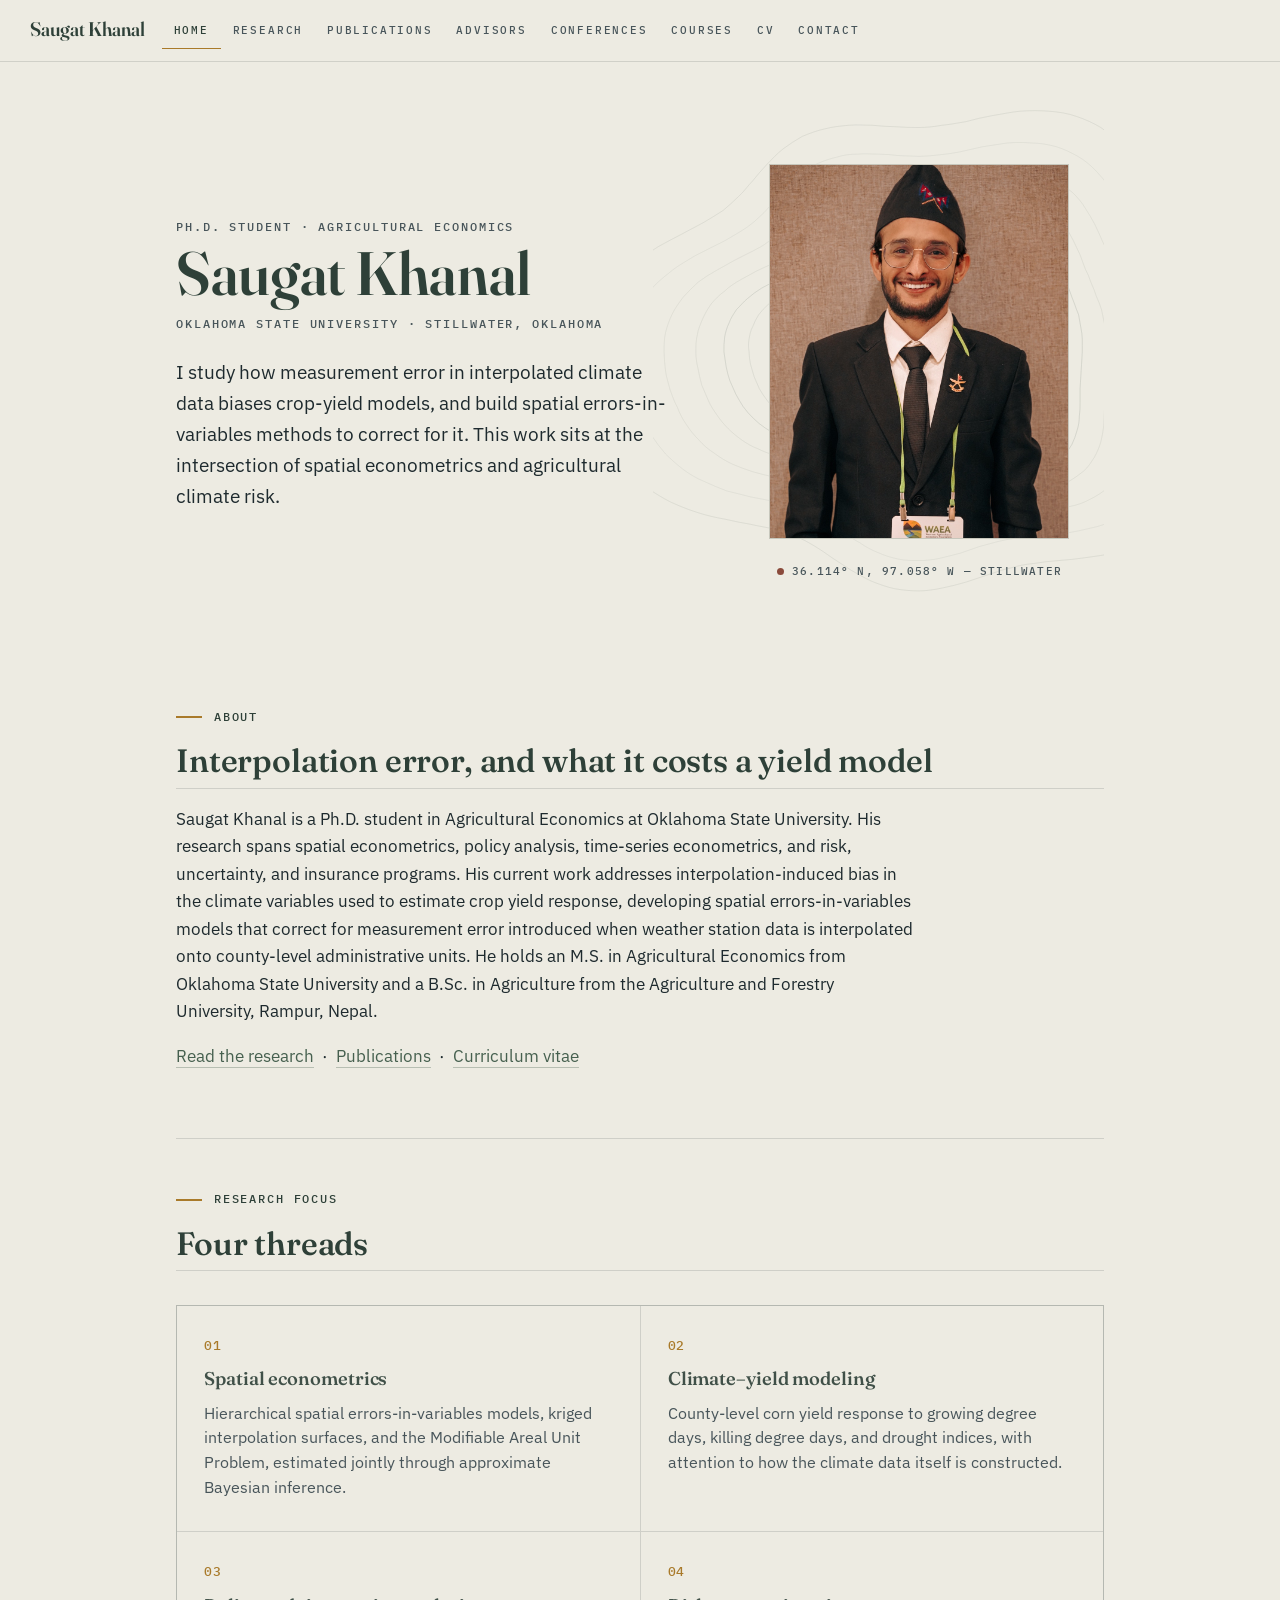
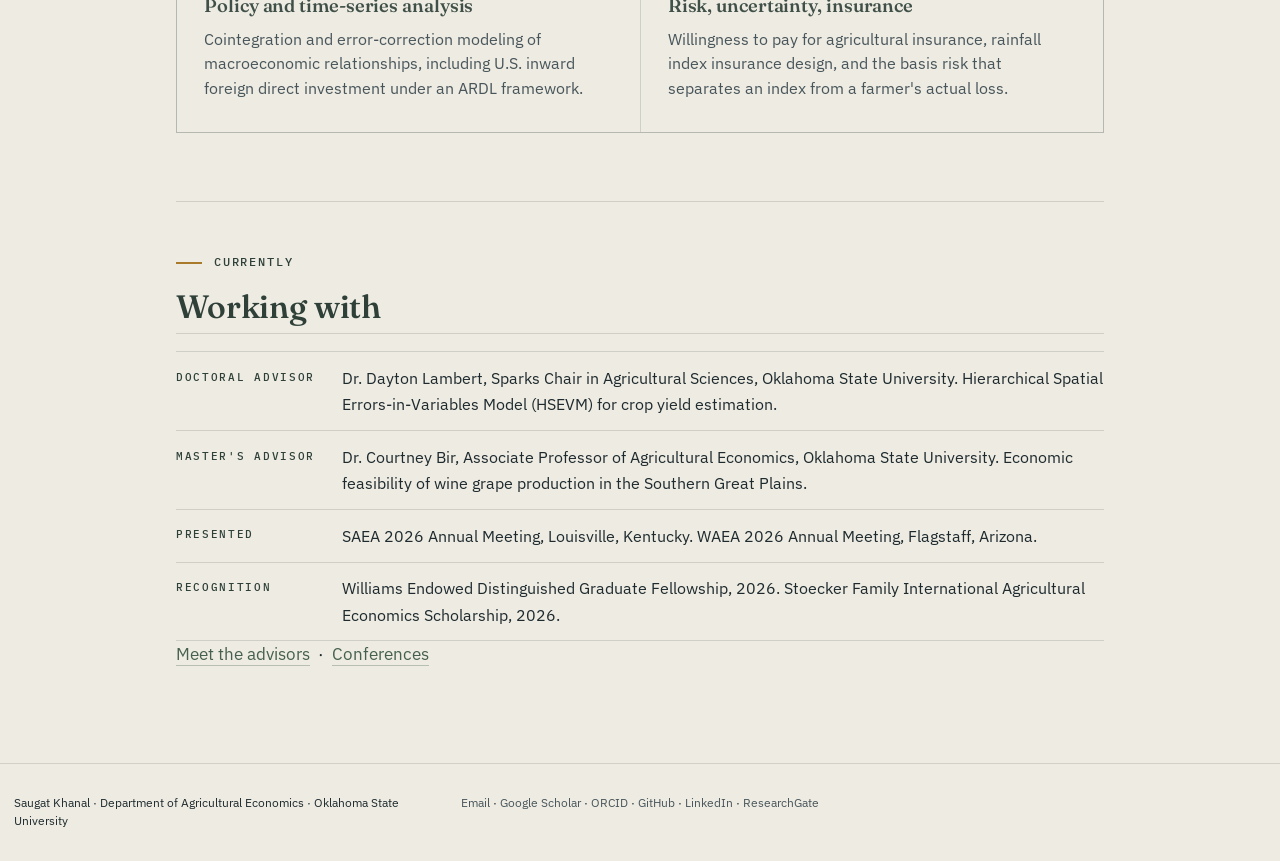
<file: index.html>
<!DOCTYPE html>
<html xmlns="http://www.w3.org/1999/xhtml" lang="en" xml:lang="en"><head>

<meta charset="utf-8">
<meta name="generator" content="quarto-1.10.18">

<meta name="viewport" content="width=device-width, initial-scale=1.0, user-scalable=yes">

<meta name="description" content="Ph.D.&nbsp;student in Agricultural Economics at Oklahoma State University. Spatial econometrics, measurement error in climate data, weather–yield modeling.">

<title>Saugat Khanal</title>
<style>
/* Default styles provided by pandoc.
** See https://pandoc.org/MANUAL.html#variables-for-html for config info.
*/
span.smallcaps{font-variant: small-caps;}
div.columns{display: flex; gap: 1.5em;}
div.column{flex: auto;}
@media screen {
div.columns{gap: min(4vw, 1.5em);}
div.column{overflow-x: auto;}
}
div.hanging-indent{margin-left: 1.5em; text-indent: -1.5em;}
ul.task-list{list-style: none;}
ul.task-list li input[type="checkbox"] {
  width: 0.8em;
  margin: 0 0.8em 0.2em -1em; /* quarto-specific, see https://github.com/quarto-dev/quarto-cli/issues/4556 */ 
  vertical-align: middle;
}
</style>


<script src="site_libs/quarto-nav/quarto-nav.js"></script>
<script src="site_libs/quarto-nav/headroom.min.js"></script>
<link href="./assets/images/favicon.svg" rel="icon" type="image/svg+xml">
<script src="site_libs/clipboard/clipboard.min.js"></script>
<script src="site_libs/quarto-html/quarto.js" type="module"></script>
<script src="site_libs/quarto-html/tabsets/tabsets.js" type="module"></script>
<script src="site_libs/quarto-html/popper.min.js"></script>
<script src="site_libs/quarto-html/tippy.umd.min.js"></script>
<link href="site_libs/quarto-html/tippy.css" rel="stylesheet">
<link href="site_libs/quarto-html/quarto-syntax-highlighting-c7e68cbf4fd09285039b7e9a23f813c3.css" rel="stylesheet" id="quarto-text-highlighting-styles">
<script src="site_libs/bootstrap/bootstrap.min.js"></script>
<link href="site_libs/bootstrap/bootstrap-icons.css" rel="stylesheet">
<link href="site_libs/bootstrap/bootstrap-620105c1d17b8cbf65cfc1bab21696d0.min.css" rel="stylesheet" append-hash="true" id="quarto-bootstrap" data-mode="light">
<script id="quarto-search-options" type="application/json">{
  "language": {
    "search-no-results-text": "No results",
    "search-matching-documents-text": "matching documents",
    "search-copy-link-title": "Copy link to search",
    "search-hide-matches-text": "Hide additional matches",
    "search-more-match-text": "more match in this document",
    "search-more-matches-text": "more matches in this document",
    "search-clear-button-title": "Clear",
    "search-text-placeholder": "",
    "search-detached-cancel-button-title": "Cancel",
    "search-submit-button-title": "Submit",
    "search-label": "Search"
  }
}</script>
<link rel="preconnect" href="https://fonts.googleapis.com">
<link rel="preconnect" href="https://fonts.gstatic.com" crossorigin="">
<link href="https://fonts.googleapis.com/css2?family=Fraunces:opsz,wght@9..144,400;9..144,500;9..144,600&amp;family=IBM+Plex+Mono:wght@400;500&amp;family=IBM+Plex+Sans:ital,wght@0,400;0,500;0,600;1,400&amp;display=swap" rel="stylesheet">
<meta name="author" content="Saugat Khanal">


<meta property="og:title" content="Saugat Khanal">
<meta property="og:description" content="Ph.D.&nbsp;student in Agricultural Economics at Oklahoma State University. Spatial econometrics, measurement error in climate data, weather–yield modeling.">
<meta property="og:image" content="https://saugatkhanal.com/assets/images/contours.svg">
<meta property="og:site_name" content="Saugat Khanal">
<meta property="og:image:alt" content="">
</head>

<body class="nav-fixed fullcontent quarto-light">

<div id="quarto-search-results"></div>
  <header id="quarto-header" class="headroom fixed-top">
    <nav class="navbar navbar-expand-lg " data-bs-theme="dark">
      <div class="navbar-container container-fluid">
      <div class="navbar-brand-container mx-auto">
    <a class="navbar-brand" href="./index.html">
    <span class="navbar-title">Saugat Khanal</span>
    </a>
  </div>
          <button class="navbar-toggler" type="button" data-bs-toggle="collapse" data-bs-target="#navbarCollapse" aria-controls="navbarCollapse" role="menu" aria-expanded="false" aria-label="Toggle navigation" onclick="if (window.quartoToggleHeadroom) { window.quartoToggleHeadroom(); }">
  <span class="navbar-toggler-icon"></span>
</button>
          <div class="collapse navbar-collapse" id="navbarCollapse">
            <ul class="navbar-nav navbar-nav-scroll me-auto">
  <li class="nav-item">
    <a class="nav-link active" href="./index.html" aria-current="page"> 
<span class="menu-text">Home</span></a>
  </li>  
  <li class="nav-item">
    <a class="nav-link" href="./research.html"> 
<span class="menu-text">Research</span></a>
  </li>  
  <li class="nav-item">
    <a class="nav-link" href="./publications.html"> 
<span class="menu-text">Publications</span></a>
  </li>  
  <li class="nav-item">
    <a class="nav-link" href="./advisors.html"> 
<span class="menu-text">Advisors</span></a>
  </li>  
  <li class="nav-item">
    <a class="nav-link" href="./conferences.html"> 
<span class="menu-text">Conferences</span></a>
  </li>  
  <li class="nav-item">
    <a class="nav-link" href="./courses.html"> 
<span class="menu-text">Courses</span></a>
  </li>  
  <li class="nav-item">
    <a class="nav-link" href="./cv.html"> 
<span class="menu-text">CV</span></a>
  </li>  
  <li class="nav-item">
    <a class="nav-link" href="./contact.html"> 
<span class="menu-text">Contact</span></a>
  </li>  
</ul>
          </div> <!-- /navcollapse -->
            <div class="quarto-navbar-tools">
</div>
      </div> <!-- /container-fluid -->
    </nav>
</header>
<!-- content -->
<div id="quarto-content" class="quarto-container page-columns page-rows-contents page-layout-article page-navbar">
<!-- sidebar -->
<!-- margin-sidebar -->
    
<!-- main -->
<main class="content" id="quarto-document-content"><header id="title-block-header" class="quarto-title-block"></header>




<section class="hero">
  <div class="hero__text">
    <div class="hero__role">Ph.D. Student · Agricultural Economics</div>
    <h1 class="hero__name">Saugat Khanal</h1>
    <div class="hero__role">Oklahoma State University · Stillwater, Oklahoma</div>
    <p class="hero__tagline">
      I study how measurement error in interpolated climate data biases
      crop-yield models, and build spatial errors-in-variables methods to
      correct for it. This work sits at the intersection of spatial
      econometrics and agricultural climate risk.
    </p>
  </div>
  <figure class="hero__figure figure">
    <img class="contours figure-img" src="assets/images/contours.svg" alt="" aria-hidden="true">
    <img class="portrait figure-img" src="assets/images/profile.jpg" alt="Portrait of Saugat Khanal" fetchpriority="high" width="600" height="750">
    <figcaption class="station-marker">36.114° N, 97.058° W — STILLWATER</figcaption>
  </figure>
</section>
<div class="section-head">
  <div class="eyebrow">About</div>
  <h2>Interpolation error, and what it costs a yield model</h2>
</div>
<p>Saugat Khanal is a Ph.D.&nbsp;student in Agricultural Economics at Oklahoma State University. His research spans spatial econometrics, policy analysis, time-series econometrics, and risk, uncertainty, and insurance programs. His current work addresses interpolation-induced bias in the climate variables used to estimate crop yield response, developing spatial errors-in-variables models that correct for measurement error introduced when weather station data is interpolated onto county-level administrative units. He holds an M.S. in Agricultural Economics from Oklahoma State University and a B.Sc. in Agriculture from the Agriculture and Forestry University, Rampur, Nepal.</p>
<p><a href="./research.html">Read the research</a> &nbsp;·&nbsp; <a href="./publications.html">Publications</a> &nbsp;·&nbsp; <a href="./cv.html">Curriculum vitae</a></p>
<div class="section-head">
  <div class="eyebrow">Research focus</div>
  <h2>Four threads</h2>
</div>
<div class="method-grid">
  <div class="method">
    <span class="method__index">01</span>
    <h3 class="method__title">Spatial econometrics</h3>
    <p class="method__body">
      Hierarchical spatial errors-in-variables models, kriged interpolation
      surfaces, and the Modifiable Areal Unit Problem, estimated jointly through
      approximate Bayesian inference.
    </p>
  </div>
  <div class="method">
    <span class="method__index">02</span>
    <h3 class="method__title">Climate–yield modeling</h3>
    <p class="method__body">
      County-level corn yield response to growing degree days, killing degree
      days, and drought indices, with attention to how the climate data itself
      is constructed.
    </p>
  </div>
  <div class="method">
    <span class="method__index">03</span>
    <h3 class="method__title">Policy and time-series analysis</h3>
    <p class="method__body">
      Cointegration and error-correction modeling of macroeconomic
      relationships, including U.S. inward foreign direct investment under an
      ARDL framework.
    </p>
  </div>
  <div class="method">
    <span class="method__index">04</span>
    <h3 class="method__title">Risk, uncertainty, insurance</h3>
    <p class="method__body">
      Willingness to pay for agricultural insurance, rainfall index insurance
      design, and the basis risk that separates an index from a farmer's actual
      loss.
    </p>
  </div>
</div>
<div class="section-head">
  <div class="eyebrow">Currently</div>
  <h2>Working with</h2>
</div>
<ul class="facts">
  <li>
    <strong>Doctoral advisor</strong>
    <span>Dr. Dayton Lambert, Sparks Chair in Agricultural Sciences, Oklahoma
    State University. Hierarchical Spatial Errors-in-Variables Model (HSEVM)
    for crop yield estimation.</span>
  </li>
  <li>
    <strong>Master's advisor</strong>
    <span>Dr. Courtney Bir, Associate Professor of Agricultural Economics,
    Oklahoma State University. Economic feasibility of wine grape production in
    the Southern Great Plains.</span>
  </li>
  <li>
    <strong>Presented</strong>
    <span>SAEA 2026 Annual Meeting, Louisville, Kentucky. WAEA 2026 Annual
    Meeting, Flagstaff, Arizona.</span>
  </li>
  <li>
    <strong>Recognition</strong>
    <span>Williams Endowed Distinguished Graduate Fellowship, 2026. Stoecker
    Family International Agricultural Economics Scholarship, 2026.</span>
  </li>
</ul>
<p><a href="./advisors.html">Meet the advisors</a> &nbsp;·&nbsp; <a href="./conferences.html">Conferences</a></p>



</main> <!-- /main -->
<script id="quarto-html-after-body" type="application/javascript">
  window.document.addEventListener("DOMContentLoaded", function (event) {
    const isCodeAnnotation = (el) => {
      for (const clz of el.classList) {
        if (clz.startsWith('code-annotation-')) {                     
          return true;
        }
      }
      return false;
    }
    const onCopySuccess = function(e) {
      // button target
      const button = e.trigger;
      // don't keep focus
      button.blur();
      // flash "checked"
      button.classList.add('code-copy-button-checked');
      var currentTitle = button.getAttribute("title");
      button.setAttribute("title", "Copied!");
      let tooltip;
      if (window.bootstrap) {
        button.setAttribute("data-bs-toggle", "tooltip");
        button.setAttribute("data-bs-placement", "left");
        button.setAttribute("data-bs-title", "Copied!");
        tooltip = new bootstrap.Tooltip(button, 
          { trigger: "manual", 
            customClass: "code-copy-button-tooltip",
            offset: [0, -8]});
        tooltip.show();    
      }
      setTimeout(function() {
        if (tooltip) {
          tooltip.hide();
          button.removeAttribute("data-bs-title");
          button.removeAttribute("data-bs-toggle");
          button.removeAttribute("data-bs-placement");
        }
        button.setAttribute("title", currentTitle);
        button.classList.remove('code-copy-button-checked');
      }, 1000);
      // clear code selection
      e.clearSelection();
    }
    const getTextToCopy = function(trigger) {
      const outerScaffold = trigger.parentElement.cloneNode(true);
      const codeEl = outerScaffold.querySelector('code');
      for (const childEl of codeEl.children) {
        if (isCodeAnnotation(childEl)) {
          childEl.remove();
        }
      }
      return codeEl.innerText;
    }
    const clipboard = new window.ClipboardJS('.code-copy-button:not([data-in-quarto-modal])', {
      text: getTextToCopy
    });
    clipboard.on('success', onCopySuccess);
    if (window.document.getElementById('quarto-embedded-source-code-modal')) {
      const clipboardModal = new window.ClipboardJS('.code-copy-button[data-in-quarto-modal]', {
        text: getTextToCopy,
        container: window.document.getElementById('quarto-embedded-source-code-modal')
      });
      clipboardModal.on('success', onCopySuccess);
    }
      var localhostRegex = new RegExp(/^(?:http|https):\/\/localhost\:?[0-9]*\//);
      var mailtoRegex = new RegExp(/^mailto:/);
        var filterRegex = new RegExp("https:\/\/saugatkhanal\.com");
      var isInternal = (href) => {
          return filterRegex.test(href) || localhostRegex.test(href) || mailtoRegex.test(href);
      }
      // Inspect non-navigation links and adorn them if external
     var links = window.document.querySelectorAll('a[href]:not(.nav-link):not(.navbar-brand):not(.toc-action):not(.sidebar-link):not(.sidebar-item-toggle):not(.pagination-link):not(.no-external):not([aria-hidden]):not(.dropdown-item):not(.quarto-navigation-tool):not(.about-link)');
      for (var i=0; i<links.length; i++) {
        const link = links[i];
        if (!isInternal(link.href)) {
          // undo the damage that might have been done by quarto-nav.js in the case of
          // links that we want to consider external
          if (link.dataset.originalHref !== undefined) {
            link.href = link.dataset.originalHref;
          }
            // target, if specified
            link.setAttribute("target", "_blank");
            if (link.getAttribute("rel") === null) {
              link.setAttribute("rel", "noopener");
            }
        }
      }
    function tippyHover(el, contentFn, onTriggerFn, onUntriggerFn) {
      const config = {
        allowHTML: true,
        maxWidth: 500,
        delay: 100,
        arrow: false,
        appendTo: function(el) {
            return el.parentElement;
        },
        interactive: true,
        interactiveBorder: 10,
        theme: 'quarto',
        placement: 'bottom-start',
      };
      if (contentFn) {
        config.content = contentFn;
      }
      if (onTriggerFn) {
        config.onTrigger = onTriggerFn;
      }
      if (onUntriggerFn) {
        config.onUntrigger = onUntriggerFn;
      }
      window.tippy(el, config); 
    }
    const noterefs = window.document.querySelectorAll('a[role="doc-noteref"]');
    for (var i=0; i<noterefs.length; i++) {
      const ref = noterefs[i];
      tippyHover(ref, function() {
        // use id or data attribute instead here
        let href = ref.getAttribute('data-footnote-href') || ref.getAttribute('href');
        try { href = new URL(href).hash; } catch {}
        const id = href.replace(/^#\/?/, "");
        const note = window.document.getElementById(id);
        if (note) {
          return note.innerHTML;
        } else {
          return "";
        }
      });
    }
    const xrefs = window.document.querySelectorAll('a.quarto-xref');
    const processXRef = (id, note) => {
      // Strip column container classes
      const stripColumnClz = (el) => {
        el.classList.remove("page-full", "page-columns");
        if (el.children) {
          for (const child of el.children) {
            stripColumnClz(child);
          }
        }
      }
      stripColumnClz(note)
      if (id === null || id.startsWith('sec-')) {
        // Special case sections, only their first couple elements
        const container = document.createElement("div");
        if (note.children && note.children.length > 2) {
          container.appendChild(note.children[0].cloneNode(true));
          for (let i = 1; i < note.children.length; i++) {
            const child = note.children[i];
            if (child.tagName === "P" && child.innerText === "") {
              continue;
            } else {
              container.appendChild(child.cloneNode(true));
              break;
            }
          }
          if (window.Quarto?.typesetMath) {
            window.Quarto.typesetMath(container);
          }
          return container.innerHTML
        } else {
          if (window.Quarto?.typesetMath) {
            window.Quarto.typesetMath(note);
          }
          return note.innerHTML;
        }
      } else {
        // Remove any anchor links if they are present
        const anchorLink = note.querySelector('a.anchorjs-link');
        if (anchorLink) {
          anchorLink.remove();
        }
        if (window.Quarto?.typesetMath) {
          window.Quarto.typesetMath(note);
        }
        if (note.classList.contains("callout")) {
          return note.outerHTML;
        } else {
          return note.innerHTML;
        }
      }
    }
    for (var i=0; i<xrefs.length; i++) {
      const xref = xrefs[i];
      tippyHover(xref, undefined, function(instance) {
        instance.disable();
        let url = xref.getAttribute('href');
        let hash = undefined; 
        if (url.startsWith('#')) {
          hash = url;
        } else {
          try { hash = new URL(url).hash; } catch {}
        }
        if (hash) {
          const id = hash.replace(/^#\/?/, "");
          const note = window.document.getElementById(id);
          if (note !== null) {
            try {
              const html = processXRef(id, note.cloneNode(true));
              instance.setContent(html);
            } finally {
              instance.enable();
              instance.show();
            }
          } else {
            // See if we can fetch this
            fetch(url.split('#')[0])
            .then(res => res.text())
            .then(html => {
              const parser = new DOMParser();
              const htmlDoc = parser.parseFromString(html, "text/html");
              const note = htmlDoc.getElementById(id);
              if (note !== null) {
                const html = processXRef(id, note);
                instance.setContent(html);
              } 
            }).finally(() => {
              instance.enable();
              instance.show();
            });
          }
        } else {
          // See if we can fetch a full url (with no hash to target)
          // This is a special case and we should probably do some content thinning / targeting
          fetch(url)
          .then(res => res.text())
          .then(html => {
            const parser = new DOMParser();
            const htmlDoc = parser.parseFromString(html, "text/html");
            const note = htmlDoc.querySelector('main.content');
            if (note !== null) {
              // This should only happen for chapter cross references
              // (since there is no id in the URL)
              // remove the first header
              if (note.children.length > 0 && note.children[0].tagName === "HEADER") {
                note.children[0].remove();
              }
              const html = processXRef(null, note);
              instance.setContent(html);
            } 
          }).finally(() => {
            instance.enable();
            instance.show();
          });
        }
      }, function(instance) {
      });
    }
        let selectedAnnoteEl;
        const selectorForAnnotation = ( cell, annotation) => {
          let cellAttr = 'data-code-cell="' + cell + '"';
          let lineAttr = 'data-code-annotation="' +  annotation + '"';
          const selector = 'span[' + cellAttr + '][' + lineAttr + ']';
          return selector;
        }
        const selectCodeLines = (annoteEl) => {
          const doc = window.document;
          const targetCell = annoteEl.getAttribute("data-target-cell");
          const targetAnnotation = annoteEl.getAttribute("data-target-annotation");
          const annoteSpan = window.document.querySelector(selectorForAnnotation(targetCell, targetAnnotation));
          const lines = annoteSpan.getAttribute("data-code-lines").split(",");
          const lineIds = lines.map((line) => {
            return targetCell + "-" + line;
          })
          let top = null;
          let height = null;
          let parent = null;
          if (lineIds.length > 0) {
              //compute the position of the single el (top and bottom and make a div)
              const el = window.document.getElementById(lineIds[0]);
              top = el.offsetTop;
              height = el.offsetHeight;
              parent = el.parentElement.parentElement;
            if (lineIds.length > 1) {
              const lastEl = window.document.getElementById(lineIds[lineIds.length - 1]);
              const bottom = lastEl.offsetTop + lastEl.offsetHeight;
              height = bottom - top;
            }
            if (top !== null && height !== null && parent !== null) {
              // cook up a div (if necessary) and position it 
              let div = window.document.getElementById("code-annotation-line-highlight");
              if (div === null) {
                div = window.document.createElement("div");
                div.setAttribute("id", "code-annotation-line-highlight");
                div.style.position = 'absolute';
                parent.appendChild(div);
              }
              div.style.top = top - 2 + "px";
              div.style.height = height + 4 + "px";
              div.style.left = 0;
              let gutterDiv = window.document.getElementById("code-annotation-line-highlight-gutter");
              if (gutterDiv === null) {
                gutterDiv = window.document.createElement("div");
                gutterDiv.setAttribute("id", "code-annotation-line-highlight-gutter");
                gutterDiv.style.position = 'absolute';
                const codeCell = window.document.getElementById(targetCell);
                const gutter = codeCell.querySelector('.code-annotation-gutter');
                gutter.appendChild(gutterDiv);
              }
              gutterDiv.style.top = top - 2 + "px";
              gutterDiv.style.height = height + 4 + "px";
            }
            selectedAnnoteEl = annoteEl;
          }
        };
        const unselectCodeLines = () => {
          const elementsIds = ["code-annotation-line-highlight", "code-annotation-line-highlight-gutter"];
          elementsIds.forEach((elId) => {
            const div = window.document.getElementById(elId);
            if (div) {
              div.remove();
            }
          });
          selectedAnnoteEl = undefined;
        };
          // Handle positioning of the toggle
      window.addEventListener(
        "resize",
        throttle(() => {
          elRect = undefined;
          if (selectedAnnoteEl) {
            selectCodeLines(selectedAnnoteEl);
          }
        }, 10)
      );
      function throttle(fn, ms) {
      let throttle = false;
      let timer;
        return (...args) => {
          if(!throttle) { // first call gets through
              fn.apply(this, args);
              throttle = true;
          } else { // all the others get throttled
              if(timer) clearTimeout(timer); // cancel #2
              timer = setTimeout(() => {
                fn.apply(this, args);
                timer = throttle = false;
              }, ms);
          }
        };
      }
        // Attach click handler to the DT
        const annoteDls = window.document.querySelectorAll('dt[data-target-cell]');
        for (const annoteDlNode of annoteDls) {
          annoteDlNode.addEventListener('click', (event) => {
            const clickedEl = event.target;
            if (clickedEl !== selectedAnnoteEl) {
              unselectCodeLines();
              const activeEl = window.document.querySelector('dt[data-target-cell].code-annotation-active');
              if (activeEl) {
                activeEl.classList.remove('code-annotation-active');
              }
              selectCodeLines(clickedEl);
              clickedEl.classList.add('code-annotation-active');
            } else {
              // Unselect the line
              unselectCodeLines();
              clickedEl.classList.remove('code-annotation-active');
            }
          });
        }
    const findCites = (el) => {
      const parentEl = el.parentElement;
      if (parentEl) {
        const cites = parentEl.dataset.cites;
        if (cites) {
          return {
            el,
            cites: cites.split(' ')
          };
        } else {
          return findCites(el.parentElement)
        }
      } else {
        return undefined;
      }
    };
    var bibliorefs = window.document.querySelectorAll('a[role="doc-biblioref"]');
    for (var i=0; i<bibliorefs.length; i++) {
      const ref = bibliorefs[i];
      const citeInfo = findCites(ref);
      if (citeInfo) {
        tippyHover(citeInfo.el, function() {
          var popup = window.document.createElement('div');
          citeInfo.cites.forEach(function(cite) {
            var citeDiv = window.document.createElement('div');
            citeDiv.classList.add('hanging-indent');
            citeDiv.classList.add('csl-entry');
            var biblioDiv = window.document.getElementById('ref-' + cite);
            if (biblioDiv) {
              citeDiv.innerHTML = biblioDiv.innerHTML;
            }
            popup.appendChild(citeDiv);
          });
          return popup.innerHTML;
        });
      }
    }
  });
  </script>
</div> <!-- /content -->
<footer class="footer">
  <div class="nav-footer">
    <div class="nav-footer-left">
<p>Saugat Khanal · Department of Agricultural Economics · Oklahoma State University</p>
</div>   
    <div class="nav-footer-center">
<p><a href="mailto:saugat.khanal@okstate.edu">Email</a> · <a href="https://scholar.google.com/citations?user=a7dtE0YAAAAJ&amp;hl=en">Google Scholar</a> · <a href="https://orcid.org/0000-0002-9146-7428">ORCID</a> · <a href="https://github.com/Saugat2000">GitHub</a> · <a href="https://www.linkedin.com/in/saugat-khanal-714090275/">LinkedIn</a> · <a href="https://www.researchgate.net/profile/Saugat-Khanal-3?ev=hdr_xprf">ResearchGate</a></p>
</div>
    <div class="nav-footer-right">
      &nbsp;
    </div>
  </div>
</footer>




</body></html>
</file>
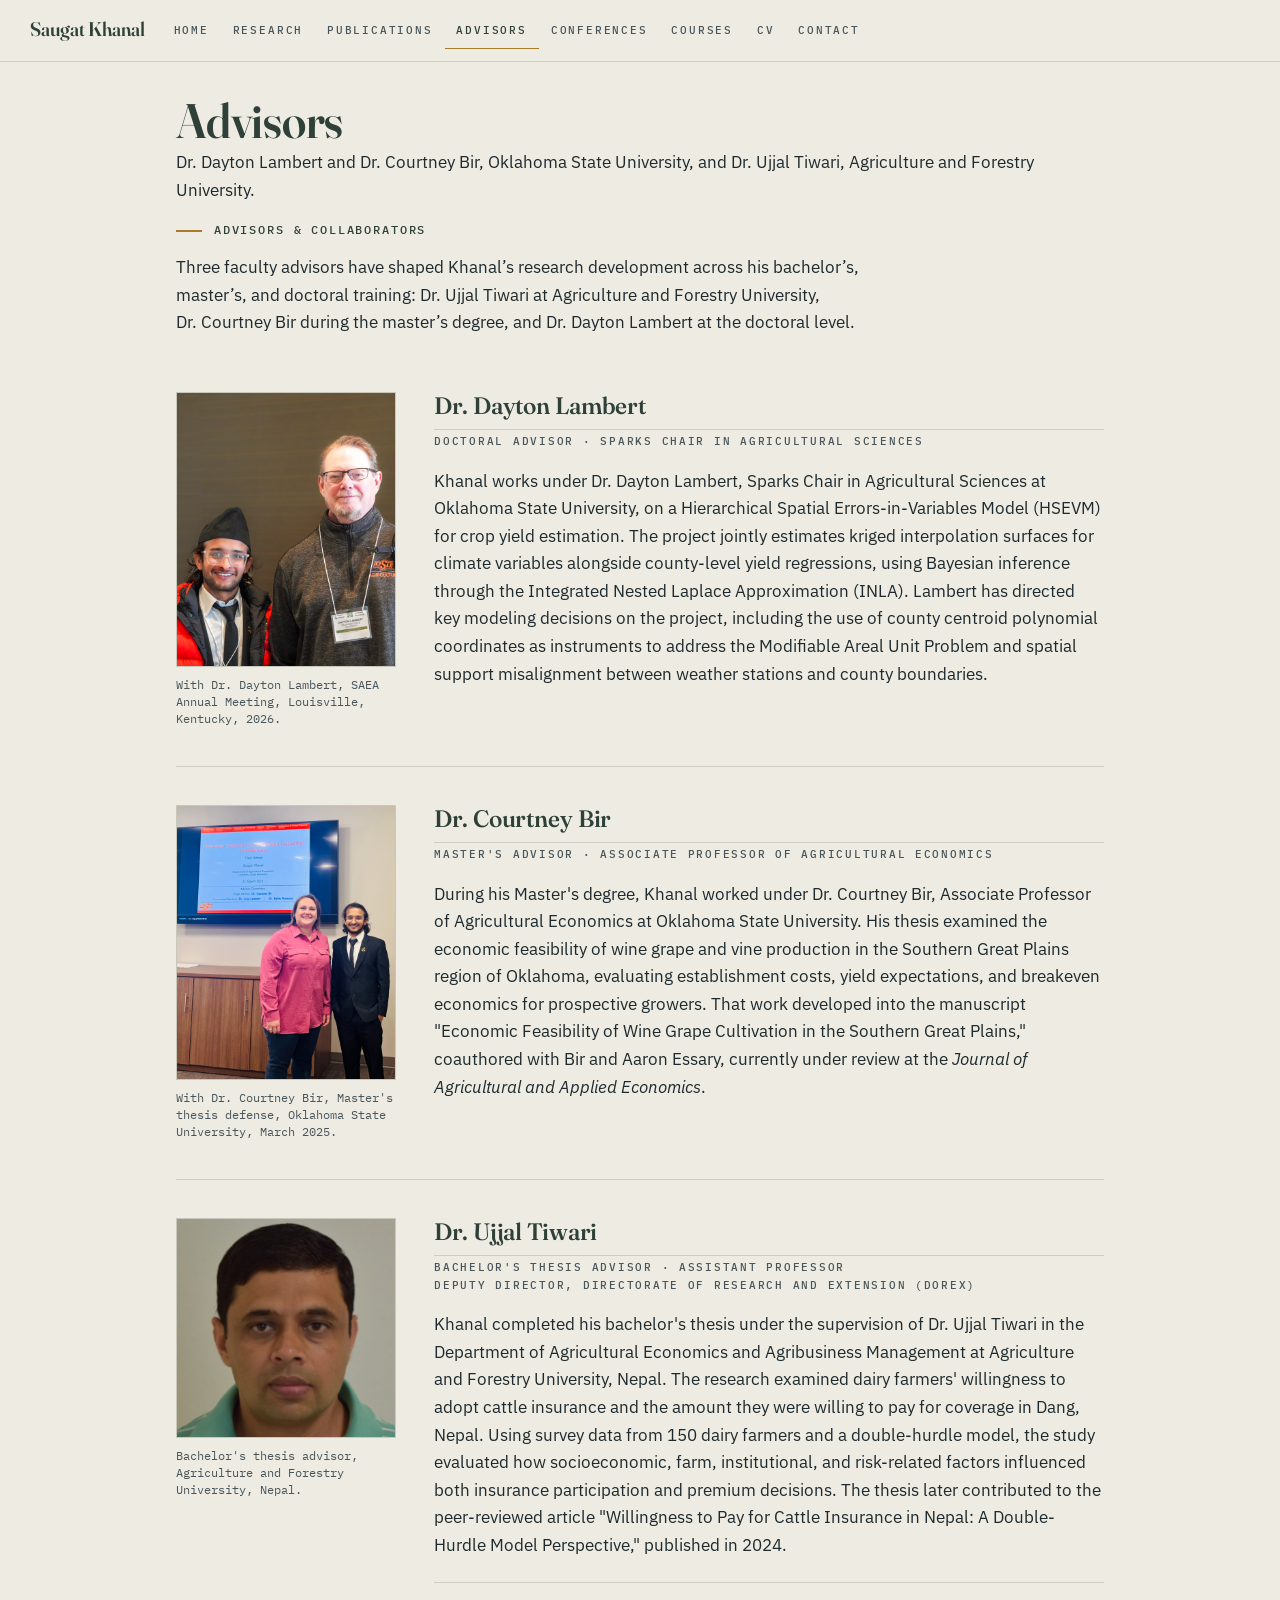
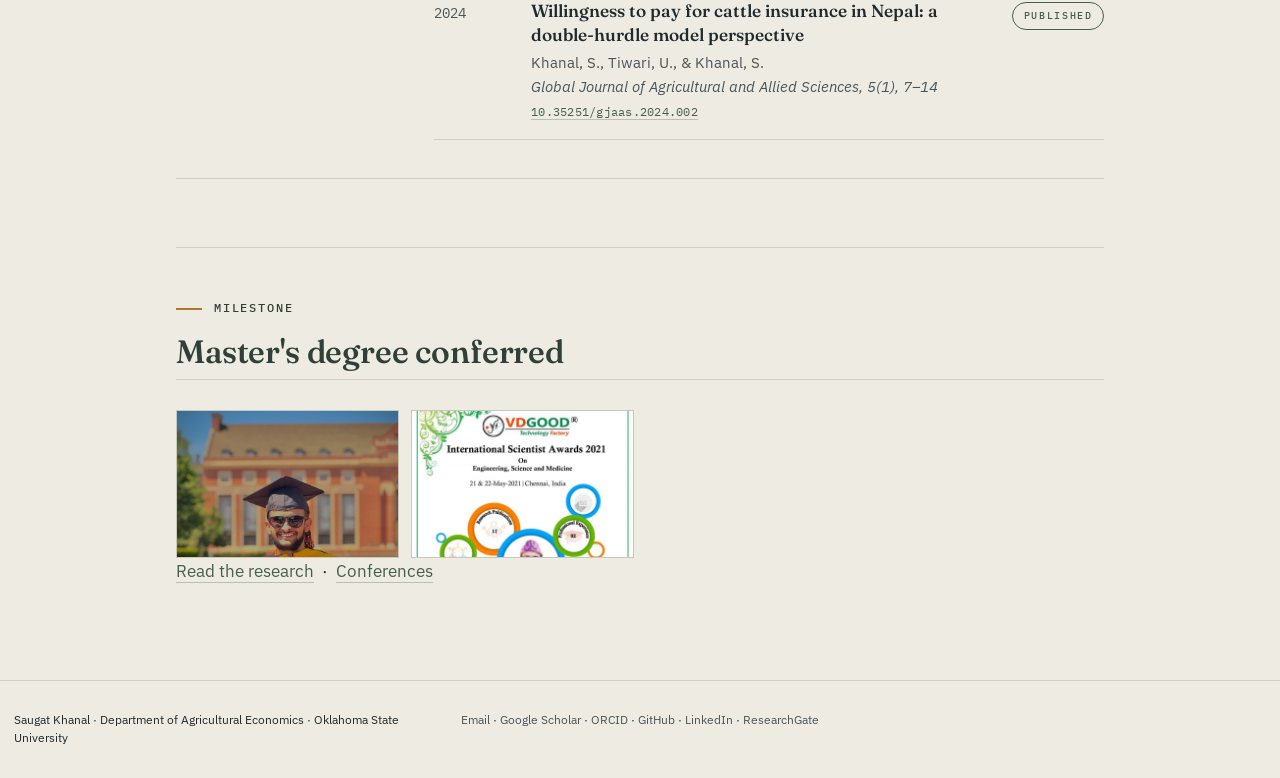
<file: advisors.html>
<!DOCTYPE html>
<html xmlns="http://www.w3.org/1999/xhtml" lang="en" xml:lang="en"><head>

<meta charset="utf-8">
<meta name="generator" content="quarto-1.10.18">

<meta name="viewport" content="width=device-width, initial-scale=1.0, user-scalable=yes">

<meta name="description" content="Dr.&nbsp;Dayton Lambert and Dr.&nbsp;Courtney Bir, Oklahoma State University, and Dr.&nbsp;Ujjal Tiwari, Agriculture and Forestry University.">

<title>Advisors – Saugat Khanal</title>
<style>
/* Default styles provided by pandoc.
** See https://pandoc.org/MANUAL.html#variables-for-html for config info.
*/
span.smallcaps{font-variant: small-caps;}
div.columns{display: flex; gap: 1.5em;}
div.column{flex: auto;}
@media screen {
div.columns{gap: min(4vw, 1.5em);}
div.column{overflow-x: auto;}
}
div.hanging-indent{margin-left: 1.5em; text-indent: -1.5em;}
ul.task-list{list-style: none;}
ul.task-list li input[type="checkbox"] {
  width: 0.8em;
  margin: 0 0.8em 0.2em -1em; /* quarto-specific, see https://github.com/quarto-dev/quarto-cli/issues/4556 */ 
  vertical-align: middle;
}
</style>


<script src="site_libs/quarto-nav/quarto-nav.js"></script>
<script src="site_libs/quarto-nav/headroom.min.js"></script>
<link href="./assets/images/favicon.svg" rel="icon" type="image/svg+xml">
<script src="site_libs/clipboard/clipboard.min.js"></script>
<script src="site_libs/quarto-html/quarto.js" type="module"></script>
<script src="site_libs/quarto-html/tabsets/tabsets.js" type="module"></script>
<script src="site_libs/quarto-html/popper.min.js"></script>
<script src="site_libs/quarto-html/tippy.umd.min.js"></script>
<link href="site_libs/quarto-html/tippy.css" rel="stylesheet">
<link href="site_libs/quarto-html/quarto-syntax-highlighting-c7e68cbf4fd09285039b7e9a23f813c3.css" rel="stylesheet" id="quarto-text-highlighting-styles">
<script src="site_libs/bootstrap/bootstrap.min.js"></script>
<link href="site_libs/bootstrap/bootstrap-icons.css" rel="stylesheet">
<link href="site_libs/bootstrap/bootstrap-620105c1d17b8cbf65cfc1bab21696d0.min.css" rel="stylesheet" append-hash="true" id="quarto-bootstrap" data-mode="light">
<script id="quarto-search-options" type="application/json">{
  "language": {
    "search-no-results-text": "No results",
    "search-matching-documents-text": "matching documents",
    "search-copy-link-title": "Copy link to search",
    "search-hide-matches-text": "Hide additional matches",
    "search-more-match-text": "more match in this document",
    "search-more-matches-text": "more matches in this document",
    "search-clear-button-title": "Clear",
    "search-text-placeholder": "",
    "search-detached-cancel-button-title": "Cancel",
    "search-submit-button-title": "Submit",
    "search-label": "Search"
  }
}</script>
<link rel="preconnect" href="https://fonts.googleapis.com">
<link rel="preconnect" href="https://fonts.gstatic.com" crossorigin="">
<link href="https://fonts.googleapis.com/css2?family=Fraunces:opsz,wght@9..144,400;9..144,500;9..144,600&amp;family=IBM+Plex+Mono:wght@400;500&amp;family=IBM+Plex+Sans:ital,wght@0,400;0,500;0,600;1,400&amp;display=swap" rel="stylesheet">
<meta name="author" content="Saugat Khanal">


<meta property="og:title" content="Advisors – Saugat Khanal">
<meta property="og:description" content="Dr.&nbsp;Dayton Lambert and Dr.&nbsp;Courtney Bir, Oklahoma State University, and Dr.&nbsp;Ujjal Tiwari, Agriculture and Forestry University.">
<meta property="og:image" content="https://saugatkhanal.com/assets/images/lambert.jpg">
<meta property="og:site_name" content="Saugat Khanal">
<meta property="og:image:alt" content="Saugat Khanal with Dr. Dayton Lambert at the SAEA 2026 Annual Meeting">
</head>

<body class="nav-fixed fullcontent quarto-light">

<div id="quarto-search-results"></div>
  <header id="quarto-header" class="headroom fixed-top">
    <nav class="navbar navbar-expand-lg " data-bs-theme="dark">
      <div class="navbar-container container-fluid">
      <div class="navbar-brand-container mx-auto">
    <a class="navbar-brand" href="./index.html">
    <span class="navbar-title">Saugat Khanal</span>
    </a>
  </div>
          <button class="navbar-toggler" type="button" data-bs-toggle="collapse" data-bs-target="#navbarCollapse" aria-controls="navbarCollapse" role="menu" aria-expanded="false" aria-label="Toggle navigation" onclick="if (window.quartoToggleHeadroom) { window.quartoToggleHeadroom(); }">
  <span class="navbar-toggler-icon"></span>
</button>
          <div class="collapse navbar-collapse" id="navbarCollapse">
            <ul class="navbar-nav navbar-nav-scroll me-auto">
  <li class="nav-item">
    <a class="nav-link" href="./index.html"> 
<span class="menu-text">Home</span></a>
  </li>  
  <li class="nav-item">
    <a class="nav-link" href="./research.html"> 
<span class="menu-text">Research</span></a>
  </li>  
  <li class="nav-item">
    <a class="nav-link" href="./publications.html"> 
<span class="menu-text">Publications</span></a>
  </li>  
  <li class="nav-item">
    <a class="nav-link active" href="./advisors.html" aria-current="page"> 
<span class="menu-text">Advisors</span></a>
  </li>  
  <li class="nav-item">
    <a class="nav-link" href="./conferences.html"> 
<span class="menu-text">Conferences</span></a>
  </li>  
  <li class="nav-item">
    <a class="nav-link" href="./courses.html"> 
<span class="menu-text">Courses</span></a>
  </li>  
  <li class="nav-item">
    <a class="nav-link" href="./cv.html"> 
<span class="menu-text">CV</span></a>
  </li>  
  <li class="nav-item">
    <a class="nav-link" href="./contact.html"> 
<span class="menu-text">Contact</span></a>
  </li>  
</ul>
          </div> <!-- /navcollapse -->
            <div class="quarto-navbar-tools">
</div>
      </div> <!-- /container-fluid -->
    </nav>
</header>
<!-- content -->
<div id="quarto-content" class="quarto-container page-columns page-rows-contents page-layout-article page-navbar">
<!-- sidebar -->
<!-- margin-sidebar -->
    
<!-- main -->
<main class="content" id="quarto-document-content">

<header id="title-block-header" class="quarto-title-block default">
<div class="quarto-title">
<h1 class="title">Advisors</h1>
</div>

<div>
  <div class="description">
    Dr.&nbsp;Dayton Lambert and Dr.&nbsp;Courtney Bir, Oklahoma State University, and Dr.&nbsp;Ujjal Tiwari, Agriculture and Forestry University.
  </div>
</div>


<div class="quarto-title-meta">

    
  
    
  </div>
  


</header>


<div class="eyebrow">Advisors &amp; collaborators</div>
<p>Three faculty advisors have shaped Khanal’s research development across his bachelor’s, master’s, and doctoral training: Dr.&nbsp;Ujjal Tiwari at Agriculture and Forestry University, Dr.&nbsp;Courtney Bir during the master’s degree, and Dr.&nbsp;Dayton Lambert at the doctoral level.</p>
<div class="person">
  <div>
    <img class="person__photo" src="assets/images/lambert.jpg" alt="Saugat Khanal with Dr. Dayton Lambert at the SAEA 2026 Annual Meeting">
    <div class="person__caption">With Dr. Dayton Lambert, SAEA Annual Meeting, Louisville, Kentucky, 2026.</div>
  </div>
  <div>
    <h2 class="person__name">Dr. Dayton Lambert</h2>
    <div class="person__role">Doctoral advisor · Sparks Chair in Agricultural Sciences</div>
    <p>
      Khanal works under Dr. Dayton Lambert, Sparks Chair in Agricultural
      Sciences at Oklahoma State University, on a Hierarchical Spatial
      Errors-in-Variables Model (HSEVM) for crop yield estimation. The project
      jointly estimates kriged interpolation surfaces for climate variables
      alongside county-level yield regressions, using Bayesian inference through
      the Integrated Nested Laplace Approximation (INLA). Lambert has directed
      key modeling decisions on the project, including the use of county
      centroid polynomial coordinates as instruments to address the Modifiable
      Areal Unit Problem and spatial support misalignment between weather
      stations and county boundaries.
    </p>
  </div>
</div>
<div class="person">
  <div>
    <img class="person__photo" src="assets/images/bir.jpg" alt="Saugat Khanal with Dr. Courtney Bir at his Master's thesis defense">
    <div class="person__caption">With Dr. Courtney Bir, Master's thesis defense, Oklahoma State University, March 2025.</div>
  </div>
  <div>
    <h2 class="person__name">Dr. Courtney Bir</h2>
    <div class="person__role">Master's advisor · Associate Professor of Agricultural Economics</div>
    <p>
      During his Master's degree, Khanal worked under Dr. Courtney Bir,
      Associate Professor of Agricultural Economics at Oklahoma State
      University. His thesis examined the economic feasibility of wine grape and
      vine production in the Southern Great Plains region of Oklahoma,
      evaluating establishment costs, yield expectations, and breakeven
      economics for prospective growers. That work developed into the manuscript
      "Economic Feasibility of Wine Grape Cultivation in the Southern Great
      Plains," coauthored with Bir and Aaron Essary, currently under review at
      the <em>Journal of Agricultural and Applied Economics</em>.
    </p>
  </div>
</div>
<div class="person">
  <div>
    <img class="person__photo person__photo--square" src="assets/images/tiwari.jpg" alt="Dr. Ujjal Tiwari, bachelor's thesis advisor at Agriculture and Forestry University">
    <div class="person__caption">Bachelor's thesis advisor, Agriculture and Forestry University, Nepal.</div>
  </div>
  <div>
    <h2 class="person__name">Dr. Ujjal Tiwari</h2>
    <div class="person__role">Bachelor's thesis advisor · Assistant Professor<br>Deputy Director, Directorate of Research and Extension (DoREX)</div>
    <p>
      Khanal completed his bachelor's thesis under the supervision of Dr. Ujjal
      Tiwari in the Department of Agricultural Economics and Agribusiness
      Management at Agriculture and Forestry University, Nepal. The research
      examined dairy farmers' willingness to adopt cattle insurance and the
      amount they were willing to pay for coverage in Dang, Nepal. Using survey
      data from 150 dairy farmers and a double-hurdle model, the study evaluated
      how socioeconomic, farm, institutional, and risk-related factors
      influenced both insurance participation and premium decisions. The thesis
      later contributed to the peer-reviewed article "Willingness to Pay for
      Cattle Insurance in Nepal: A Double-Hurdle Model Perspective," published
      in 2024.
    </p>
    <ul class="pub-list">
      <li class="pub">
        <div class="pub__year">2024</div>
        <div>
          <p class="pub__title">Willingness to pay for cattle insurance in Nepal: a double-hurdle model perspective</p>
          <p class="pub__meta">Khanal, S., Tiwari, U., &amp; Khanal, S.<br><em>Global Journal of Agricultural and Allied Sciences, 5(1), 7–14</em><br><a class="pub__doi" href="https://doi.org/10.35251/gjaas.2024.002">10.35251/gjaas.2024.002</a></p>
        </div>
        <div class="pub__tag">Published</div>
      </li>
    </ul>
  </div>
</div>
<div class="section-head">
  <div class="eyebrow">Milestone</div>
  <h2>Master's degree conferred</h2>
</div>
<div class="gallery">
  <img src="assets/images/graduation.jpg" alt="Saugat Khanal at his Master's graduation, Oklahoma State University" loading="lazy">
  <img src="assets/images/award.jpg" alt="International Scientist Award (Emerging Scientist Award) certificate" loading="lazy">
</div>
<p><a href="./research.html">Read the research</a> &nbsp;·&nbsp; <a href="./conferences.html">Conferences</a></p>



</main> <!-- /main -->
<script id="quarto-html-after-body" type="application/javascript">
  window.document.addEventListener("DOMContentLoaded", function (event) {
    const isCodeAnnotation = (el) => {
      for (const clz of el.classList) {
        if (clz.startsWith('code-annotation-')) {                     
          return true;
        }
      }
      return false;
    }
    const onCopySuccess = function(e) {
      // button target
      const button = e.trigger;
      // don't keep focus
      button.blur();
      // flash "checked"
      button.classList.add('code-copy-button-checked');
      var currentTitle = button.getAttribute("title");
      button.setAttribute("title", "Copied!");
      let tooltip;
      if (window.bootstrap) {
        button.setAttribute("data-bs-toggle", "tooltip");
        button.setAttribute("data-bs-placement", "left");
        button.setAttribute("data-bs-title", "Copied!");
        tooltip = new bootstrap.Tooltip(button, 
          { trigger: "manual", 
            customClass: "code-copy-button-tooltip",
            offset: [0, -8]});
        tooltip.show();    
      }
      setTimeout(function() {
        if (tooltip) {
          tooltip.hide();
          button.removeAttribute("data-bs-title");
          button.removeAttribute("data-bs-toggle");
          button.removeAttribute("data-bs-placement");
        }
        button.setAttribute("title", currentTitle);
        button.classList.remove('code-copy-button-checked');
      }, 1000);
      // clear code selection
      e.clearSelection();
    }
    const getTextToCopy = function(trigger) {
      const outerScaffold = trigger.parentElement.cloneNode(true);
      const codeEl = outerScaffold.querySelector('code');
      for (const childEl of codeEl.children) {
        if (isCodeAnnotation(childEl)) {
          childEl.remove();
        }
      }
      return codeEl.innerText;
    }
    const clipboard = new window.ClipboardJS('.code-copy-button:not([data-in-quarto-modal])', {
      text: getTextToCopy
    });
    clipboard.on('success', onCopySuccess);
    if (window.document.getElementById('quarto-embedded-source-code-modal')) {
      const clipboardModal = new window.ClipboardJS('.code-copy-button[data-in-quarto-modal]', {
        text: getTextToCopy,
        container: window.document.getElementById('quarto-embedded-source-code-modal')
      });
      clipboardModal.on('success', onCopySuccess);
    }
      var localhostRegex = new RegExp(/^(?:http|https):\/\/localhost\:?[0-9]*\//);
      var mailtoRegex = new RegExp(/^mailto:/);
        var filterRegex = new RegExp("https:\/\/saugatkhanal\.com");
      var isInternal = (href) => {
          return filterRegex.test(href) || localhostRegex.test(href) || mailtoRegex.test(href);
      }
      // Inspect non-navigation links and adorn them if external
     var links = window.document.querySelectorAll('a[href]:not(.nav-link):not(.navbar-brand):not(.toc-action):not(.sidebar-link):not(.sidebar-item-toggle):not(.pagination-link):not(.no-external):not([aria-hidden]):not(.dropdown-item):not(.quarto-navigation-tool):not(.about-link)');
      for (var i=0; i<links.length; i++) {
        const link = links[i];
        if (!isInternal(link.href)) {
          // undo the damage that might have been done by quarto-nav.js in the case of
          // links that we want to consider external
          if (link.dataset.originalHref !== undefined) {
            link.href = link.dataset.originalHref;
          }
            // target, if specified
            link.setAttribute("target", "_blank");
            if (link.getAttribute("rel") === null) {
              link.setAttribute("rel", "noopener");
            }
        }
      }
    function tippyHover(el, contentFn, onTriggerFn, onUntriggerFn) {
      const config = {
        allowHTML: true,
        maxWidth: 500,
        delay: 100,
        arrow: false,
        appendTo: function(el) {
            return el.parentElement;
        },
        interactive: true,
        interactiveBorder: 10,
        theme: 'quarto',
        placement: 'bottom-start',
      };
      if (contentFn) {
        config.content = contentFn;
      }
      if (onTriggerFn) {
        config.onTrigger = onTriggerFn;
      }
      if (onUntriggerFn) {
        config.onUntrigger = onUntriggerFn;
      }
      window.tippy(el, config); 
    }
    const noterefs = window.document.querySelectorAll('a[role="doc-noteref"]');
    for (var i=0; i<noterefs.length; i++) {
      const ref = noterefs[i];
      tippyHover(ref, function() {
        // use id or data attribute instead here
        let href = ref.getAttribute('data-footnote-href') || ref.getAttribute('href');
        try { href = new URL(href).hash; } catch {}
        const id = href.replace(/^#\/?/, "");
        const note = window.document.getElementById(id);
        if (note) {
          return note.innerHTML;
        } else {
          return "";
        }
      });
    }
    const xrefs = window.document.querySelectorAll('a.quarto-xref');
    const processXRef = (id, note) => {
      // Strip column container classes
      const stripColumnClz = (el) => {
        el.classList.remove("page-full", "page-columns");
        if (el.children) {
          for (const child of el.children) {
            stripColumnClz(child);
          }
        }
      }
      stripColumnClz(note)
      if (id === null || id.startsWith('sec-')) {
        // Special case sections, only their first couple elements
        const container = document.createElement("div");
        if (note.children && note.children.length > 2) {
          container.appendChild(note.children[0].cloneNode(true));
          for (let i = 1; i < note.children.length; i++) {
            const child = note.children[i];
            if (child.tagName === "P" && child.innerText === "") {
              continue;
            } else {
              container.appendChild(child.cloneNode(true));
              break;
            }
          }
          if (window.Quarto?.typesetMath) {
            window.Quarto.typesetMath(container);
          }
          return container.innerHTML
        } else {
          if (window.Quarto?.typesetMath) {
            window.Quarto.typesetMath(note);
          }
          return note.innerHTML;
        }
      } else {
        // Remove any anchor links if they are present
        const anchorLink = note.querySelector('a.anchorjs-link');
        if (anchorLink) {
          anchorLink.remove();
        }
        if (window.Quarto?.typesetMath) {
          window.Quarto.typesetMath(note);
        }
        if (note.classList.contains("callout")) {
          return note.outerHTML;
        } else {
          return note.innerHTML;
        }
      }
    }
    for (var i=0; i<xrefs.length; i++) {
      const xref = xrefs[i];
      tippyHover(xref, undefined, function(instance) {
        instance.disable();
        let url = xref.getAttribute('href');
        let hash = undefined; 
        if (url.startsWith('#')) {
          hash = url;
        } else {
          try { hash = new URL(url).hash; } catch {}
        }
        if (hash) {
          const id = hash.replace(/^#\/?/, "");
          const note = window.document.getElementById(id);
          if (note !== null) {
            try {
              const html = processXRef(id, note.cloneNode(true));
              instance.setContent(html);
            } finally {
              instance.enable();
              instance.show();
            }
          } else {
            // See if we can fetch this
            fetch(url.split('#')[0])
            .then(res => res.text())
            .then(html => {
              const parser = new DOMParser();
              const htmlDoc = parser.parseFromString(html, "text/html");
              const note = htmlDoc.getElementById(id);
              if (note !== null) {
                const html = processXRef(id, note);
                instance.setContent(html);
              } 
            }).finally(() => {
              instance.enable();
              instance.show();
            });
          }
        } else {
          // See if we can fetch a full url (with no hash to target)
          // This is a special case and we should probably do some content thinning / targeting
          fetch(url)
          .then(res => res.text())
          .then(html => {
            const parser = new DOMParser();
            const htmlDoc = parser.parseFromString(html, "text/html");
            const note = htmlDoc.querySelector('main.content');
            if (note !== null) {
              // This should only happen for chapter cross references
              // (since there is no id in the URL)
              // remove the first header
              if (note.children.length > 0 && note.children[0].tagName === "HEADER") {
                note.children[0].remove();
              }
              const html = processXRef(null, note);
              instance.setContent(html);
            } 
          }).finally(() => {
            instance.enable();
            instance.show();
          });
        }
      }, function(instance) {
      });
    }
        let selectedAnnoteEl;
        const selectorForAnnotation = ( cell, annotation) => {
          let cellAttr = 'data-code-cell="' + cell + '"';
          let lineAttr = 'data-code-annotation="' +  annotation + '"';
          const selector = 'span[' + cellAttr + '][' + lineAttr + ']';
          return selector;
        }
        const selectCodeLines = (annoteEl) => {
          const doc = window.document;
          const targetCell = annoteEl.getAttribute("data-target-cell");
          const targetAnnotation = annoteEl.getAttribute("data-target-annotation");
          const annoteSpan = window.document.querySelector(selectorForAnnotation(targetCell, targetAnnotation));
          const lines = annoteSpan.getAttribute("data-code-lines").split(",");
          const lineIds = lines.map((line) => {
            return targetCell + "-" + line;
          })
          let top = null;
          let height = null;
          let parent = null;
          if (lineIds.length > 0) {
              //compute the position of the single el (top and bottom and make a div)
              const el = window.document.getElementById(lineIds[0]);
              top = el.offsetTop;
              height = el.offsetHeight;
              parent = el.parentElement.parentElement;
            if (lineIds.length > 1) {
              const lastEl = window.document.getElementById(lineIds[lineIds.length - 1]);
              const bottom = lastEl.offsetTop + lastEl.offsetHeight;
              height = bottom - top;
            }
            if (top !== null && height !== null && parent !== null) {
              // cook up a div (if necessary) and position it 
              let div = window.document.getElementById("code-annotation-line-highlight");
              if (div === null) {
                div = window.document.createElement("div");
                div.setAttribute("id", "code-annotation-line-highlight");
                div.style.position = 'absolute';
                parent.appendChild(div);
              }
              div.style.top = top - 2 + "px";
              div.style.height = height + 4 + "px";
              div.style.left = 0;
              let gutterDiv = window.document.getElementById("code-annotation-line-highlight-gutter");
              if (gutterDiv === null) {
                gutterDiv = window.document.createElement("div");
                gutterDiv.setAttribute("id", "code-annotation-line-highlight-gutter");
                gutterDiv.style.position = 'absolute';
                const codeCell = window.document.getElementById(targetCell);
                const gutter = codeCell.querySelector('.code-annotation-gutter');
                gutter.appendChild(gutterDiv);
              }
              gutterDiv.style.top = top - 2 + "px";
              gutterDiv.style.height = height + 4 + "px";
            }
            selectedAnnoteEl = annoteEl;
          }
        };
        const unselectCodeLines = () => {
          const elementsIds = ["code-annotation-line-highlight", "code-annotation-line-highlight-gutter"];
          elementsIds.forEach((elId) => {
            const div = window.document.getElementById(elId);
            if (div) {
              div.remove();
            }
          });
          selectedAnnoteEl = undefined;
        };
          // Handle positioning of the toggle
      window.addEventListener(
        "resize",
        throttle(() => {
          elRect = undefined;
          if (selectedAnnoteEl) {
            selectCodeLines(selectedAnnoteEl);
          }
        }, 10)
      );
      function throttle(fn, ms) {
      let throttle = false;
      let timer;
        return (...args) => {
          if(!throttle) { // first call gets through
              fn.apply(this, args);
              throttle = true;
          } else { // all the others get throttled
              if(timer) clearTimeout(timer); // cancel #2
              timer = setTimeout(() => {
                fn.apply(this, args);
                timer = throttle = false;
              }, ms);
          }
        };
      }
        // Attach click handler to the DT
        const annoteDls = window.document.querySelectorAll('dt[data-target-cell]');
        for (const annoteDlNode of annoteDls) {
          annoteDlNode.addEventListener('click', (event) => {
            const clickedEl = event.target;
            if (clickedEl !== selectedAnnoteEl) {
              unselectCodeLines();
              const activeEl = window.document.querySelector('dt[data-target-cell].code-annotation-active');
              if (activeEl) {
                activeEl.classList.remove('code-annotation-active');
              }
              selectCodeLines(clickedEl);
              clickedEl.classList.add('code-annotation-active');
            } else {
              // Unselect the line
              unselectCodeLines();
              clickedEl.classList.remove('code-annotation-active');
            }
          });
        }
    const findCites = (el) => {
      const parentEl = el.parentElement;
      if (parentEl) {
        const cites = parentEl.dataset.cites;
        if (cites) {
          return {
            el,
            cites: cites.split(' ')
          };
        } else {
          return findCites(el.parentElement)
        }
      } else {
        return undefined;
      }
    };
    var bibliorefs = window.document.querySelectorAll('a[role="doc-biblioref"]');
    for (var i=0; i<bibliorefs.length; i++) {
      const ref = bibliorefs[i];
      const citeInfo = findCites(ref);
      if (citeInfo) {
        tippyHover(citeInfo.el, function() {
          var popup = window.document.createElement('div');
          citeInfo.cites.forEach(function(cite) {
            var citeDiv = window.document.createElement('div');
            citeDiv.classList.add('hanging-indent');
            citeDiv.classList.add('csl-entry');
            var biblioDiv = window.document.getElementById('ref-' + cite);
            if (biblioDiv) {
              citeDiv.innerHTML = biblioDiv.innerHTML;
            }
            popup.appendChild(citeDiv);
          });
          return popup.innerHTML;
        });
      }
    }
  });
  </script>
</div> <!-- /content -->
<footer class="footer">
  <div class="nav-footer">
    <div class="nav-footer-left">
<p>Saugat Khanal · Department of Agricultural Economics · Oklahoma State University</p>
</div>   
    <div class="nav-footer-center">
<p><a href="mailto:saugat.khanal@okstate.edu">Email</a> · <a href="https://scholar.google.com/citations?user=a7dtE0YAAAAJ&amp;hl=en">Google Scholar</a> · <a href="https://orcid.org/0000-0002-9146-7428">ORCID</a> · <a href="https://github.com/Saugat2000">GitHub</a> · <a href="https://www.linkedin.com/in/saugat-khanal-714090275/">LinkedIn</a> · <a href="https://www.researchgate.net/profile/Saugat-Khanal-3?ev=hdr_xprf">ResearchGate</a></p>
</div>
    <div class="nav-footer-right">
      &nbsp;
    </div>
  </div>
</footer>




</body></html>
</file>
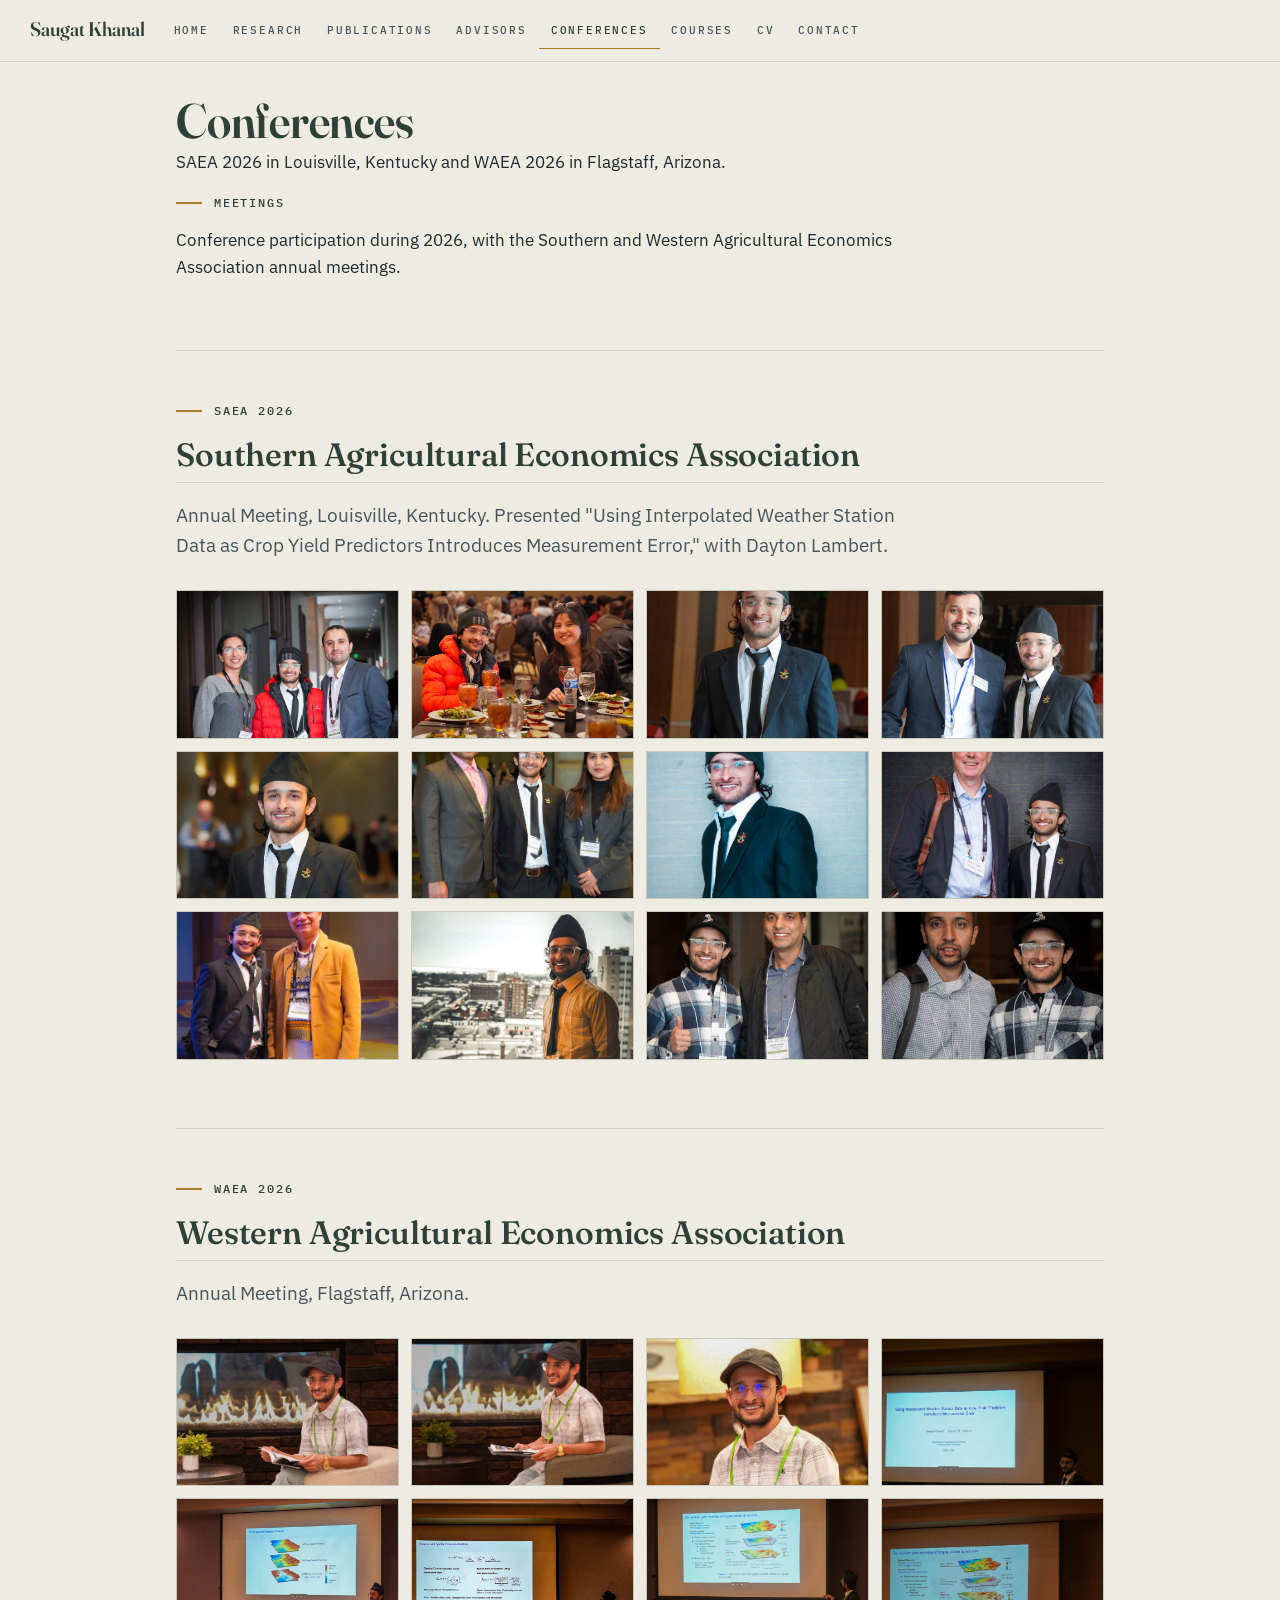
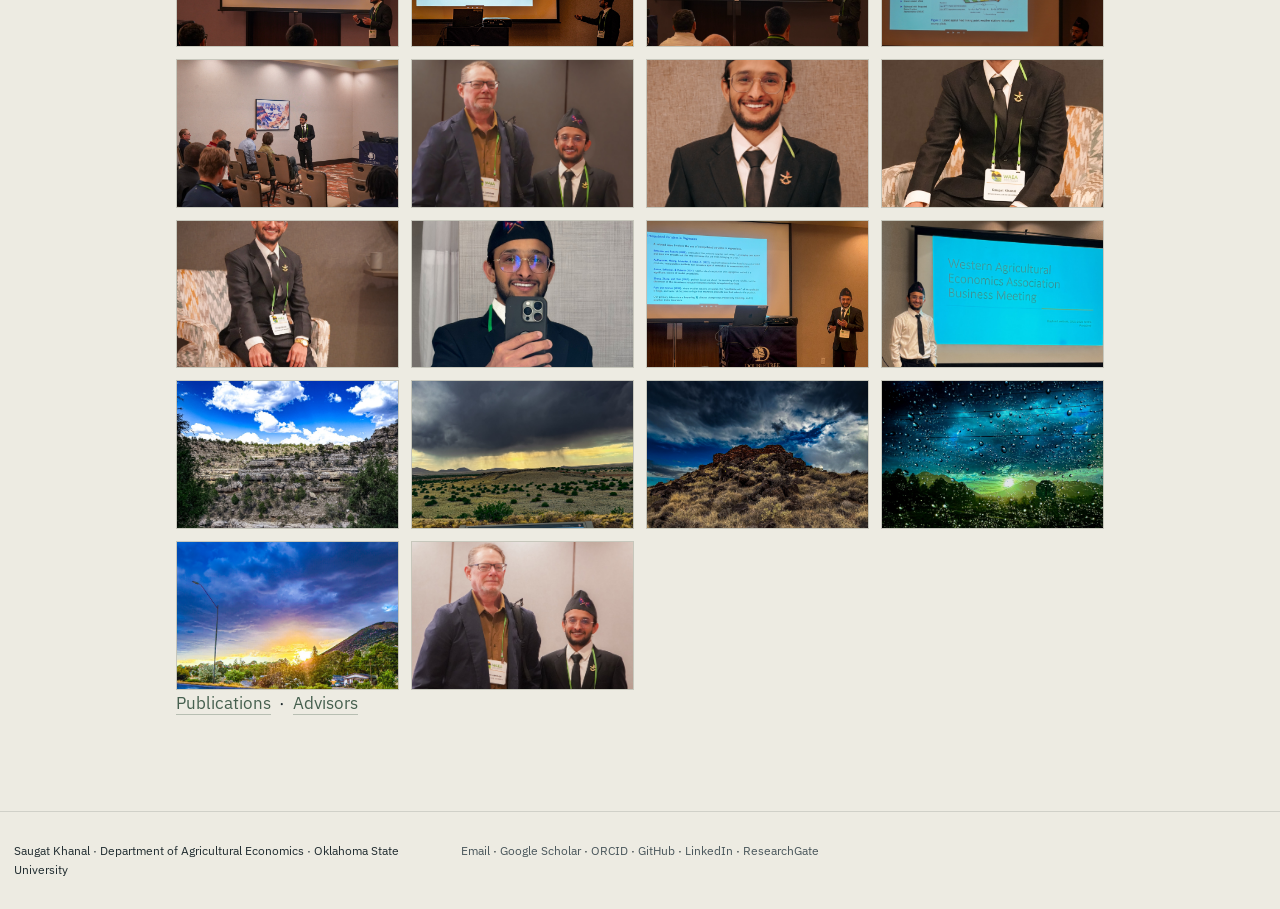
<file: conferences.html>
<!DOCTYPE html>
<html xmlns="http://www.w3.org/1999/xhtml" lang="en" xml:lang="en"><head>

<meta charset="utf-8">
<meta name="generator" content="quarto-1.10.18">

<meta name="viewport" content="width=device-width, initial-scale=1.0, user-scalable=yes">

<meta name="description" content="SAEA 2026 in Louisville, Kentucky and WAEA 2026 in Flagstaff, Arizona.">

<title>Conferences – Saugat Khanal</title>
<style>
/* Default styles provided by pandoc.
** See https://pandoc.org/MANUAL.html#variables-for-html for config info.
*/
span.smallcaps{font-variant: small-caps;}
div.columns{display: flex; gap: 1.5em;}
div.column{flex: auto;}
@media screen {
div.columns{gap: min(4vw, 1.5em);}
div.column{overflow-x: auto;}
}
div.hanging-indent{margin-left: 1.5em; text-indent: -1.5em;}
ul.task-list{list-style: none;}
ul.task-list li input[type="checkbox"] {
  width: 0.8em;
  margin: 0 0.8em 0.2em -1em; /* quarto-specific, see https://github.com/quarto-dev/quarto-cli/issues/4556 */ 
  vertical-align: middle;
}
</style>


<script src="site_libs/quarto-nav/quarto-nav.js"></script>
<script src="site_libs/quarto-nav/headroom.min.js"></script>
<link href="./assets/images/favicon.svg" rel="icon" type="image/svg+xml">
<script src="site_libs/clipboard/clipboard.min.js"></script>
<script src="site_libs/quarto-html/quarto.js" type="module"></script>
<script src="site_libs/quarto-html/tabsets/tabsets.js" type="module"></script>
<script src="site_libs/quarto-html/popper.min.js"></script>
<script src="site_libs/quarto-html/tippy.umd.min.js"></script>
<link href="site_libs/quarto-html/tippy.css" rel="stylesheet">
<link href="site_libs/quarto-html/quarto-syntax-highlighting-c7e68cbf4fd09285039b7e9a23f813c3.css" rel="stylesheet" id="quarto-text-highlighting-styles">
<script src="site_libs/bootstrap/bootstrap.min.js"></script>
<link href="site_libs/bootstrap/bootstrap-icons.css" rel="stylesheet">
<link href="site_libs/bootstrap/bootstrap-620105c1d17b8cbf65cfc1bab21696d0.min.css" rel="stylesheet" append-hash="true" id="quarto-bootstrap" data-mode="light">
<script id="quarto-search-options" type="application/json">{
  "language": {
    "search-no-results-text": "No results",
    "search-matching-documents-text": "matching documents",
    "search-copy-link-title": "Copy link to search",
    "search-hide-matches-text": "Hide additional matches",
    "search-more-match-text": "more match in this document",
    "search-more-matches-text": "more matches in this document",
    "search-clear-button-title": "Clear",
    "search-text-placeholder": "",
    "search-detached-cancel-button-title": "Cancel",
    "search-submit-button-title": "Submit",
    "search-label": "Search"
  }
}</script>
<link rel="preconnect" href="https://fonts.googleapis.com">
<link rel="preconnect" href="https://fonts.gstatic.com" crossorigin="">
<link href="https://fonts.googleapis.com/css2?family=Fraunces:opsz,wght@9..144,400;9..144,500;9..144,600&amp;family=IBM+Plex+Mono:wght@400;500&amp;family=IBM+Plex+Sans:ital,wght@0,400;0,500;0,600;1,400&amp;display=swap" rel="stylesheet">
<meta name="author" content="Saugat Khanal">


<meta property="og:title" content="Conferences – Saugat Khanal">
<meta property="og:description" content="SAEA 2026 in Louisville, Kentucky and WAEA 2026 in Flagstaff, Arizona.">
<meta property="og:image" content="https://saugatkhanal.com/assets/images/saea-2026/saea-01.jpg">
<meta property="og:site_name" content="Saugat Khanal">
<meta property="og:image:alt" content="SAEA 2026 Annual Meeting, Louisville, Kentucky — photo 1">
</head>

<body class="nav-fixed fullcontent quarto-light">

<div id="quarto-search-results"></div>
  <header id="quarto-header" class="headroom fixed-top">
    <nav class="navbar navbar-expand-lg " data-bs-theme="dark">
      <div class="navbar-container container-fluid">
      <div class="navbar-brand-container mx-auto">
    <a class="navbar-brand" href="./index.html">
    <span class="navbar-title">Saugat Khanal</span>
    </a>
  </div>
          <button class="navbar-toggler" type="button" data-bs-toggle="collapse" data-bs-target="#navbarCollapse" aria-controls="navbarCollapse" role="menu" aria-expanded="false" aria-label="Toggle navigation" onclick="if (window.quartoToggleHeadroom) { window.quartoToggleHeadroom(); }">
  <span class="navbar-toggler-icon"></span>
</button>
          <div class="collapse navbar-collapse" id="navbarCollapse">
            <ul class="navbar-nav navbar-nav-scroll me-auto">
  <li class="nav-item">
    <a class="nav-link" href="./index.html"> 
<span class="menu-text">Home</span></a>
  </li>  
  <li class="nav-item">
    <a class="nav-link" href="./research.html"> 
<span class="menu-text">Research</span></a>
  </li>  
  <li class="nav-item">
    <a class="nav-link" href="./publications.html"> 
<span class="menu-text">Publications</span></a>
  </li>  
  <li class="nav-item">
    <a class="nav-link" href="./advisors.html"> 
<span class="menu-text">Advisors</span></a>
  </li>  
  <li class="nav-item">
    <a class="nav-link active" href="./conferences.html" aria-current="page"> 
<span class="menu-text">Conferences</span></a>
  </li>  
  <li class="nav-item">
    <a class="nav-link" href="./courses.html"> 
<span class="menu-text">Courses</span></a>
  </li>  
  <li class="nav-item">
    <a class="nav-link" href="./cv.html"> 
<span class="menu-text">CV</span></a>
  </li>  
  <li class="nav-item">
    <a class="nav-link" href="./contact.html"> 
<span class="menu-text">Contact</span></a>
  </li>  
</ul>
          </div> <!-- /navcollapse -->
            <div class="quarto-navbar-tools">
</div>
      </div> <!-- /container-fluid -->
    </nav>
</header>
<!-- content -->
<div id="quarto-content" class="quarto-container page-columns page-rows-contents page-layout-article page-navbar">
<!-- sidebar -->
<!-- margin-sidebar -->
    
<!-- main -->
<main class="content" id="quarto-document-content">

<header id="title-block-header" class="quarto-title-block default">
<div class="quarto-title">
<h1 class="title">Conferences</h1>
</div>

<div>
  <div class="description">
    SAEA 2026 in Louisville, Kentucky and WAEA 2026 in Flagstaff, Arizona.
  </div>
</div>


<div class="quarto-title-meta">

    
  
    
  </div>
  


</header>


<div class="eyebrow">Meetings</div>
<p>Conference participation during 2026, with the Southern and Western Agricultural Economics Association annual meetings.</p>
<div class="section-head">
  <div class="eyebrow">SAEA 2026</div>
  <h2>Southern Agricultural Economics Association</h2>
</div>
<p class="lede">Annual Meeting, Louisville, Kentucky. Presented "Using
Interpolated Weather Station Data as Crop Yield Predictors Introduces
Measurement Error," with Dayton Lambert.</p>
<div class="gallery">
  <img src="assets/images/saea-2026/saea-01.jpg" alt="SAEA 2026 Annual Meeting, Louisville, Kentucky — photo 1" loading="lazy" width="900" height="600">
  <img src="assets/images/saea-2026/saea-02.jpg" alt="SAEA 2026 Annual Meeting, Louisville, Kentucky — photo 2" loading="lazy" width="900" height="600">
  <img src="assets/images/saea-2026/saea-03.jpg" alt="SAEA 2026 Annual Meeting, Louisville, Kentucky — photo 3" loading="lazy" width="900" height="600">
  <img src="assets/images/saea-2026/saea-04.jpg" alt="SAEA 2026 Annual Meeting, Louisville, Kentucky — photo 4" loading="lazy" width="900" height="600">
  <img src="assets/images/saea-2026/saea-05.jpg" alt="SAEA 2026 Annual Meeting, Louisville, Kentucky — photo 5" loading="lazy" width="900" height="600">
  <img src="assets/images/saea-2026/saea-06.jpg" alt="SAEA 2026 Annual Meeting, Louisville, Kentucky — photo 6" loading="lazy" width="900" height="600">
  <img src="assets/images/saea-2026/saea-07.jpg" alt="SAEA 2026 Annual Meeting, Louisville, Kentucky — photo 7" loading="lazy" width="900" height="600">
  <img src="assets/images/saea-2026/saea-08.jpg" alt="SAEA 2026 Annual Meeting, Louisville, Kentucky — photo 8" loading="lazy" width="900" height="600">
  <img src="assets/images/saea-2026/saea-09.jpg" alt="SAEA 2026 Annual Meeting, Louisville, Kentucky — photo 9" loading="lazy" width="900" height="600">
  <img src="assets/images/saea-2026/saea-10.jpg" alt="SAEA 2026 Annual Meeting, Louisville, Kentucky — photo 10" loading="lazy" width="900" height="600">
  <img src="assets/images/saea-2026/saea-11.jpg" alt="SAEA 2026 Annual Meeting, Louisville, Kentucky — photo 11" loading="lazy" width="900" height="600">
  <img src="assets/images/saea-2026/saea-12.jpg" alt="SAEA 2026 Annual Meeting, Louisville, Kentucky — photo 12" loading="lazy" width="900" height="600">
</div>
<div class="section-head">
  <div class="eyebrow">WAEA 2026</div>
  <h2>Western Agricultural Economics Association</h2>
</div>
<p class="lede">Annual Meeting, Flagstaff, Arizona.</p>
<div class="gallery">
  <img src="assets/images/waea-2026/waea-01.jpg" alt="WAEA 2026 Annual Meeting, Flagstaff, Arizona — photo 1" loading="lazy" width="900" height="600">
  <img src="assets/images/waea-2026/waea-02.jpg" alt="WAEA 2026 Annual Meeting, Flagstaff, Arizona — photo 2" loading="lazy" width="900" height="600">
  <img src="assets/images/waea-2026/waea-03.jpg" alt="WAEA 2026 Annual Meeting, Flagstaff, Arizona — photo 3" loading="lazy" width="900" height="600">
  <img src="assets/images/waea-2026/waea-04.jpg" alt="WAEA 2026 Annual Meeting, Flagstaff, Arizona — photo 4" loading="lazy" width="900" height="600">
  <img src="assets/images/waea-2026/waea-05.jpg" alt="WAEA 2026 Annual Meeting, Flagstaff, Arizona — photo 5" loading="lazy" width="900" height="600">
  <img src="assets/images/waea-2026/waea-06.jpg" alt="WAEA 2026 Annual Meeting, Flagstaff, Arizona — photo 6" loading="lazy" width="900" height="600">
  <img src="assets/images/waea-2026/waea-07.jpg" alt="WAEA 2026 Annual Meeting, Flagstaff, Arizona — photo 7" loading="lazy" width="900" height="600">
  <img src="assets/images/waea-2026/waea-08.jpg" alt="WAEA 2026 Annual Meeting, Flagstaff, Arizona — photo 8" loading="lazy" width="900" height="600">
  <img src="assets/images/waea-2026/waea-09.jpg" alt="WAEA 2026 Annual Meeting, Flagstaff, Arizona — photo 9" loading="lazy" width="900" height="600">
  <img src="assets/images/waea-2026/waea-10.jpg" alt="WAEA 2026 Annual Meeting, Flagstaff, Arizona — photo 10" loading="lazy" width="900" height="600">
  <img src="assets/images/waea-2026/waea-11.jpg" alt="WAEA 2026 Annual Meeting, Flagstaff, Arizona — photo 11" loading="lazy" width="900" height="600">
  <img src="assets/images/waea-2026/waea-12.jpg" alt="WAEA 2026 Annual Meeting, Flagstaff, Arizona — photo 12" loading="lazy" width="900" height="600">
  <img src="assets/images/waea-2026/waea-13.jpg" alt="WAEA 2026 Annual Meeting, Flagstaff, Arizona — photo 13" loading="lazy" width="900" height="600">
  <img src="assets/images/waea-2026/waea-14.jpg" alt="WAEA 2026 Annual Meeting, Flagstaff, Arizona — photo 14" loading="lazy" width="900" height="600">
  <img src="assets/images/waea-2026/waea-15.jpg" alt="WAEA 2026 Annual Meeting, Flagstaff, Arizona — photo 15" loading="lazy" width="900" height="600">
  <img src="assets/images/waea-2026/waea-16.jpg" alt="WAEA 2026 Annual Meeting, Flagstaff, Arizona — photo 16" loading="lazy" width="900" height="600">
  <img src="assets/images/waea-2026/waea-17.jpg" alt="WAEA 2026 Annual Meeting, Flagstaff, Arizona — photo 17" loading="lazy" width="900" height="600">
  <img src="assets/images/waea-2026/waea-18.jpg" alt="WAEA 2026 Annual Meeting, Flagstaff, Arizona — photo 18" loading="lazy" width="900" height="600">
  <img src="assets/images/waea-2026/waea-19.jpg" alt="WAEA 2026 Annual Meeting, Flagstaff, Arizona — photo 19" loading="lazy" width="900" height="600">
  <img src="assets/images/waea-2026/waea-20.jpg" alt="WAEA 2026 Annual Meeting, Flagstaff, Arizona — photo 20" loading="lazy" width="900" height="600">
  <img src="assets/images/waea-2026/waea-21.jpg" alt="WAEA 2026 Annual Meeting, Flagstaff, Arizona — photo 21" loading="lazy" width="900" height="600">
  <img src="assets/images/waea-2026/waea-22.jpg" alt="WAEA 2026 Annual Meeting, Flagstaff, Arizona — photo 22" loading="lazy" width="900" height="600">
</div>
<p><a href="./publications.html">Publications</a> &nbsp;·&nbsp; <a href="./advisors.html">Advisors</a></p>



</main> <!-- /main -->
<script id="quarto-html-after-body" type="application/javascript">
  window.document.addEventListener("DOMContentLoaded", function (event) {
    const isCodeAnnotation = (el) => {
      for (const clz of el.classList) {
        if (clz.startsWith('code-annotation-')) {                     
          return true;
        }
      }
      return false;
    }
    const onCopySuccess = function(e) {
      // button target
      const button = e.trigger;
      // don't keep focus
      button.blur();
      // flash "checked"
      button.classList.add('code-copy-button-checked');
      var currentTitle = button.getAttribute("title");
      button.setAttribute("title", "Copied!");
      let tooltip;
      if (window.bootstrap) {
        button.setAttribute("data-bs-toggle", "tooltip");
        button.setAttribute("data-bs-placement", "left");
        button.setAttribute("data-bs-title", "Copied!");
        tooltip = new bootstrap.Tooltip(button, 
          { trigger: "manual", 
            customClass: "code-copy-button-tooltip",
            offset: [0, -8]});
        tooltip.show();    
      }
      setTimeout(function() {
        if (tooltip) {
          tooltip.hide();
          button.removeAttribute("data-bs-title");
          button.removeAttribute("data-bs-toggle");
          button.removeAttribute("data-bs-placement");
        }
        button.setAttribute("title", currentTitle);
        button.classList.remove('code-copy-button-checked');
      }, 1000);
      // clear code selection
      e.clearSelection();
    }
    const getTextToCopy = function(trigger) {
      const outerScaffold = trigger.parentElement.cloneNode(true);
      const codeEl = outerScaffold.querySelector('code');
      for (const childEl of codeEl.children) {
        if (isCodeAnnotation(childEl)) {
          childEl.remove();
        }
      }
      return codeEl.innerText;
    }
    const clipboard = new window.ClipboardJS('.code-copy-button:not([data-in-quarto-modal])', {
      text: getTextToCopy
    });
    clipboard.on('success', onCopySuccess);
    if (window.document.getElementById('quarto-embedded-source-code-modal')) {
      const clipboardModal = new window.ClipboardJS('.code-copy-button[data-in-quarto-modal]', {
        text: getTextToCopy,
        container: window.document.getElementById('quarto-embedded-source-code-modal')
      });
      clipboardModal.on('success', onCopySuccess);
    }
      var localhostRegex = new RegExp(/^(?:http|https):\/\/localhost\:?[0-9]*\//);
      var mailtoRegex = new RegExp(/^mailto:/);
        var filterRegex = new RegExp("https:\/\/saugatkhanal\.com");
      var isInternal = (href) => {
          return filterRegex.test(href) || localhostRegex.test(href) || mailtoRegex.test(href);
      }
      // Inspect non-navigation links and adorn them if external
     var links = window.document.querySelectorAll('a[href]:not(.nav-link):not(.navbar-brand):not(.toc-action):not(.sidebar-link):not(.sidebar-item-toggle):not(.pagination-link):not(.no-external):not([aria-hidden]):not(.dropdown-item):not(.quarto-navigation-tool):not(.about-link)');
      for (var i=0; i<links.length; i++) {
        const link = links[i];
        if (!isInternal(link.href)) {
          // undo the damage that might have been done by quarto-nav.js in the case of
          // links that we want to consider external
          if (link.dataset.originalHref !== undefined) {
            link.href = link.dataset.originalHref;
          }
            // target, if specified
            link.setAttribute("target", "_blank");
            if (link.getAttribute("rel") === null) {
              link.setAttribute("rel", "noopener");
            }
        }
      }
    function tippyHover(el, contentFn, onTriggerFn, onUntriggerFn) {
      const config = {
        allowHTML: true,
        maxWidth: 500,
        delay: 100,
        arrow: false,
        appendTo: function(el) {
            return el.parentElement;
        },
        interactive: true,
        interactiveBorder: 10,
        theme: 'quarto',
        placement: 'bottom-start',
      };
      if (contentFn) {
        config.content = contentFn;
      }
      if (onTriggerFn) {
        config.onTrigger = onTriggerFn;
      }
      if (onUntriggerFn) {
        config.onUntrigger = onUntriggerFn;
      }
      window.tippy(el, config); 
    }
    const noterefs = window.document.querySelectorAll('a[role="doc-noteref"]');
    for (var i=0; i<noterefs.length; i++) {
      const ref = noterefs[i];
      tippyHover(ref, function() {
        // use id or data attribute instead here
        let href = ref.getAttribute('data-footnote-href') || ref.getAttribute('href');
        try { href = new URL(href).hash; } catch {}
        const id = href.replace(/^#\/?/, "");
        const note = window.document.getElementById(id);
        if (note) {
          return note.innerHTML;
        } else {
          return "";
        }
      });
    }
    const xrefs = window.document.querySelectorAll('a.quarto-xref');
    const processXRef = (id, note) => {
      // Strip column container classes
      const stripColumnClz = (el) => {
        el.classList.remove("page-full", "page-columns");
        if (el.children) {
          for (const child of el.children) {
            stripColumnClz(child);
          }
        }
      }
      stripColumnClz(note)
      if (id === null || id.startsWith('sec-')) {
        // Special case sections, only their first couple elements
        const container = document.createElement("div");
        if (note.children && note.children.length > 2) {
          container.appendChild(note.children[0].cloneNode(true));
          for (let i = 1; i < note.children.length; i++) {
            const child = note.children[i];
            if (child.tagName === "P" && child.innerText === "") {
              continue;
            } else {
              container.appendChild(child.cloneNode(true));
              break;
            }
          }
          if (window.Quarto?.typesetMath) {
            window.Quarto.typesetMath(container);
          }
          return container.innerHTML
        } else {
          if (window.Quarto?.typesetMath) {
            window.Quarto.typesetMath(note);
          }
          return note.innerHTML;
        }
      } else {
        // Remove any anchor links if they are present
        const anchorLink = note.querySelector('a.anchorjs-link');
        if (anchorLink) {
          anchorLink.remove();
        }
        if (window.Quarto?.typesetMath) {
          window.Quarto.typesetMath(note);
        }
        if (note.classList.contains("callout")) {
          return note.outerHTML;
        } else {
          return note.innerHTML;
        }
      }
    }
    for (var i=0; i<xrefs.length; i++) {
      const xref = xrefs[i];
      tippyHover(xref, undefined, function(instance) {
        instance.disable();
        let url = xref.getAttribute('href');
        let hash = undefined; 
        if (url.startsWith('#')) {
          hash = url;
        } else {
          try { hash = new URL(url).hash; } catch {}
        }
        if (hash) {
          const id = hash.replace(/^#\/?/, "");
          const note = window.document.getElementById(id);
          if (note !== null) {
            try {
              const html = processXRef(id, note.cloneNode(true));
              instance.setContent(html);
            } finally {
              instance.enable();
              instance.show();
            }
          } else {
            // See if we can fetch this
            fetch(url.split('#')[0])
            .then(res => res.text())
            .then(html => {
              const parser = new DOMParser();
              const htmlDoc = parser.parseFromString(html, "text/html");
              const note = htmlDoc.getElementById(id);
              if (note !== null) {
                const html = processXRef(id, note);
                instance.setContent(html);
              } 
            }).finally(() => {
              instance.enable();
              instance.show();
            });
          }
        } else {
          // See if we can fetch a full url (with no hash to target)
          // This is a special case and we should probably do some content thinning / targeting
          fetch(url)
          .then(res => res.text())
          .then(html => {
            const parser = new DOMParser();
            const htmlDoc = parser.parseFromString(html, "text/html");
            const note = htmlDoc.querySelector('main.content');
            if (note !== null) {
              // This should only happen for chapter cross references
              // (since there is no id in the URL)
              // remove the first header
              if (note.children.length > 0 && note.children[0].tagName === "HEADER") {
                note.children[0].remove();
              }
              const html = processXRef(null, note);
              instance.setContent(html);
            } 
          }).finally(() => {
            instance.enable();
            instance.show();
          });
        }
      }, function(instance) {
      });
    }
        let selectedAnnoteEl;
        const selectorForAnnotation = ( cell, annotation) => {
          let cellAttr = 'data-code-cell="' + cell + '"';
          let lineAttr = 'data-code-annotation="' +  annotation + '"';
          const selector = 'span[' + cellAttr + '][' + lineAttr + ']';
          return selector;
        }
        const selectCodeLines = (annoteEl) => {
          const doc = window.document;
          const targetCell = annoteEl.getAttribute("data-target-cell");
          const targetAnnotation = annoteEl.getAttribute("data-target-annotation");
          const annoteSpan = window.document.querySelector(selectorForAnnotation(targetCell, targetAnnotation));
          const lines = annoteSpan.getAttribute("data-code-lines").split(",");
          const lineIds = lines.map((line) => {
            return targetCell + "-" + line;
          })
          let top = null;
          let height = null;
          let parent = null;
          if (lineIds.length > 0) {
              //compute the position of the single el (top and bottom and make a div)
              const el = window.document.getElementById(lineIds[0]);
              top = el.offsetTop;
              height = el.offsetHeight;
              parent = el.parentElement.parentElement;
            if (lineIds.length > 1) {
              const lastEl = window.document.getElementById(lineIds[lineIds.length - 1]);
              const bottom = lastEl.offsetTop + lastEl.offsetHeight;
              height = bottom - top;
            }
            if (top !== null && height !== null && parent !== null) {
              // cook up a div (if necessary) and position it 
              let div = window.document.getElementById("code-annotation-line-highlight");
              if (div === null) {
                div = window.document.createElement("div");
                div.setAttribute("id", "code-annotation-line-highlight");
                div.style.position = 'absolute';
                parent.appendChild(div);
              }
              div.style.top = top - 2 + "px";
              div.style.height = height + 4 + "px";
              div.style.left = 0;
              let gutterDiv = window.document.getElementById("code-annotation-line-highlight-gutter");
              if (gutterDiv === null) {
                gutterDiv = window.document.createElement("div");
                gutterDiv.setAttribute("id", "code-annotation-line-highlight-gutter");
                gutterDiv.style.position = 'absolute';
                const codeCell = window.document.getElementById(targetCell);
                const gutter = codeCell.querySelector('.code-annotation-gutter');
                gutter.appendChild(gutterDiv);
              }
              gutterDiv.style.top = top - 2 + "px";
              gutterDiv.style.height = height + 4 + "px";
            }
            selectedAnnoteEl = annoteEl;
          }
        };
        const unselectCodeLines = () => {
          const elementsIds = ["code-annotation-line-highlight", "code-annotation-line-highlight-gutter"];
          elementsIds.forEach((elId) => {
            const div = window.document.getElementById(elId);
            if (div) {
              div.remove();
            }
          });
          selectedAnnoteEl = undefined;
        };
          // Handle positioning of the toggle
      window.addEventListener(
        "resize",
        throttle(() => {
          elRect = undefined;
          if (selectedAnnoteEl) {
            selectCodeLines(selectedAnnoteEl);
          }
        }, 10)
      );
      function throttle(fn, ms) {
      let throttle = false;
      let timer;
        return (...args) => {
          if(!throttle) { // first call gets through
              fn.apply(this, args);
              throttle = true;
          } else { // all the others get throttled
              if(timer) clearTimeout(timer); // cancel #2
              timer = setTimeout(() => {
                fn.apply(this, args);
                timer = throttle = false;
              }, ms);
          }
        };
      }
        // Attach click handler to the DT
        const annoteDls = window.document.querySelectorAll('dt[data-target-cell]');
        for (const annoteDlNode of annoteDls) {
          annoteDlNode.addEventListener('click', (event) => {
            const clickedEl = event.target;
            if (clickedEl !== selectedAnnoteEl) {
              unselectCodeLines();
              const activeEl = window.document.querySelector('dt[data-target-cell].code-annotation-active');
              if (activeEl) {
                activeEl.classList.remove('code-annotation-active');
              }
              selectCodeLines(clickedEl);
              clickedEl.classList.add('code-annotation-active');
            } else {
              // Unselect the line
              unselectCodeLines();
              clickedEl.classList.remove('code-annotation-active');
            }
          });
        }
    const findCites = (el) => {
      const parentEl = el.parentElement;
      if (parentEl) {
        const cites = parentEl.dataset.cites;
        if (cites) {
          return {
            el,
            cites: cites.split(' ')
          };
        } else {
          return findCites(el.parentElement)
        }
      } else {
        return undefined;
      }
    };
    var bibliorefs = window.document.querySelectorAll('a[role="doc-biblioref"]');
    for (var i=0; i<bibliorefs.length; i++) {
      const ref = bibliorefs[i];
      const citeInfo = findCites(ref);
      if (citeInfo) {
        tippyHover(citeInfo.el, function() {
          var popup = window.document.createElement('div');
          citeInfo.cites.forEach(function(cite) {
            var citeDiv = window.document.createElement('div');
            citeDiv.classList.add('hanging-indent');
            citeDiv.classList.add('csl-entry');
            var biblioDiv = window.document.getElementById('ref-' + cite);
            if (biblioDiv) {
              citeDiv.innerHTML = biblioDiv.innerHTML;
            }
            popup.appendChild(citeDiv);
          });
          return popup.innerHTML;
        });
      }
    }
  });
  </script>
</div> <!-- /content -->
<footer class="footer">
  <div class="nav-footer">
    <div class="nav-footer-left">
<p>Saugat Khanal · Department of Agricultural Economics · Oklahoma State University</p>
</div>   
    <div class="nav-footer-center">
<p><a href="mailto:saugat.khanal@okstate.edu">Email</a> · <a href="https://scholar.google.com/citations?user=a7dtE0YAAAAJ&amp;hl=en">Google Scholar</a> · <a href="https://orcid.org/0000-0002-9146-7428">ORCID</a> · <a href="https://github.com/Saugat2000">GitHub</a> · <a href="https://www.linkedin.com/in/saugat-khanal-714090275/">LinkedIn</a> · <a href="https://www.researchgate.net/profile/Saugat-Khanal-3?ev=hdr_xprf">ResearchGate</a></p>
</div>
    <div class="nav-footer-right">
      &nbsp;
    </div>
  </div>
</footer>




</body></html>
</file>
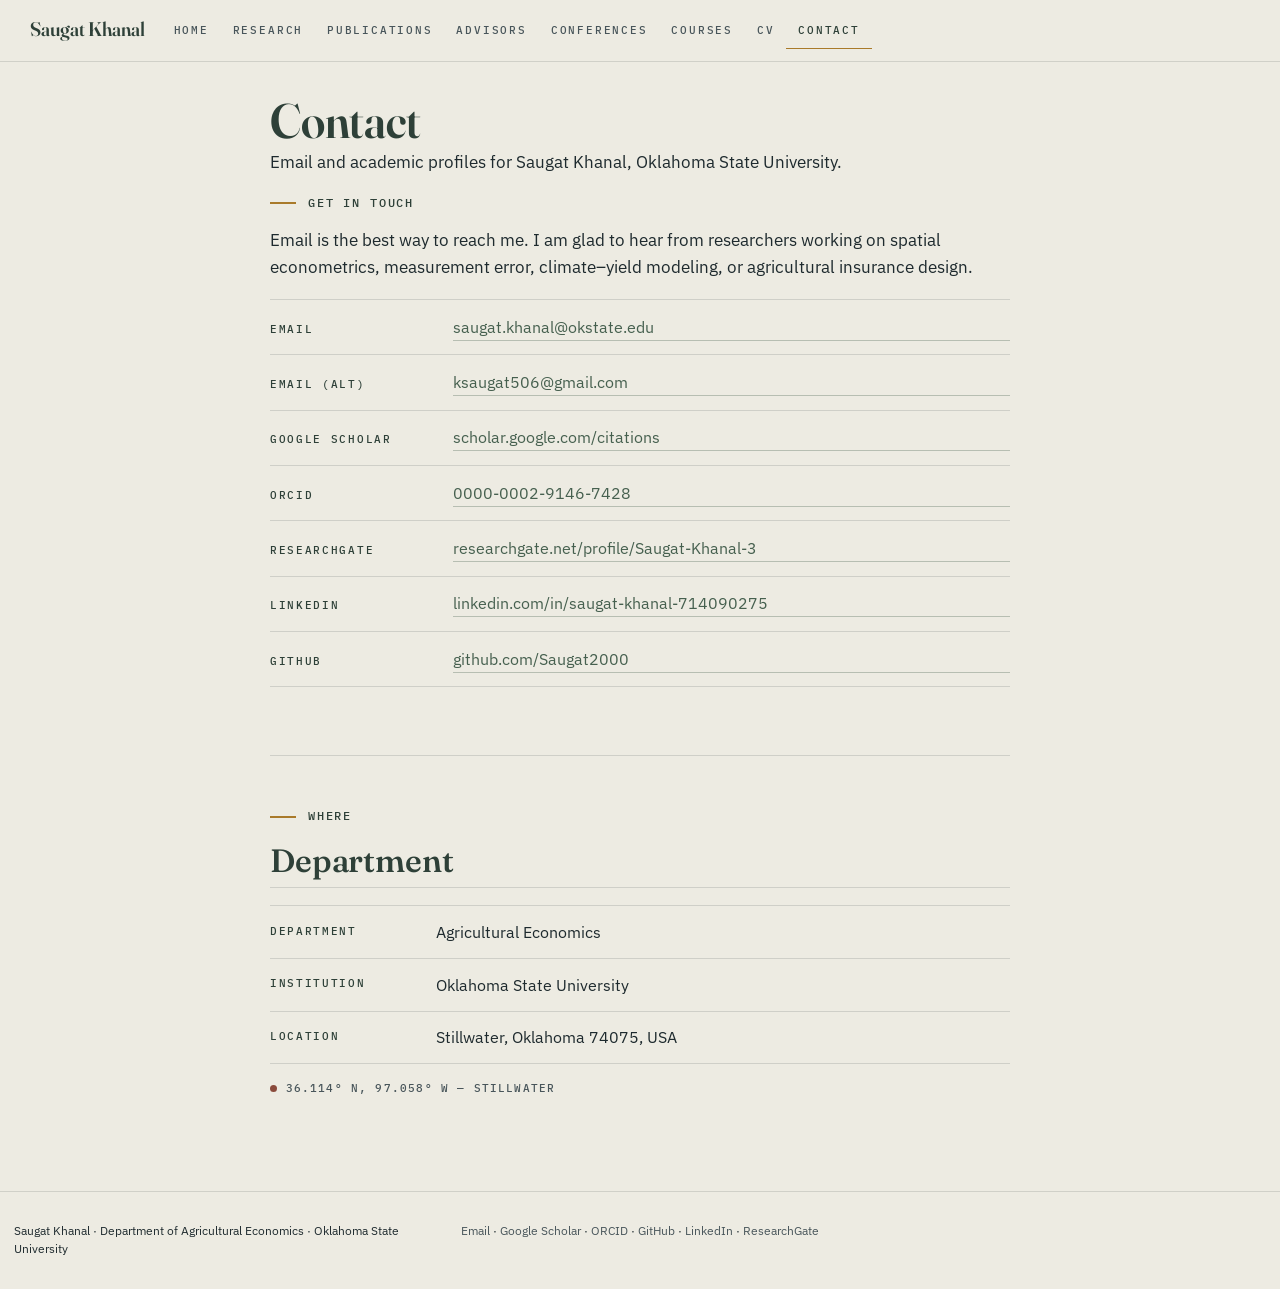
<file: contact.html>
<!DOCTYPE html>
<html xmlns="http://www.w3.org/1999/xhtml" lang="en" xml:lang="en"><head>

<meta charset="utf-8">
<meta name="generator" content="quarto-1.10.18">

<meta name="viewport" content="width=device-width, initial-scale=1.0, user-scalable=yes">

<meta name="description" content="Email and academic profiles for Saugat Khanal, Oklahoma State University.">

<title>Contact – Saugat Khanal</title>
<style>
/* Default styles provided by pandoc.
** See https://pandoc.org/MANUAL.html#variables-for-html for config info.
*/
span.smallcaps{font-variant: small-caps;}
div.columns{display: flex; gap: 1.5em;}
div.column{flex: auto;}
@media screen {
div.columns{gap: min(4vw, 1.5em);}
div.column{overflow-x: auto;}
}
div.hanging-indent{margin-left: 1.5em; text-indent: -1.5em;}
ul.task-list{list-style: none;}
ul.task-list li input[type="checkbox"] {
  width: 0.8em;
  margin: 0 0.8em 0.2em -1em; /* quarto-specific, see https://github.com/quarto-dev/quarto-cli/issues/4556 */ 
  vertical-align: middle;
}
</style>


<script src="site_libs/quarto-nav/quarto-nav.js"></script>
<script src="site_libs/quarto-nav/headroom.min.js"></script>
<link href="./assets/images/favicon.svg" rel="icon" type="image/svg+xml">
<script src="site_libs/clipboard/clipboard.min.js"></script>
<script src="site_libs/quarto-html/quarto.js" type="module"></script>
<script src="site_libs/quarto-html/tabsets/tabsets.js" type="module"></script>
<script src="site_libs/quarto-html/popper.min.js"></script>
<script src="site_libs/quarto-html/tippy.umd.min.js"></script>
<link href="site_libs/quarto-html/tippy.css" rel="stylesheet">
<link href="site_libs/quarto-html/quarto-syntax-highlighting-c7e68cbf4fd09285039b7e9a23f813c3.css" rel="stylesheet" id="quarto-text-highlighting-styles">
<script src="site_libs/bootstrap/bootstrap.min.js"></script>
<link href="site_libs/bootstrap/bootstrap-icons.css" rel="stylesheet">
<link href="site_libs/bootstrap/bootstrap-620105c1d17b8cbf65cfc1bab21696d0.min.css" rel="stylesheet" append-hash="true" id="quarto-bootstrap" data-mode="light">
<script id="quarto-search-options" type="application/json">{
  "language": {
    "search-no-results-text": "No results",
    "search-matching-documents-text": "matching documents",
    "search-copy-link-title": "Copy link to search",
    "search-hide-matches-text": "Hide additional matches",
    "search-more-match-text": "more match in this document",
    "search-more-matches-text": "more matches in this document",
    "search-clear-button-title": "Clear",
    "search-text-placeholder": "",
    "search-detached-cancel-button-title": "Cancel",
    "search-submit-button-title": "Submit",
    "search-label": "Search"
  }
}</script>
<link rel="preconnect" href="https://fonts.googleapis.com">
<link rel="preconnect" href="https://fonts.gstatic.com" crossorigin="">
<link href="https://fonts.googleapis.com/css2?family=Fraunces:opsz,wght@9..144,400;9..144,500;9..144,600&amp;family=IBM+Plex+Mono:wght@400;500&amp;family=IBM+Plex+Sans:ital,wght@0,400;0,500;0,600;1,400&amp;display=swap" rel="stylesheet">
<meta name="author" content="Saugat Khanal">


<meta property="og:title" content="Contact – Saugat Khanal">
<meta property="og:description" content="Email and academic profiles for Saugat Khanal, Oklahoma State University.">
<meta property="og:site_name" content="Saugat Khanal">
</head>

<body class="nav-fixed fullcontent quarto-light">

<div id="quarto-search-results"></div>
  <header id="quarto-header" class="headroom fixed-top">
    <nav class="navbar navbar-expand-lg " data-bs-theme="dark">
      <div class="navbar-container container-fluid">
      <div class="navbar-brand-container mx-auto">
    <a class="navbar-brand" href="./index.html">
    <span class="navbar-title">Saugat Khanal</span>
    </a>
  </div>
          <button class="navbar-toggler" type="button" data-bs-toggle="collapse" data-bs-target="#navbarCollapse" aria-controls="navbarCollapse" role="menu" aria-expanded="false" aria-label="Toggle navigation" onclick="if (window.quartoToggleHeadroom) { window.quartoToggleHeadroom(); }">
  <span class="navbar-toggler-icon"></span>
</button>
          <div class="collapse navbar-collapse" id="navbarCollapse">
            <ul class="navbar-nav navbar-nav-scroll me-auto">
  <li class="nav-item">
    <a class="nav-link" href="./index.html"> 
<span class="menu-text">Home</span></a>
  </li>  
  <li class="nav-item">
    <a class="nav-link" href="./research.html"> 
<span class="menu-text">Research</span></a>
  </li>  
  <li class="nav-item">
    <a class="nav-link" href="./publications.html"> 
<span class="menu-text">Publications</span></a>
  </li>  
  <li class="nav-item">
    <a class="nav-link" href="./advisors.html"> 
<span class="menu-text">Advisors</span></a>
  </li>  
  <li class="nav-item">
    <a class="nav-link" href="./conferences.html"> 
<span class="menu-text">Conferences</span></a>
  </li>  
  <li class="nav-item">
    <a class="nav-link" href="./courses.html"> 
<span class="menu-text">Courses</span></a>
  </li>  
  <li class="nav-item">
    <a class="nav-link" href="./cv.html"> 
<span class="menu-text">CV</span></a>
  </li>  
  <li class="nav-item">
    <a class="nav-link active" href="./contact.html" aria-current="page"> 
<span class="menu-text">Contact</span></a>
  </li>  
</ul>
          </div> <!-- /navcollapse -->
            <div class="quarto-navbar-tools">
</div>
      </div> <!-- /container-fluid -->
    </nav>
</header>
<!-- content -->
<div id="quarto-content" class="quarto-container page-columns page-rows-contents page-layout-article page-navbar">
<!-- sidebar -->
<!-- margin-sidebar -->
    
<!-- main -->
<main class="content" id="quarto-document-content">

<header id="title-block-header" class="quarto-title-block default">
<div class="quarto-title">
<h1 class="title">Contact</h1>
</div>

<div>
  <div class="description">
    Email and academic profiles for Saugat Khanal, Oklahoma State University.
  </div>
</div>


<div class="quarto-title-meta">

    
  
    
  </div>
  


</header>


<div class="eyebrow">Get in touch</div>
<p>Email is the best way to reach me. I am glad to hear from researchers working on spatial econometrics, measurement error, climate–yield modeling, or agricultural insurance design.</p>
<ul class="contact-links">
  <li><span>Email</span> <a href="mailto:saugat.khanal@okstate.edu">saugat.khanal@okstate.edu</a></li>
  <li><span>Email (alt)</span> <a href="mailto:ksaugat506@gmail.com">ksaugat506@gmail.com</a></li>
  <li><span>Google Scholar</span> <a href="https://scholar.google.com/citations?user=a7dtE0YAAAAJ&amp;hl=en">scholar.google.com/citations</a></li>
  <li><span>ORCID</span> <a href="https://orcid.org/0000-0002-9146-7428">0000-0002-9146-7428</a></li>
  <li><span>ResearchGate</span> <a href="https://www.researchgate.net/profile/Saugat-Khanal-3?ev=hdr_xprf">researchgate.net/profile/Saugat-Khanal-3</a></li>
  <li><span>LinkedIn</span> <a href="https://www.linkedin.com/in/saugat-khanal-714090275/">linkedin.com/in/saugat-khanal-714090275</a></li>
  <li><span>GitHub</span> <a href="https://github.com/Saugat2000">github.com/Saugat2000</a></li>
</ul>
<div class="section-head">
  <div class="eyebrow">Where</div>
  <h2>Department</h2>
</div>
<ul class="facts">
  <li><strong>Department</strong><span>Agricultural Economics</span></li>
  <li><strong>Institution</strong><span>Oklahoma State University</span></li>
  <li><strong>Location</strong><span>Stillwater, Oklahoma 74075, USA</span></li>
</ul>
<p class="station-marker">36.114° N, 97.058° W — STILLWATER</p>



</main> <!-- /main -->
<script id="quarto-html-after-body" type="application/javascript">
  window.document.addEventListener("DOMContentLoaded", function (event) {
    const isCodeAnnotation = (el) => {
      for (const clz of el.classList) {
        if (clz.startsWith('code-annotation-')) {                     
          return true;
        }
      }
      return false;
    }
    const onCopySuccess = function(e) {
      // button target
      const button = e.trigger;
      // don't keep focus
      button.blur();
      // flash "checked"
      button.classList.add('code-copy-button-checked');
      var currentTitle = button.getAttribute("title");
      button.setAttribute("title", "Copied!");
      let tooltip;
      if (window.bootstrap) {
        button.setAttribute("data-bs-toggle", "tooltip");
        button.setAttribute("data-bs-placement", "left");
        button.setAttribute("data-bs-title", "Copied!");
        tooltip = new bootstrap.Tooltip(button, 
          { trigger: "manual", 
            customClass: "code-copy-button-tooltip",
            offset: [0, -8]});
        tooltip.show();    
      }
      setTimeout(function() {
        if (tooltip) {
          tooltip.hide();
          button.removeAttribute("data-bs-title");
          button.removeAttribute("data-bs-toggle");
          button.removeAttribute("data-bs-placement");
        }
        button.setAttribute("title", currentTitle);
        button.classList.remove('code-copy-button-checked');
      }, 1000);
      // clear code selection
      e.clearSelection();
    }
    const getTextToCopy = function(trigger) {
      const outerScaffold = trigger.parentElement.cloneNode(true);
      const codeEl = outerScaffold.querySelector('code');
      for (const childEl of codeEl.children) {
        if (isCodeAnnotation(childEl)) {
          childEl.remove();
        }
      }
      return codeEl.innerText;
    }
    const clipboard = new window.ClipboardJS('.code-copy-button:not([data-in-quarto-modal])', {
      text: getTextToCopy
    });
    clipboard.on('success', onCopySuccess);
    if (window.document.getElementById('quarto-embedded-source-code-modal')) {
      const clipboardModal = new window.ClipboardJS('.code-copy-button[data-in-quarto-modal]', {
        text: getTextToCopy,
        container: window.document.getElementById('quarto-embedded-source-code-modal')
      });
      clipboardModal.on('success', onCopySuccess);
    }
      var localhostRegex = new RegExp(/^(?:http|https):\/\/localhost\:?[0-9]*\//);
      var mailtoRegex = new RegExp(/^mailto:/);
        var filterRegex = new RegExp("https:\/\/saugatkhanal\.com");
      var isInternal = (href) => {
          return filterRegex.test(href) || localhostRegex.test(href) || mailtoRegex.test(href);
      }
      // Inspect non-navigation links and adorn them if external
     var links = window.document.querySelectorAll('a[href]:not(.nav-link):not(.navbar-brand):not(.toc-action):not(.sidebar-link):not(.sidebar-item-toggle):not(.pagination-link):not(.no-external):not([aria-hidden]):not(.dropdown-item):not(.quarto-navigation-tool):not(.about-link)');
      for (var i=0; i<links.length; i++) {
        const link = links[i];
        if (!isInternal(link.href)) {
          // undo the damage that might have been done by quarto-nav.js in the case of
          // links that we want to consider external
          if (link.dataset.originalHref !== undefined) {
            link.href = link.dataset.originalHref;
          }
            // target, if specified
            link.setAttribute("target", "_blank");
            if (link.getAttribute("rel") === null) {
              link.setAttribute("rel", "noopener");
            }
        }
      }
    function tippyHover(el, contentFn, onTriggerFn, onUntriggerFn) {
      const config = {
        allowHTML: true,
        maxWidth: 500,
        delay: 100,
        arrow: false,
        appendTo: function(el) {
            return el.parentElement;
        },
        interactive: true,
        interactiveBorder: 10,
        theme: 'quarto',
        placement: 'bottom-start',
      };
      if (contentFn) {
        config.content = contentFn;
      }
      if (onTriggerFn) {
        config.onTrigger = onTriggerFn;
      }
      if (onUntriggerFn) {
        config.onUntrigger = onUntriggerFn;
      }
      window.tippy(el, config); 
    }
    const noterefs = window.document.querySelectorAll('a[role="doc-noteref"]');
    for (var i=0; i<noterefs.length; i++) {
      const ref = noterefs[i];
      tippyHover(ref, function() {
        // use id or data attribute instead here
        let href = ref.getAttribute('data-footnote-href') || ref.getAttribute('href');
        try { href = new URL(href).hash; } catch {}
        const id = href.replace(/^#\/?/, "");
        const note = window.document.getElementById(id);
        if (note) {
          return note.innerHTML;
        } else {
          return "";
        }
      });
    }
    const xrefs = window.document.querySelectorAll('a.quarto-xref');
    const processXRef = (id, note) => {
      // Strip column container classes
      const stripColumnClz = (el) => {
        el.classList.remove("page-full", "page-columns");
        if (el.children) {
          for (const child of el.children) {
            stripColumnClz(child);
          }
        }
      }
      stripColumnClz(note)
      if (id === null || id.startsWith('sec-')) {
        // Special case sections, only their first couple elements
        const container = document.createElement("div");
        if (note.children && note.children.length > 2) {
          container.appendChild(note.children[0].cloneNode(true));
          for (let i = 1; i < note.children.length; i++) {
            const child = note.children[i];
            if (child.tagName === "P" && child.innerText === "") {
              continue;
            } else {
              container.appendChild(child.cloneNode(true));
              break;
            }
          }
          if (window.Quarto?.typesetMath) {
            window.Quarto.typesetMath(container);
          }
          return container.innerHTML
        } else {
          if (window.Quarto?.typesetMath) {
            window.Quarto.typesetMath(note);
          }
          return note.innerHTML;
        }
      } else {
        // Remove any anchor links if they are present
        const anchorLink = note.querySelector('a.anchorjs-link');
        if (anchorLink) {
          anchorLink.remove();
        }
        if (window.Quarto?.typesetMath) {
          window.Quarto.typesetMath(note);
        }
        if (note.classList.contains("callout")) {
          return note.outerHTML;
        } else {
          return note.innerHTML;
        }
      }
    }
    for (var i=0; i<xrefs.length; i++) {
      const xref = xrefs[i];
      tippyHover(xref, undefined, function(instance) {
        instance.disable();
        let url = xref.getAttribute('href');
        let hash = undefined; 
        if (url.startsWith('#')) {
          hash = url;
        } else {
          try { hash = new URL(url).hash; } catch {}
        }
        if (hash) {
          const id = hash.replace(/^#\/?/, "");
          const note = window.document.getElementById(id);
          if (note !== null) {
            try {
              const html = processXRef(id, note.cloneNode(true));
              instance.setContent(html);
            } finally {
              instance.enable();
              instance.show();
            }
          } else {
            // See if we can fetch this
            fetch(url.split('#')[0])
            .then(res => res.text())
            .then(html => {
              const parser = new DOMParser();
              const htmlDoc = parser.parseFromString(html, "text/html");
              const note = htmlDoc.getElementById(id);
              if (note !== null) {
                const html = processXRef(id, note);
                instance.setContent(html);
              } 
            }).finally(() => {
              instance.enable();
              instance.show();
            });
          }
        } else {
          // See if we can fetch a full url (with no hash to target)
          // This is a special case and we should probably do some content thinning / targeting
          fetch(url)
          .then(res => res.text())
          .then(html => {
            const parser = new DOMParser();
            const htmlDoc = parser.parseFromString(html, "text/html");
            const note = htmlDoc.querySelector('main.content');
            if (note !== null) {
              // This should only happen for chapter cross references
              // (since there is no id in the URL)
              // remove the first header
              if (note.children.length > 0 && note.children[0].tagName === "HEADER") {
                note.children[0].remove();
              }
              const html = processXRef(null, note);
              instance.setContent(html);
            } 
          }).finally(() => {
            instance.enable();
            instance.show();
          });
        }
      }, function(instance) {
      });
    }
        let selectedAnnoteEl;
        const selectorForAnnotation = ( cell, annotation) => {
          let cellAttr = 'data-code-cell="' + cell + '"';
          let lineAttr = 'data-code-annotation="' +  annotation + '"';
          const selector = 'span[' + cellAttr + '][' + lineAttr + ']';
          return selector;
        }
        const selectCodeLines = (annoteEl) => {
          const doc = window.document;
          const targetCell = annoteEl.getAttribute("data-target-cell");
          const targetAnnotation = annoteEl.getAttribute("data-target-annotation");
          const annoteSpan = window.document.querySelector(selectorForAnnotation(targetCell, targetAnnotation));
          const lines = annoteSpan.getAttribute("data-code-lines").split(",");
          const lineIds = lines.map((line) => {
            return targetCell + "-" + line;
          })
          let top = null;
          let height = null;
          let parent = null;
          if (lineIds.length > 0) {
              //compute the position of the single el (top and bottom and make a div)
              const el = window.document.getElementById(lineIds[0]);
              top = el.offsetTop;
              height = el.offsetHeight;
              parent = el.parentElement.parentElement;
            if (lineIds.length > 1) {
              const lastEl = window.document.getElementById(lineIds[lineIds.length - 1]);
              const bottom = lastEl.offsetTop + lastEl.offsetHeight;
              height = bottom - top;
            }
            if (top !== null && height !== null && parent !== null) {
              // cook up a div (if necessary) and position it 
              let div = window.document.getElementById("code-annotation-line-highlight");
              if (div === null) {
                div = window.document.createElement("div");
                div.setAttribute("id", "code-annotation-line-highlight");
                div.style.position = 'absolute';
                parent.appendChild(div);
              }
              div.style.top = top - 2 + "px";
              div.style.height = height + 4 + "px";
              div.style.left = 0;
              let gutterDiv = window.document.getElementById("code-annotation-line-highlight-gutter");
              if (gutterDiv === null) {
                gutterDiv = window.document.createElement("div");
                gutterDiv.setAttribute("id", "code-annotation-line-highlight-gutter");
                gutterDiv.style.position = 'absolute';
                const codeCell = window.document.getElementById(targetCell);
                const gutter = codeCell.querySelector('.code-annotation-gutter');
                gutter.appendChild(gutterDiv);
              }
              gutterDiv.style.top = top - 2 + "px";
              gutterDiv.style.height = height + 4 + "px";
            }
            selectedAnnoteEl = annoteEl;
          }
        };
        const unselectCodeLines = () => {
          const elementsIds = ["code-annotation-line-highlight", "code-annotation-line-highlight-gutter"];
          elementsIds.forEach((elId) => {
            const div = window.document.getElementById(elId);
            if (div) {
              div.remove();
            }
          });
          selectedAnnoteEl = undefined;
        };
          // Handle positioning of the toggle
      window.addEventListener(
        "resize",
        throttle(() => {
          elRect = undefined;
          if (selectedAnnoteEl) {
            selectCodeLines(selectedAnnoteEl);
          }
        }, 10)
      );
      function throttle(fn, ms) {
      let throttle = false;
      let timer;
        return (...args) => {
          if(!throttle) { // first call gets through
              fn.apply(this, args);
              throttle = true;
          } else { // all the others get throttled
              if(timer) clearTimeout(timer); // cancel #2
              timer = setTimeout(() => {
                fn.apply(this, args);
                timer = throttle = false;
              }, ms);
          }
        };
      }
        // Attach click handler to the DT
        const annoteDls = window.document.querySelectorAll('dt[data-target-cell]');
        for (const annoteDlNode of annoteDls) {
          annoteDlNode.addEventListener('click', (event) => {
            const clickedEl = event.target;
            if (clickedEl !== selectedAnnoteEl) {
              unselectCodeLines();
              const activeEl = window.document.querySelector('dt[data-target-cell].code-annotation-active');
              if (activeEl) {
                activeEl.classList.remove('code-annotation-active');
              }
              selectCodeLines(clickedEl);
              clickedEl.classList.add('code-annotation-active');
            } else {
              // Unselect the line
              unselectCodeLines();
              clickedEl.classList.remove('code-annotation-active');
            }
          });
        }
    const findCites = (el) => {
      const parentEl = el.parentElement;
      if (parentEl) {
        const cites = parentEl.dataset.cites;
        if (cites) {
          return {
            el,
            cites: cites.split(' ')
          };
        } else {
          return findCites(el.parentElement)
        }
      } else {
        return undefined;
      }
    };
    var bibliorefs = window.document.querySelectorAll('a[role="doc-biblioref"]');
    for (var i=0; i<bibliorefs.length; i++) {
      const ref = bibliorefs[i];
      const citeInfo = findCites(ref);
      if (citeInfo) {
        tippyHover(citeInfo.el, function() {
          var popup = window.document.createElement('div');
          citeInfo.cites.forEach(function(cite) {
            var citeDiv = window.document.createElement('div');
            citeDiv.classList.add('hanging-indent');
            citeDiv.classList.add('csl-entry');
            var biblioDiv = window.document.getElementById('ref-' + cite);
            if (biblioDiv) {
              citeDiv.innerHTML = biblioDiv.innerHTML;
            }
            popup.appendChild(citeDiv);
          });
          return popup.innerHTML;
        });
      }
    }
  });
  </script>
</div> <!-- /content -->
<footer class="footer">
  <div class="nav-footer">
    <div class="nav-footer-left">
<p>Saugat Khanal · Department of Agricultural Economics · Oklahoma State University</p>
</div>   
    <div class="nav-footer-center">
<p><a href="mailto:saugat.khanal@okstate.edu">Email</a> · <a href="https://scholar.google.com/citations?user=a7dtE0YAAAAJ&amp;hl=en">Google Scholar</a> · <a href="https://orcid.org/0000-0002-9146-7428">ORCID</a> · <a href="https://github.com/Saugat2000">GitHub</a> · <a href="https://www.linkedin.com/in/saugat-khanal-714090275/">LinkedIn</a> · <a href="https://www.researchgate.net/profile/Saugat-Khanal-3?ev=hdr_xprf">ResearchGate</a></p>
</div>
    <div class="nav-footer-right">
      &nbsp;
    </div>
  </div>
</footer>




</body></html>
</file>
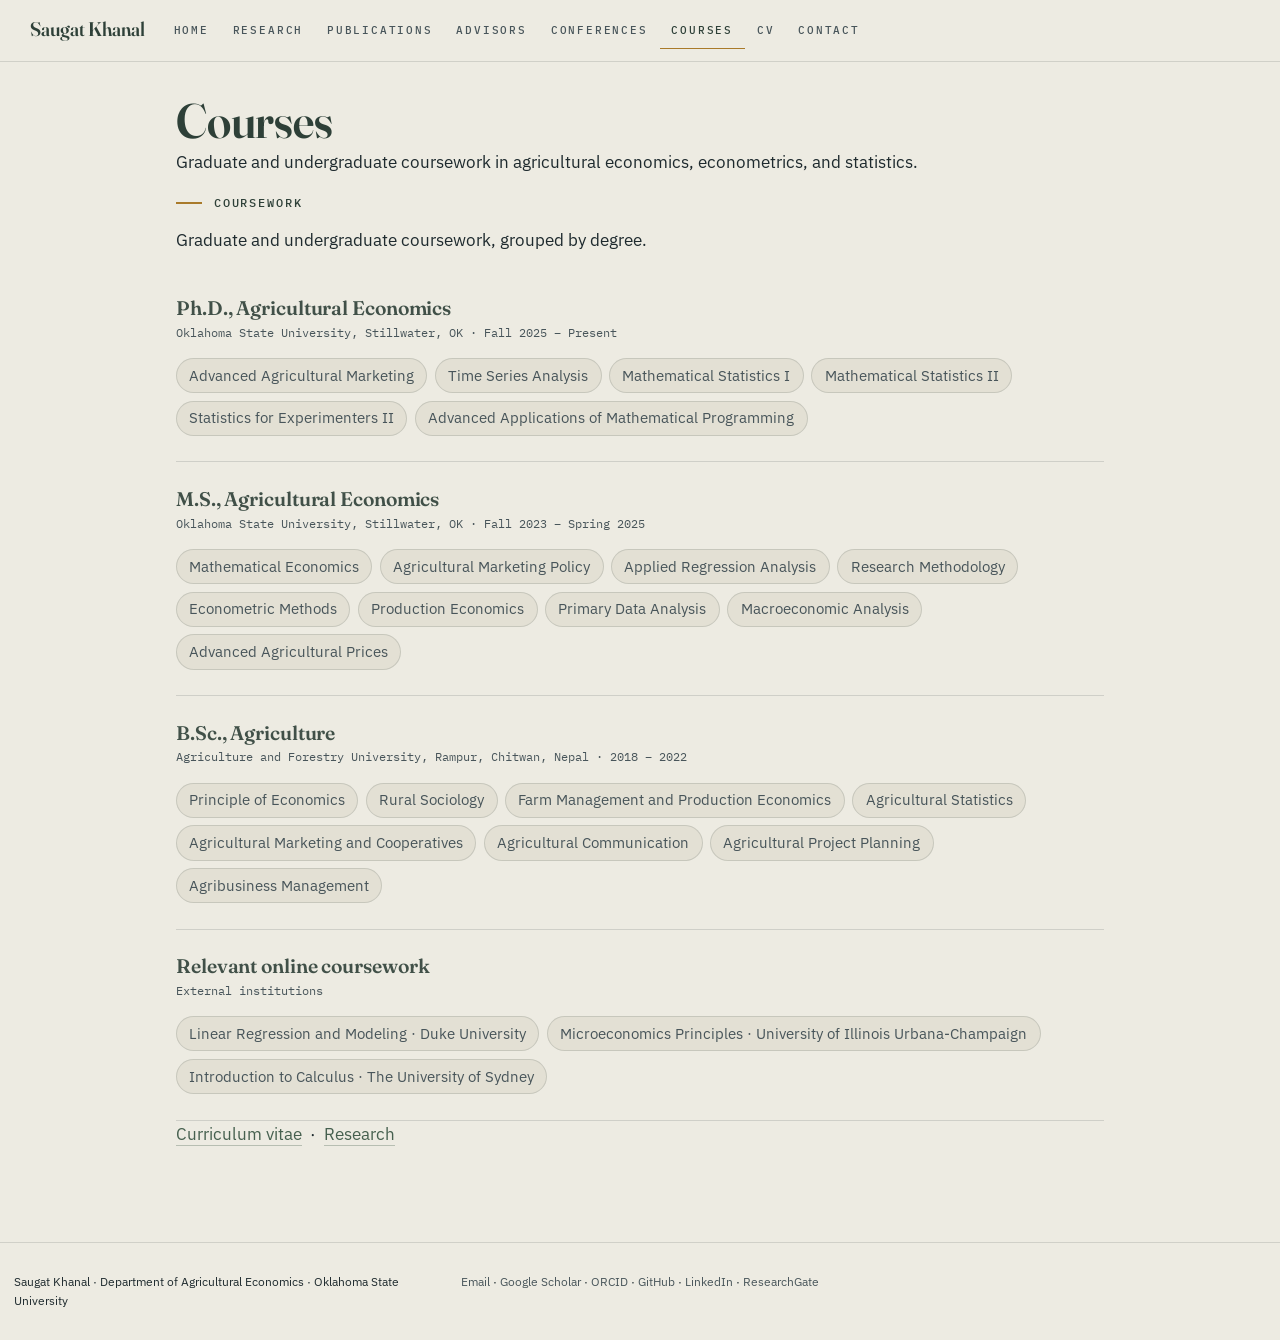
<file: courses.html>
<!DOCTYPE html>
<html xmlns="http://www.w3.org/1999/xhtml" lang="en" xml:lang="en"><head>

<meta charset="utf-8">
<meta name="generator" content="quarto-1.10.18">

<meta name="viewport" content="width=device-width, initial-scale=1.0, user-scalable=yes">

<meta name="description" content="Graduate and undergraduate coursework in agricultural economics, econometrics, and statistics.">

<title>Courses – Saugat Khanal</title>
<style>
/* Default styles provided by pandoc.
** See https://pandoc.org/MANUAL.html#variables-for-html for config info.
*/
span.smallcaps{font-variant: small-caps;}
div.columns{display: flex; gap: 1.5em;}
div.column{flex: auto;}
@media screen {
div.columns{gap: min(4vw, 1.5em);}
div.column{overflow-x: auto;}
}
div.hanging-indent{margin-left: 1.5em; text-indent: -1.5em;}
ul.task-list{list-style: none;}
ul.task-list li input[type="checkbox"] {
  width: 0.8em;
  margin: 0 0.8em 0.2em -1em; /* quarto-specific, see https://github.com/quarto-dev/quarto-cli/issues/4556 */ 
  vertical-align: middle;
}
</style>


<script src="site_libs/quarto-nav/quarto-nav.js"></script>
<script src="site_libs/quarto-nav/headroom.min.js"></script>
<link href="./assets/images/favicon.svg" rel="icon" type="image/svg+xml">
<script src="site_libs/clipboard/clipboard.min.js"></script>
<script src="site_libs/quarto-html/quarto.js" type="module"></script>
<script src="site_libs/quarto-html/tabsets/tabsets.js" type="module"></script>
<script src="site_libs/quarto-html/popper.min.js"></script>
<script src="site_libs/quarto-html/tippy.umd.min.js"></script>
<link href="site_libs/quarto-html/tippy.css" rel="stylesheet">
<link href="site_libs/quarto-html/quarto-syntax-highlighting-c7e68cbf4fd09285039b7e9a23f813c3.css" rel="stylesheet" id="quarto-text-highlighting-styles">
<script src="site_libs/bootstrap/bootstrap.min.js"></script>
<link href="site_libs/bootstrap/bootstrap-icons.css" rel="stylesheet">
<link href="site_libs/bootstrap/bootstrap-620105c1d17b8cbf65cfc1bab21696d0.min.css" rel="stylesheet" append-hash="true" id="quarto-bootstrap" data-mode="light">
<script id="quarto-search-options" type="application/json">{
  "language": {
    "search-no-results-text": "No results",
    "search-matching-documents-text": "matching documents",
    "search-copy-link-title": "Copy link to search",
    "search-hide-matches-text": "Hide additional matches",
    "search-more-match-text": "more match in this document",
    "search-more-matches-text": "more matches in this document",
    "search-clear-button-title": "Clear",
    "search-text-placeholder": "",
    "search-detached-cancel-button-title": "Cancel",
    "search-submit-button-title": "Submit",
    "search-label": "Search"
  }
}</script>
<link rel="preconnect" href="https://fonts.googleapis.com">
<link rel="preconnect" href="https://fonts.gstatic.com" crossorigin="">
<link href="https://fonts.googleapis.com/css2?family=Fraunces:opsz,wght@9..144,400;9..144,500;9..144,600&amp;family=IBM+Plex+Mono:wght@400;500&amp;family=IBM+Plex+Sans:ital,wght@0,400;0,500;0,600;1,400&amp;display=swap" rel="stylesheet">
<meta name="author" content="Saugat Khanal">


<meta property="og:title" content="Courses – Saugat Khanal">
<meta property="og:description" content="Graduate and undergraduate coursework in agricultural economics, econometrics, and statistics.">
<meta property="og:site_name" content="Saugat Khanal">
</head>

<body class="nav-fixed fullcontent quarto-light">

<div id="quarto-search-results"></div>
  <header id="quarto-header" class="headroom fixed-top">
    <nav class="navbar navbar-expand-lg " data-bs-theme="dark">
      <div class="navbar-container container-fluid">
      <div class="navbar-brand-container mx-auto">
    <a class="navbar-brand" href="./index.html">
    <span class="navbar-title">Saugat Khanal</span>
    </a>
  </div>
          <button class="navbar-toggler" type="button" data-bs-toggle="collapse" data-bs-target="#navbarCollapse" aria-controls="navbarCollapse" role="menu" aria-expanded="false" aria-label="Toggle navigation" onclick="if (window.quartoToggleHeadroom) { window.quartoToggleHeadroom(); }">
  <span class="navbar-toggler-icon"></span>
</button>
          <div class="collapse navbar-collapse" id="navbarCollapse">
            <ul class="navbar-nav navbar-nav-scroll me-auto">
  <li class="nav-item">
    <a class="nav-link" href="./index.html"> 
<span class="menu-text">Home</span></a>
  </li>  
  <li class="nav-item">
    <a class="nav-link" href="./research.html"> 
<span class="menu-text">Research</span></a>
  </li>  
  <li class="nav-item">
    <a class="nav-link" href="./publications.html"> 
<span class="menu-text">Publications</span></a>
  </li>  
  <li class="nav-item">
    <a class="nav-link" href="./advisors.html"> 
<span class="menu-text">Advisors</span></a>
  </li>  
  <li class="nav-item">
    <a class="nav-link" href="./conferences.html"> 
<span class="menu-text">Conferences</span></a>
  </li>  
  <li class="nav-item">
    <a class="nav-link active" href="./courses.html" aria-current="page"> 
<span class="menu-text">Courses</span></a>
  </li>  
  <li class="nav-item">
    <a class="nav-link" href="./cv.html"> 
<span class="menu-text">CV</span></a>
  </li>  
  <li class="nav-item">
    <a class="nav-link" href="./contact.html"> 
<span class="menu-text">Contact</span></a>
  </li>  
</ul>
          </div> <!-- /navcollapse -->
            <div class="quarto-navbar-tools">
</div>
      </div> <!-- /container-fluid -->
    </nav>
</header>
<!-- content -->
<div id="quarto-content" class="quarto-container page-columns page-rows-contents page-layout-article page-navbar">
<!-- sidebar -->
<!-- margin-sidebar -->
    
<!-- main -->
<main class="content" id="quarto-document-content">

<header id="title-block-header" class="quarto-title-block default">
<div class="quarto-title">
<h1 class="title">Courses</h1>
</div>

<div>
  <div class="description">
    Graduate and undergraduate coursework in agricultural economics, econometrics, and statistics.
  </div>
</div>


<div class="quarto-title-meta">

    
  
    
  </div>
  


</header>


<div class="eyebrow">Coursework</div>
<p>Graduate and undergraduate coursework, grouped by degree.</p>
<div class="course-block">
  <h3>Ph.D., Agricultural Economics</h3>
  <div class="course-block__when">Oklahoma State University, Stillwater, OK · Fall 2025 – Present</div>
  <ul class="chips">
    <li>Advanced Agricultural Marketing</li>
    <li>Time Series Analysis</li>
    <li>Mathematical Statistics I</li>
    <li>Mathematical Statistics II</li>
    <li>Statistics for Experimenters II</li>
    <li>Advanced Applications of Mathematical Programming</li>
  </ul>
</div>
<div class="course-block">
  <h3>M.S., Agricultural Economics</h3>
  <div class="course-block__when">Oklahoma State University, Stillwater, OK · Fall 2023 – Spring 2025</div>
  <ul class="chips">
    <li>Mathematical Economics</li>
    <li>Agricultural Marketing Policy</li>
    <li>Applied Regression Analysis</li>
    <li>Research Methodology</li>
    <li>Econometric Methods</li>
    <li>Production Economics</li>
    <li>Primary Data Analysis</li>
    <li>Macroeconomic Analysis</li>
    <li>Advanced Agricultural Prices</li>
  </ul>
</div>
<div class="course-block">
  <h3>B.Sc., Agriculture</h3>
  <div class="course-block__when">Agriculture and Forestry University, Rampur, Chitwan, Nepal · 2018 – 2022</div>
  <ul class="chips">
    <li>Principle of Economics</li>
    <li>Rural Sociology</li>
    <li>Farm Management and Production Economics</li>
    <li>Agricultural Statistics</li>
    <li>Agricultural Marketing and Cooperatives</li>
    <li>Agricultural Communication</li>
    <li>Agricultural Project Planning</li>
    <li>Agribusiness Management</li>
  </ul>
</div>
<div class="course-block">
  <h3>Relevant online coursework</h3>
  <div class="course-block__when">External institutions</div>
  <ul class="chips">
    <li>Linear Regression and Modeling · Duke University</li>
    <li>Microeconomics Principles · University of Illinois Urbana-Champaign</li>
    <li>Introduction to Calculus · The University of Sydney</li>
  </ul>
</div>
<p><a href="./cv.html">Curriculum vitae</a> &nbsp;·&nbsp; <a href="./research.html">Research</a></p>



</main> <!-- /main -->
<script id="quarto-html-after-body" type="application/javascript">
  window.document.addEventListener("DOMContentLoaded", function (event) {
    const isCodeAnnotation = (el) => {
      for (const clz of el.classList) {
        if (clz.startsWith('code-annotation-')) {                     
          return true;
        }
      }
      return false;
    }
    const onCopySuccess = function(e) {
      // button target
      const button = e.trigger;
      // don't keep focus
      button.blur();
      // flash "checked"
      button.classList.add('code-copy-button-checked');
      var currentTitle = button.getAttribute("title");
      button.setAttribute("title", "Copied!");
      let tooltip;
      if (window.bootstrap) {
        button.setAttribute("data-bs-toggle", "tooltip");
        button.setAttribute("data-bs-placement", "left");
        button.setAttribute("data-bs-title", "Copied!");
        tooltip = new bootstrap.Tooltip(button, 
          { trigger: "manual", 
            customClass: "code-copy-button-tooltip",
            offset: [0, -8]});
        tooltip.show();    
      }
      setTimeout(function() {
        if (tooltip) {
          tooltip.hide();
          button.removeAttribute("data-bs-title");
          button.removeAttribute("data-bs-toggle");
          button.removeAttribute("data-bs-placement");
        }
        button.setAttribute("title", currentTitle);
        button.classList.remove('code-copy-button-checked');
      }, 1000);
      // clear code selection
      e.clearSelection();
    }
    const getTextToCopy = function(trigger) {
      const outerScaffold = trigger.parentElement.cloneNode(true);
      const codeEl = outerScaffold.querySelector('code');
      for (const childEl of codeEl.children) {
        if (isCodeAnnotation(childEl)) {
          childEl.remove();
        }
      }
      return codeEl.innerText;
    }
    const clipboard = new window.ClipboardJS('.code-copy-button:not([data-in-quarto-modal])', {
      text: getTextToCopy
    });
    clipboard.on('success', onCopySuccess);
    if (window.document.getElementById('quarto-embedded-source-code-modal')) {
      const clipboardModal = new window.ClipboardJS('.code-copy-button[data-in-quarto-modal]', {
        text: getTextToCopy,
        container: window.document.getElementById('quarto-embedded-source-code-modal')
      });
      clipboardModal.on('success', onCopySuccess);
    }
      var localhostRegex = new RegExp(/^(?:http|https):\/\/localhost\:?[0-9]*\//);
      var mailtoRegex = new RegExp(/^mailto:/);
        var filterRegex = new RegExp("https:\/\/saugatkhanal\.com");
      var isInternal = (href) => {
          return filterRegex.test(href) || localhostRegex.test(href) || mailtoRegex.test(href);
      }
      // Inspect non-navigation links and adorn them if external
     var links = window.document.querySelectorAll('a[href]:not(.nav-link):not(.navbar-brand):not(.toc-action):not(.sidebar-link):not(.sidebar-item-toggle):not(.pagination-link):not(.no-external):not([aria-hidden]):not(.dropdown-item):not(.quarto-navigation-tool):not(.about-link)');
      for (var i=0; i<links.length; i++) {
        const link = links[i];
        if (!isInternal(link.href)) {
          // undo the damage that might have been done by quarto-nav.js in the case of
          // links that we want to consider external
          if (link.dataset.originalHref !== undefined) {
            link.href = link.dataset.originalHref;
          }
            // target, if specified
            link.setAttribute("target", "_blank");
            if (link.getAttribute("rel") === null) {
              link.setAttribute("rel", "noopener");
            }
        }
      }
    function tippyHover(el, contentFn, onTriggerFn, onUntriggerFn) {
      const config = {
        allowHTML: true,
        maxWidth: 500,
        delay: 100,
        arrow: false,
        appendTo: function(el) {
            return el.parentElement;
        },
        interactive: true,
        interactiveBorder: 10,
        theme: 'quarto',
        placement: 'bottom-start',
      };
      if (contentFn) {
        config.content = contentFn;
      }
      if (onTriggerFn) {
        config.onTrigger = onTriggerFn;
      }
      if (onUntriggerFn) {
        config.onUntrigger = onUntriggerFn;
      }
      window.tippy(el, config); 
    }
    const noterefs = window.document.querySelectorAll('a[role="doc-noteref"]');
    for (var i=0; i<noterefs.length; i++) {
      const ref = noterefs[i];
      tippyHover(ref, function() {
        // use id or data attribute instead here
        let href = ref.getAttribute('data-footnote-href') || ref.getAttribute('href');
        try { href = new URL(href).hash; } catch {}
        const id = href.replace(/^#\/?/, "");
        const note = window.document.getElementById(id);
        if (note) {
          return note.innerHTML;
        } else {
          return "";
        }
      });
    }
    const xrefs = window.document.querySelectorAll('a.quarto-xref');
    const processXRef = (id, note) => {
      // Strip column container classes
      const stripColumnClz = (el) => {
        el.classList.remove("page-full", "page-columns");
        if (el.children) {
          for (const child of el.children) {
            stripColumnClz(child);
          }
        }
      }
      stripColumnClz(note)
      if (id === null || id.startsWith('sec-')) {
        // Special case sections, only their first couple elements
        const container = document.createElement("div");
        if (note.children && note.children.length > 2) {
          container.appendChild(note.children[0].cloneNode(true));
          for (let i = 1; i < note.children.length; i++) {
            const child = note.children[i];
            if (child.tagName === "P" && child.innerText === "") {
              continue;
            } else {
              container.appendChild(child.cloneNode(true));
              break;
            }
          }
          if (window.Quarto?.typesetMath) {
            window.Quarto.typesetMath(container);
          }
          return container.innerHTML
        } else {
          if (window.Quarto?.typesetMath) {
            window.Quarto.typesetMath(note);
          }
          return note.innerHTML;
        }
      } else {
        // Remove any anchor links if they are present
        const anchorLink = note.querySelector('a.anchorjs-link');
        if (anchorLink) {
          anchorLink.remove();
        }
        if (window.Quarto?.typesetMath) {
          window.Quarto.typesetMath(note);
        }
        if (note.classList.contains("callout")) {
          return note.outerHTML;
        } else {
          return note.innerHTML;
        }
      }
    }
    for (var i=0; i<xrefs.length; i++) {
      const xref = xrefs[i];
      tippyHover(xref, undefined, function(instance) {
        instance.disable();
        let url = xref.getAttribute('href');
        let hash = undefined; 
        if (url.startsWith('#')) {
          hash = url;
        } else {
          try { hash = new URL(url).hash; } catch {}
        }
        if (hash) {
          const id = hash.replace(/^#\/?/, "");
          const note = window.document.getElementById(id);
          if (note !== null) {
            try {
              const html = processXRef(id, note.cloneNode(true));
              instance.setContent(html);
            } finally {
              instance.enable();
              instance.show();
            }
          } else {
            // See if we can fetch this
            fetch(url.split('#')[0])
            .then(res => res.text())
            .then(html => {
              const parser = new DOMParser();
              const htmlDoc = parser.parseFromString(html, "text/html");
              const note = htmlDoc.getElementById(id);
              if (note !== null) {
                const html = processXRef(id, note);
                instance.setContent(html);
              } 
            }).finally(() => {
              instance.enable();
              instance.show();
            });
          }
        } else {
          // See if we can fetch a full url (with no hash to target)
          // This is a special case and we should probably do some content thinning / targeting
          fetch(url)
          .then(res => res.text())
          .then(html => {
            const parser = new DOMParser();
            const htmlDoc = parser.parseFromString(html, "text/html");
            const note = htmlDoc.querySelector('main.content');
            if (note !== null) {
              // This should only happen for chapter cross references
              // (since there is no id in the URL)
              // remove the first header
              if (note.children.length > 0 && note.children[0].tagName === "HEADER") {
                note.children[0].remove();
              }
              const html = processXRef(null, note);
              instance.setContent(html);
            } 
          }).finally(() => {
            instance.enable();
            instance.show();
          });
        }
      }, function(instance) {
      });
    }
        let selectedAnnoteEl;
        const selectorForAnnotation = ( cell, annotation) => {
          let cellAttr = 'data-code-cell="' + cell + '"';
          let lineAttr = 'data-code-annotation="' +  annotation + '"';
          const selector = 'span[' + cellAttr + '][' + lineAttr + ']';
          return selector;
        }
        const selectCodeLines = (annoteEl) => {
          const doc = window.document;
          const targetCell = annoteEl.getAttribute("data-target-cell");
          const targetAnnotation = annoteEl.getAttribute("data-target-annotation");
          const annoteSpan = window.document.querySelector(selectorForAnnotation(targetCell, targetAnnotation));
          const lines = annoteSpan.getAttribute("data-code-lines").split(",");
          const lineIds = lines.map((line) => {
            return targetCell + "-" + line;
          })
          let top = null;
          let height = null;
          let parent = null;
          if (lineIds.length > 0) {
              //compute the position of the single el (top and bottom and make a div)
              const el = window.document.getElementById(lineIds[0]);
              top = el.offsetTop;
              height = el.offsetHeight;
              parent = el.parentElement.parentElement;
            if (lineIds.length > 1) {
              const lastEl = window.document.getElementById(lineIds[lineIds.length - 1]);
              const bottom = lastEl.offsetTop + lastEl.offsetHeight;
              height = bottom - top;
            }
            if (top !== null && height !== null && parent !== null) {
              // cook up a div (if necessary) and position it 
              let div = window.document.getElementById("code-annotation-line-highlight");
              if (div === null) {
                div = window.document.createElement("div");
                div.setAttribute("id", "code-annotation-line-highlight");
                div.style.position = 'absolute';
                parent.appendChild(div);
              }
              div.style.top = top - 2 + "px";
              div.style.height = height + 4 + "px";
              div.style.left = 0;
              let gutterDiv = window.document.getElementById("code-annotation-line-highlight-gutter");
              if (gutterDiv === null) {
                gutterDiv = window.document.createElement("div");
                gutterDiv.setAttribute("id", "code-annotation-line-highlight-gutter");
                gutterDiv.style.position = 'absolute';
                const codeCell = window.document.getElementById(targetCell);
                const gutter = codeCell.querySelector('.code-annotation-gutter');
                gutter.appendChild(gutterDiv);
              }
              gutterDiv.style.top = top - 2 + "px";
              gutterDiv.style.height = height + 4 + "px";
            }
            selectedAnnoteEl = annoteEl;
          }
        };
        const unselectCodeLines = () => {
          const elementsIds = ["code-annotation-line-highlight", "code-annotation-line-highlight-gutter"];
          elementsIds.forEach((elId) => {
            const div = window.document.getElementById(elId);
            if (div) {
              div.remove();
            }
          });
          selectedAnnoteEl = undefined;
        };
          // Handle positioning of the toggle
      window.addEventListener(
        "resize",
        throttle(() => {
          elRect = undefined;
          if (selectedAnnoteEl) {
            selectCodeLines(selectedAnnoteEl);
          }
        }, 10)
      );
      function throttle(fn, ms) {
      let throttle = false;
      let timer;
        return (...args) => {
          if(!throttle) { // first call gets through
              fn.apply(this, args);
              throttle = true;
          } else { // all the others get throttled
              if(timer) clearTimeout(timer); // cancel #2
              timer = setTimeout(() => {
                fn.apply(this, args);
                timer = throttle = false;
              }, ms);
          }
        };
      }
        // Attach click handler to the DT
        const annoteDls = window.document.querySelectorAll('dt[data-target-cell]');
        for (const annoteDlNode of annoteDls) {
          annoteDlNode.addEventListener('click', (event) => {
            const clickedEl = event.target;
            if (clickedEl !== selectedAnnoteEl) {
              unselectCodeLines();
              const activeEl = window.document.querySelector('dt[data-target-cell].code-annotation-active');
              if (activeEl) {
                activeEl.classList.remove('code-annotation-active');
              }
              selectCodeLines(clickedEl);
              clickedEl.classList.add('code-annotation-active');
            } else {
              // Unselect the line
              unselectCodeLines();
              clickedEl.classList.remove('code-annotation-active');
            }
          });
        }
    const findCites = (el) => {
      const parentEl = el.parentElement;
      if (parentEl) {
        const cites = parentEl.dataset.cites;
        if (cites) {
          return {
            el,
            cites: cites.split(' ')
          };
        } else {
          return findCites(el.parentElement)
        }
      } else {
        return undefined;
      }
    };
    var bibliorefs = window.document.querySelectorAll('a[role="doc-biblioref"]');
    for (var i=0; i<bibliorefs.length; i++) {
      const ref = bibliorefs[i];
      const citeInfo = findCites(ref);
      if (citeInfo) {
        tippyHover(citeInfo.el, function() {
          var popup = window.document.createElement('div');
          citeInfo.cites.forEach(function(cite) {
            var citeDiv = window.document.createElement('div');
            citeDiv.classList.add('hanging-indent');
            citeDiv.classList.add('csl-entry');
            var biblioDiv = window.document.getElementById('ref-' + cite);
            if (biblioDiv) {
              citeDiv.innerHTML = biblioDiv.innerHTML;
            }
            popup.appendChild(citeDiv);
          });
          return popup.innerHTML;
        });
      }
    }
  });
  </script>
</div> <!-- /content -->
<footer class="footer">
  <div class="nav-footer">
    <div class="nav-footer-left">
<p>Saugat Khanal · Department of Agricultural Economics · Oklahoma State University</p>
</div>   
    <div class="nav-footer-center">
<p><a href="mailto:saugat.khanal@okstate.edu">Email</a> · <a href="https://scholar.google.com/citations?user=a7dtE0YAAAAJ&amp;hl=en">Google Scholar</a> · <a href="https://orcid.org/0000-0002-9146-7428">ORCID</a> · <a href="https://github.com/Saugat2000">GitHub</a> · <a href="https://www.linkedin.com/in/saugat-khanal-714090275/">LinkedIn</a> · <a href="https://www.researchgate.net/profile/Saugat-Khanal-3?ev=hdr_xprf">ResearchGate</a></p>
</div>
    <div class="nav-footer-right">
      &nbsp;
    </div>
  </div>
</footer>




</body></html>
</file>
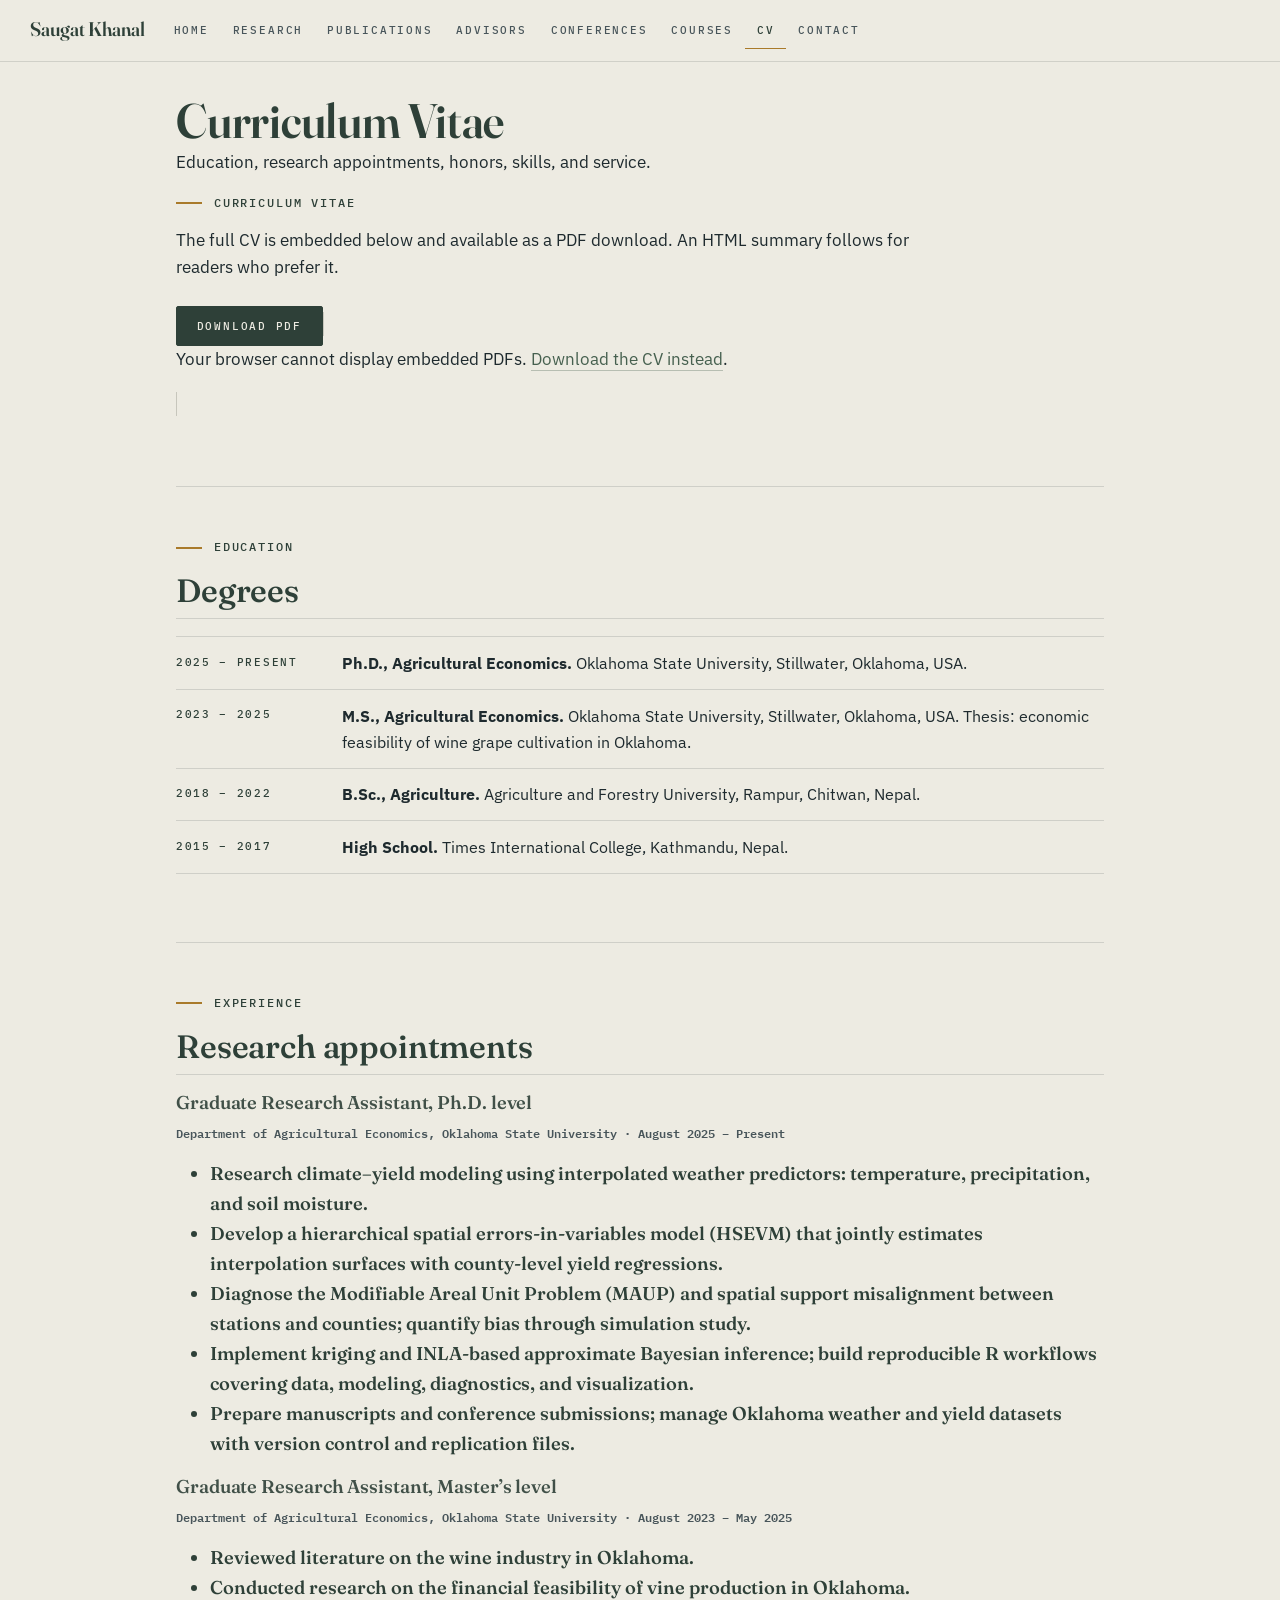
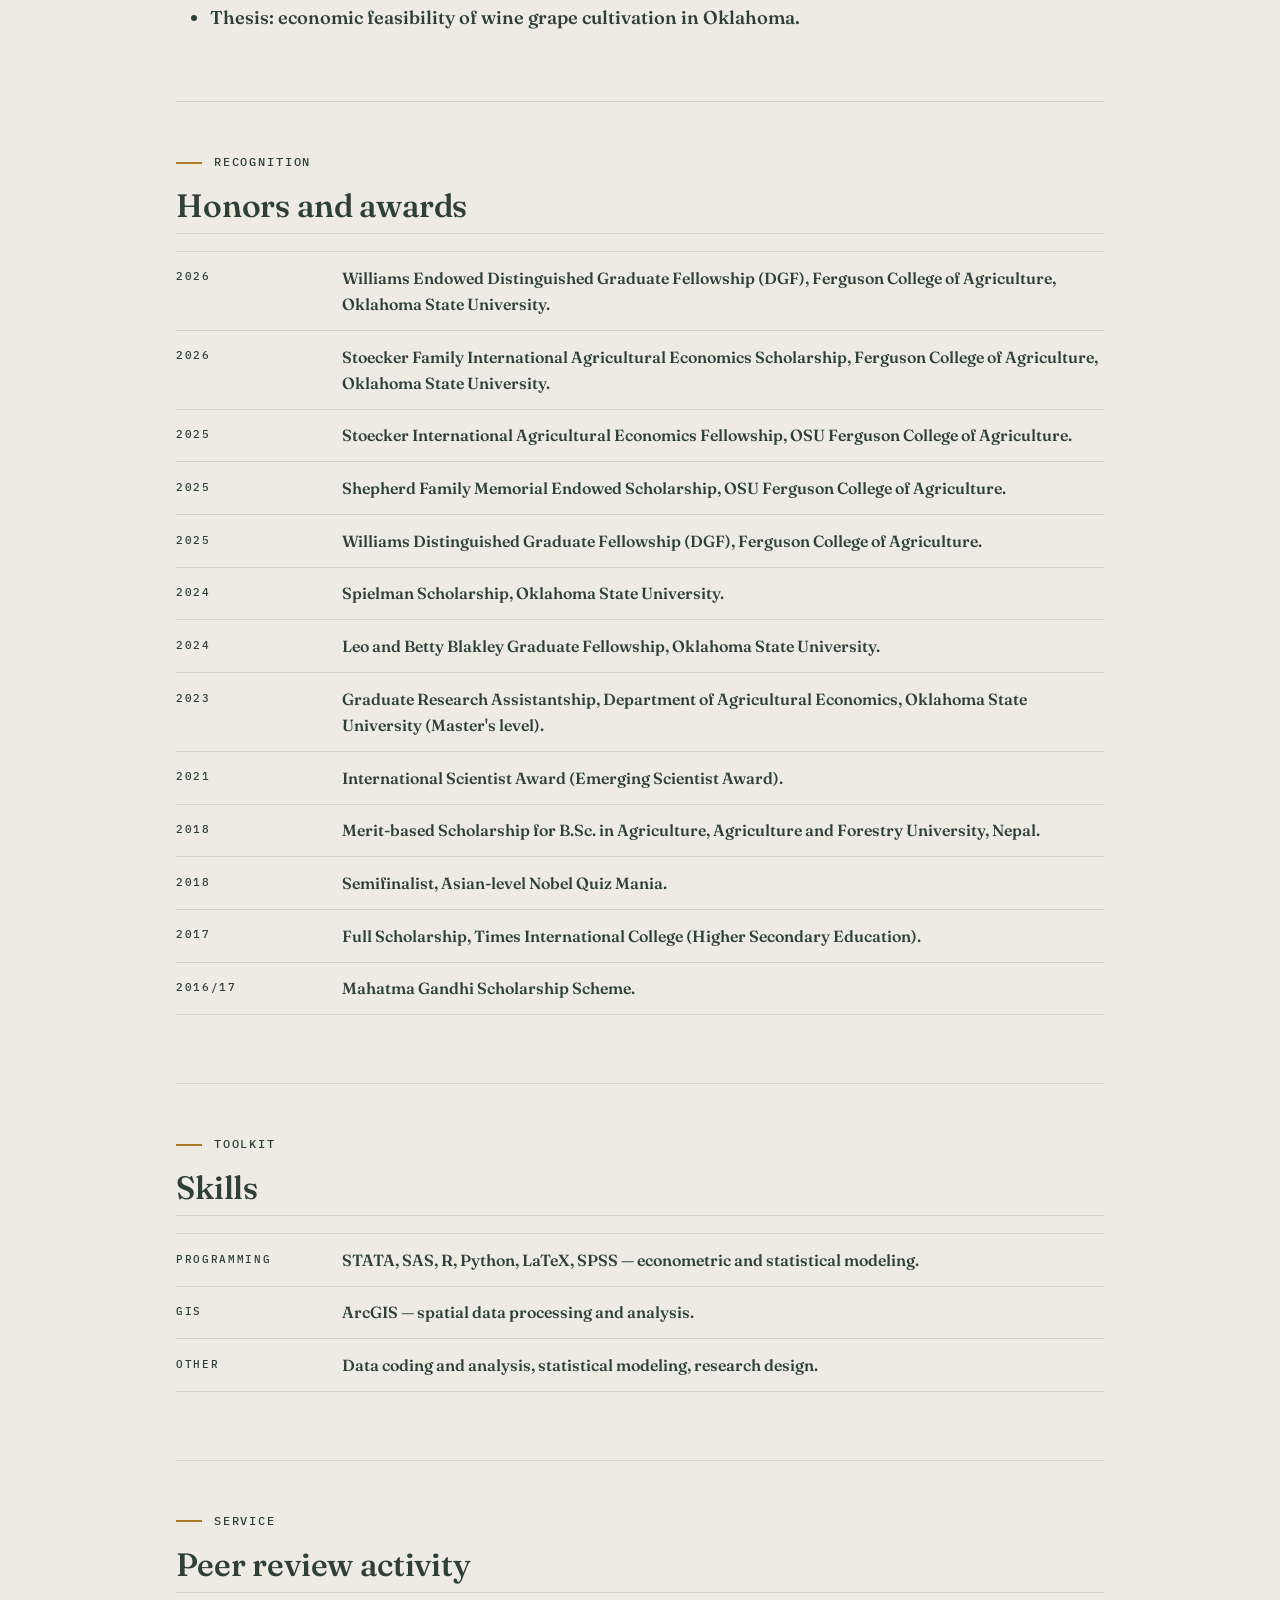
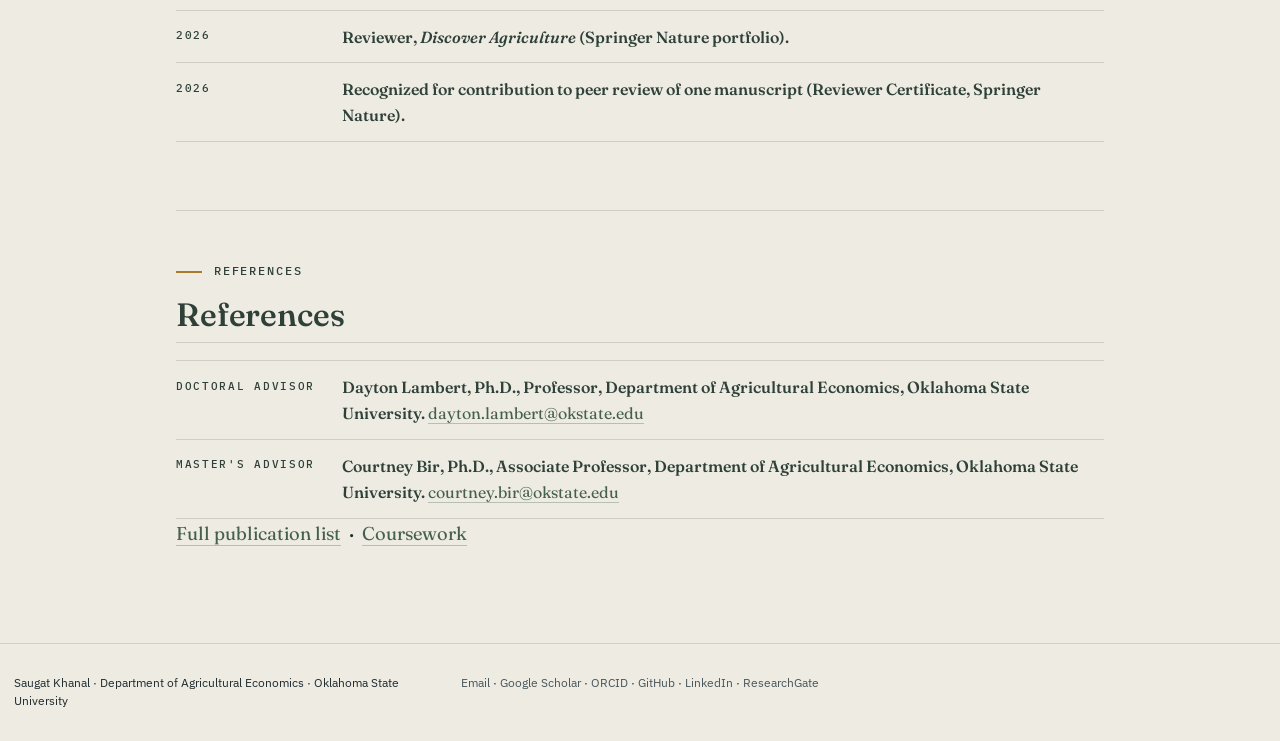
<file: cv.html>
<!DOCTYPE html>
<html xmlns="http://www.w3.org/1999/xhtml" lang="en" xml:lang="en"><head>

<meta charset="utf-8">
<meta name="generator" content="quarto-1.10.18">

<meta name="viewport" content="width=device-width, initial-scale=1.0, user-scalable=yes">

<meta name="description" content="Education, research appointments, honors, skills, and service.">

<title>Curriculum Vitae – Saugat Khanal</title>
<style>
/* Default styles provided by pandoc.
** See https://pandoc.org/MANUAL.html#variables-for-html for config info.
*/
span.smallcaps{font-variant: small-caps;}
div.columns{display: flex; gap: 1.5em;}
div.column{flex: auto;}
@media screen {
div.columns{gap: min(4vw, 1.5em);}
div.column{overflow-x: auto;}
}
div.hanging-indent{margin-left: 1.5em; text-indent: -1.5em;}
ul.task-list{list-style: none;}
ul.task-list li input[type="checkbox"] {
  width: 0.8em;
  margin: 0 0.8em 0.2em -1em; /* quarto-specific, see https://github.com/quarto-dev/quarto-cli/issues/4556 */ 
  vertical-align: middle;
}
</style>


<script src="site_libs/quarto-nav/quarto-nav.js"></script>
<script src="site_libs/quarto-nav/headroom.min.js"></script>
<link href="./assets/images/favicon.svg" rel="icon" type="image/svg+xml">
<script src="site_libs/clipboard/clipboard.min.js"></script>
<script src="site_libs/quarto-html/quarto.js" type="module"></script>
<script src="site_libs/quarto-html/tabsets/tabsets.js" type="module"></script>
<script src="site_libs/quarto-html/popper.min.js"></script>
<script src="site_libs/quarto-html/tippy.umd.min.js"></script>
<link href="site_libs/quarto-html/tippy.css" rel="stylesheet">
<link href="site_libs/quarto-html/quarto-syntax-highlighting-c7e68cbf4fd09285039b7e9a23f813c3.css" rel="stylesheet" id="quarto-text-highlighting-styles">
<script src="site_libs/bootstrap/bootstrap.min.js"></script>
<link href="site_libs/bootstrap/bootstrap-icons.css" rel="stylesheet">
<link href="site_libs/bootstrap/bootstrap-620105c1d17b8cbf65cfc1bab21696d0.min.css" rel="stylesheet" append-hash="true" id="quarto-bootstrap" data-mode="light">
<script id="quarto-search-options" type="application/json">{
  "language": {
    "search-no-results-text": "No results",
    "search-matching-documents-text": "matching documents",
    "search-copy-link-title": "Copy link to search",
    "search-hide-matches-text": "Hide additional matches",
    "search-more-match-text": "more match in this document",
    "search-more-matches-text": "more matches in this document",
    "search-clear-button-title": "Clear",
    "search-text-placeholder": "",
    "search-detached-cancel-button-title": "Cancel",
    "search-submit-button-title": "Submit",
    "search-label": "Search"
  }
}</script>
<link rel="preconnect" href="https://fonts.googleapis.com">
<link rel="preconnect" href="https://fonts.gstatic.com" crossorigin="">
<link href="https://fonts.googleapis.com/css2?family=Fraunces:opsz,wght@9..144,400;9..144,500;9..144,600&amp;family=IBM+Plex+Mono:wght@400;500&amp;family=IBM+Plex+Sans:ital,wght@0,400;0,500;0,600;1,400&amp;display=swap" rel="stylesheet">
<meta name="author" content="Saugat Khanal">


<meta property="og:title" content="Curriculum Vitae – Saugat Khanal">
<meta property="og:description" content="Education, research appointments, honors, skills, and service.">
<meta property="og:site_name" content="Saugat Khanal">
</head>

<body class="nav-fixed fullcontent quarto-light">

<div id="quarto-search-results"></div>
  <header id="quarto-header" class="headroom fixed-top">
    <nav class="navbar navbar-expand-lg " data-bs-theme="dark">
      <div class="navbar-container container-fluid">
      <div class="navbar-brand-container mx-auto">
    <a class="navbar-brand" href="./index.html">
    <span class="navbar-title">Saugat Khanal</span>
    </a>
  </div>
          <button class="navbar-toggler" type="button" data-bs-toggle="collapse" data-bs-target="#navbarCollapse" aria-controls="navbarCollapse" role="menu" aria-expanded="false" aria-label="Toggle navigation" onclick="if (window.quartoToggleHeadroom) { window.quartoToggleHeadroom(); }">
  <span class="navbar-toggler-icon"></span>
</button>
          <div class="collapse navbar-collapse" id="navbarCollapse">
            <ul class="navbar-nav navbar-nav-scroll me-auto">
  <li class="nav-item">
    <a class="nav-link" href="./index.html"> 
<span class="menu-text">Home</span></a>
  </li>  
  <li class="nav-item">
    <a class="nav-link" href="./research.html"> 
<span class="menu-text">Research</span></a>
  </li>  
  <li class="nav-item">
    <a class="nav-link" href="./publications.html"> 
<span class="menu-text">Publications</span></a>
  </li>  
  <li class="nav-item">
    <a class="nav-link" href="./advisors.html"> 
<span class="menu-text">Advisors</span></a>
  </li>  
  <li class="nav-item">
    <a class="nav-link" href="./conferences.html"> 
<span class="menu-text">Conferences</span></a>
  </li>  
  <li class="nav-item">
    <a class="nav-link" href="./courses.html"> 
<span class="menu-text">Courses</span></a>
  </li>  
  <li class="nav-item">
    <a class="nav-link active" href="./cv.html" aria-current="page"> 
<span class="menu-text">CV</span></a>
  </li>  
  <li class="nav-item">
    <a class="nav-link" href="./contact.html"> 
<span class="menu-text">Contact</span></a>
  </li>  
</ul>
          </div> <!-- /navcollapse -->
            <div class="quarto-navbar-tools">
</div>
      </div> <!-- /container-fluid -->
    </nav>
</header>
<!-- content -->
<div id="quarto-content" class="quarto-container page-columns page-rows-contents page-layout-article page-navbar">
<!-- sidebar -->
<!-- margin-sidebar -->
    
<!-- main -->
<main class="content" id="quarto-document-content">

<header id="title-block-header" class="quarto-title-block default">
<div class="quarto-title">
<h1 class="title">Curriculum Vitae</h1>
</div>

<div>
  <div class="description">
    Education, research appointments, honors, skills, and service.
  </div>
</div>


<div class="quarto-title-meta">

    
  
    
  </div>
  


</header>


<div class="eyebrow">Curriculum vitae</div>
<p>The full CV is embedded below and available as a PDF download. An HTML summary follows for readers who prefer it.</p>
<a class="btn-download" href="assets/cv/Saugat_CV.pdf" download="">Download PDF</a>
<object class="pdf-embed" data="assets/cv/Saugat_CV.pdf" type="application/pdf">
  <p>Your browser cannot display embedded PDFs.
  <a href="assets/cv/Saugat_CV.pdf">Download the CV instead</a>.</p>
</object>
<div class="section-head">
  <div class="eyebrow">Education</div>
  <h2>Degrees</h2>
</div>
<ul class="facts">
  <li>
    <strong>2025 – present</strong>
    <span><b>Ph.D., Agricultural Economics.</b> Oklahoma State University,
    Stillwater, Oklahoma, USA.</span>
  </li>
  <li>
    <strong>2023 – 2025</strong>
    <span><b>M.S., Agricultural Economics.</b> Oklahoma State University,
    Stillwater, Oklahoma, USA. Thesis: economic feasibility of wine grape
    cultivation in Oklahoma.</span>
  </li>
  <li>
    <strong>2018 – 2022</strong>
    <span><b>B.Sc., Agriculture.</b> Agriculture and Forestry University,
    Rampur, Chitwan, Nepal.</span>
  </li>
  <li>
    <strong>2015 – 2017</strong>
    <span><b>High School.</b> Times International College, Kathmandu, Nepal.</span>
  </li>
</ul>
<div class="section-head">
  <div class="eyebrow">Experience</div>
  <h2>Research appointments</h2>
</div>
<section id="graduate-research-assistant-ph.d.-level" class="level3 method__title">
<h3 class="method__title" data-anchor-id="graduate-research-assistant-ph.d.-level">Graduate Research Assistant, Ph.D.&nbsp;level</h3>
<div class="course-block__when">Department of Agricultural Economics, Oklahoma State University · August 2025 – Present</div>
<ul>
<li>Research climate–yield modeling using interpolated weather predictors: temperature, precipitation, and soil moisture.</li>
<li>Develop a hierarchical spatial errors-in-variables model (HSEVM) that jointly estimates interpolation surfaces with county-level yield regressions.</li>
<li>Diagnose the Modifiable Areal Unit Problem (MAUP) and spatial support misalignment between stations and counties; quantify bias through simulation study.</li>
<li>Implement kriging and INLA-based approximate Bayesian inference; build reproducible R workflows covering data, modeling, diagnostics, and visualization.</li>
<li>Prepare manuscripts and conference submissions; manage Oklahoma weather and yield datasets with version control and replication files.</li>
</ul>
</section>
<section id="graduate-research-assistant-masters-level" class="level3 method__title">
<h3 class="method__title">Graduate Research Assistant, Master’s level</h3>
<div class="course-block__when">Department of Agricultural Economics, Oklahoma State University · August 2023 – May 2025</div>
<ul>
<li>Reviewed literature on the wine industry in Oklahoma.</li>
<li>Conducted research on the financial feasibility of vine production in Oklahoma.</li>
<li>Thesis: economic feasibility of wine grape cultivation in Oklahoma.</li>
</ul>
<div class="section-head">
  <div class="eyebrow">Recognition</div>
  <h2 data-anchor-id="graduate-research-assistant-masters-level">Honors and awards</h2>
</div>
<ul class="facts">
  <li><strong>2026</strong><span>Williams Endowed Distinguished Graduate Fellowship (DGF), Ferguson College of Agriculture, Oklahoma State University.</span></li>
  <li><strong>2026</strong><span>Stoecker Family International Agricultural Economics Scholarship, Ferguson College of Agriculture, Oklahoma State University.</span></li>
  <li><strong>2025</strong><span>Stoecker International Agricultural Economics Fellowship, OSU Ferguson College of Agriculture.</span></li>
  <li><strong>2025</strong><span>Shepherd Family Memorial Endowed Scholarship, OSU Ferguson College of Agriculture.</span></li>
  <li><strong>2025</strong><span>Williams Distinguished Graduate Fellowship (DGF), Ferguson College of Agriculture.</span></li>
  <li><strong>2024</strong><span>Spielman Scholarship, Oklahoma State University.</span></li>
  <li><strong>2024</strong><span>Leo and Betty Blakley Graduate Fellowship, Oklahoma State University.</span></li>
  <li><strong>2023</strong><span>Graduate Research Assistantship, Department of Agricultural Economics, Oklahoma State University (Master's level).</span></li>
  <li><strong>2021</strong><span>International Scientist Award (Emerging Scientist Award).</span></li>
  <li><strong>2018</strong><span>Merit-based Scholarship for B.Sc. in Agriculture, Agriculture and Forestry University, Nepal.</span></li>
  <li><strong>2018</strong><span>Semifinalist, Asian-level Nobel Quiz Mania.</span></li>
  <li><strong>2017</strong><span>Full Scholarship, Times International College (Higher Secondary Education).</span></li>
  <li><strong>2016/17</strong><span>Mahatma Gandhi Scholarship Scheme.</span></li>
</ul>
<div class="section-head">
  <div class="eyebrow">Toolkit</div>
  <h2>Skills</h2>
</div>
<ul class="facts">
  <li><strong>Programming</strong><span>STATA, SAS, R, Python, LaTeX, SPSS — econometric and statistical modeling.</span></li>
  <li><strong>GIS</strong><span>ArcGIS — spatial data processing and analysis.</span></li>
  <li><strong>Other</strong><span>Data coding and analysis, statistical modeling, research design.</span></li>
</ul>
<div class="section-head">
  <div class="eyebrow">Service</div>
  <h2>Peer review activity</h2>
</div>
<ul class="facts">
  <li><strong>2026</strong><span>Reviewer, <em>Discover Agriculture</em> (Springer Nature portfolio).</span></li>
  <li><strong>2026</strong><span>Recognized for contribution to peer review of one manuscript (Reviewer Certificate, Springer Nature).</span></li>
</ul>
<div class="section-head">
  <div class="eyebrow">References</div>
  <h2>References</h2>
</div>
<ul class="facts">
  <li><strong>Doctoral advisor</strong><span>Dayton Lambert, Ph.D., Professor, Department of Agricultural Economics, Oklahoma State University. <a href="mailto:dayton.lambert@okstate.edu">dayton.lambert@okstate.edu</a></span></li>
  <li><strong>Master's advisor</strong><span>Courtney Bir, Ph.D., Associate Professor, Department of Agricultural Economics, Oklahoma State University. <a href="mailto:courtney.bir@okstate.edu">courtney.bir@okstate.edu</a></span></li>
</ul>
<p><a href="./publications.html">Full publication list</a> &nbsp;·&nbsp; <a href="./courses.html">Coursework</a></p>


</section>

</main> <!-- /main -->
<script id="quarto-html-after-body" type="application/javascript">
  window.document.addEventListener("DOMContentLoaded", function (event) {
    const isCodeAnnotation = (el) => {
      for (const clz of el.classList) {
        if (clz.startsWith('code-annotation-')) {                     
          return true;
        }
      }
      return false;
    }
    const onCopySuccess = function(e) {
      // button target
      const button = e.trigger;
      // don't keep focus
      button.blur();
      // flash "checked"
      button.classList.add('code-copy-button-checked');
      var currentTitle = button.getAttribute("title");
      button.setAttribute("title", "Copied!");
      let tooltip;
      if (window.bootstrap) {
        button.setAttribute("data-bs-toggle", "tooltip");
        button.setAttribute("data-bs-placement", "left");
        button.setAttribute("data-bs-title", "Copied!");
        tooltip = new bootstrap.Tooltip(button, 
          { trigger: "manual", 
            customClass: "code-copy-button-tooltip",
            offset: [0, -8]});
        tooltip.show();    
      }
      setTimeout(function() {
        if (tooltip) {
          tooltip.hide();
          button.removeAttribute("data-bs-title");
          button.removeAttribute("data-bs-toggle");
          button.removeAttribute("data-bs-placement");
        }
        button.setAttribute("title", currentTitle);
        button.classList.remove('code-copy-button-checked');
      }, 1000);
      // clear code selection
      e.clearSelection();
    }
    const getTextToCopy = function(trigger) {
      const outerScaffold = trigger.parentElement.cloneNode(true);
      const codeEl = outerScaffold.querySelector('code');
      for (const childEl of codeEl.children) {
        if (isCodeAnnotation(childEl)) {
          childEl.remove();
        }
      }
      return codeEl.innerText;
    }
    const clipboard = new window.ClipboardJS('.code-copy-button:not([data-in-quarto-modal])', {
      text: getTextToCopy
    });
    clipboard.on('success', onCopySuccess);
    if (window.document.getElementById('quarto-embedded-source-code-modal')) {
      const clipboardModal = new window.ClipboardJS('.code-copy-button[data-in-quarto-modal]', {
        text: getTextToCopy,
        container: window.document.getElementById('quarto-embedded-source-code-modal')
      });
      clipboardModal.on('success', onCopySuccess);
    }
      var localhostRegex = new RegExp(/^(?:http|https):\/\/localhost\:?[0-9]*\//);
      var mailtoRegex = new RegExp(/^mailto:/);
        var filterRegex = new RegExp("https:\/\/saugatkhanal\.com");
      var isInternal = (href) => {
          return filterRegex.test(href) || localhostRegex.test(href) || mailtoRegex.test(href);
      }
      // Inspect non-navigation links and adorn them if external
     var links = window.document.querySelectorAll('a[href]:not(.nav-link):not(.navbar-brand):not(.toc-action):not(.sidebar-link):not(.sidebar-item-toggle):not(.pagination-link):not(.no-external):not([aria-hidden]):not(.dropdown-item):not(.quarto-navigation-tool):not(.about-link)');
      for (var i=0; i<links.length; i++) {
        const link = links[i];
        if (!isInternal(link.href)) {
          // undo the damage that might have been done by quarto-nav.js in the case of
          // links that we want to consider external
          if (link.dataset.originalHref !== undefined) {
            link.href = link.dataset.originalHref;
          }
            // target, if specified
            link.setAttribute("target", "_blank");
            if (link.getAttribute("rel") === null) {
              link.setAttribute("rel", "noopener");
            }
        }
      }
    function tippyHover(el, contentFn, onTriggerFn, onUntriggerFn) {
      const config = {
        allowHTML: true,
        maxWidth: 500,
        delay: 100,
        arrow: false,
        appendTo: function(el) {
            return el.parentElement;
        },
        interactive: true,
        interactiveBorder: 10,
        theme: 'quarto',
        placement: 'bottom-start',
      };
      if (contentFn) {
        config.content = contentFn;
      }
      if (onTriggerFn) {
        config.onTrigger = onTriggerFn;
      }
      if (onUntriggerFn) {
        config.onUntrigger = onUntriggerFn;
      }
      window.tippy(el, config); 
    }
    const noterefs = window.document.querySelectorAll('a[role="doc-noteref"]');
    for (var i=0; i<noterefs.length; i++) {
      const ref = noterefs[i];
      tippyHover(ref, function() {
        // use id or data attribute instead here
        let href = ref.getAttribute('data-footnote-href') || ref.getAttribute('href');
        try { href = new URL(href).hash; } catch {}
        const id = href.replace(/^#\/?/, "");
        const note = window.document.getElementById(id);
        if (note) {
          return note.innerHTML;
        } else {
          return "";
        }
      });
    }
    const xrefs = window.document.querySelectorAll('a.quarto-xref');
    const processXRef = (id, note) => {
      // Strip column container classes
      const stripColumnClz = (el) => {
        el.classList.remove("page-full", "page-columns");
        if (el.children) {
          for (const child of el.children) {
            stripColumnClz(child);
          }
        }
      }
      stripColumnClz(note)
      if (id === null || id.startsWith('sec-')) {
        // Special case sections, only their first couple elements
        const container = document.createElement("div");
        if (note.children && note.children.length > 2) {
          container.appendChild(note.children[0].cloneNode(true));
          for (let i = 1; i < note.children.length; i++) {
            const child = note.children[i];
            if (child.tagName === "P" && child.innerText === "") {
              continue;
            } else {
              container.appendChild(child.cloneNode(true));
              break;
            }
          }
          if (window.Quarto?.typesetMath) {
            window.Quarto.typesetMath(container);
          }
          return container.innerHTML
        } else {
          if (window.Quarto?.typesetMath) {
            window.Quarto.typesetMath(note);
          }
          return note.innerHTML;
        }
      } else {
        // Remove any anchor links if they are present
        const anchorLink = note.querySelector('a.anchorjs-link');
        if (anchorLink) {
          anchorLink.remove();
        }
        if (window.Quarto?.typesetMath) {
          window.Quarto.typesetMath(note);
        }
        if (note.classList.contains("callout")) {
          return note.outerHTML;
        } else {
          return note.innerHTML;
        }
      }
    }
    for (var i=0; i<xrefs.length; i++) {
      const xref = xrefs[i];
      tippyHover(xref, undefined, function(instance) {
        instance.disable();
        let url = xref.getAttribute('href');
        let hash = undefined; 
        if (url.startsWith('#')) {
          hash = url;
        } else {
          try { hash = new URL(url).hash; } catch {}
        }
        if (hash) {
          const id = hash.replace(/^#\/?/, "");
          const note = window.document.getElementById(id);
          if (note !== null) {
            try {
              const html = processXRef(id, note.cloneNode(true));
              instance.setContent(html);
            } finally {
              instance.enable();
              instance.show();
            }
          } else {
            // See if we can fetch this
            fetch(url.split('#')[0])
            .then(res => res.text())
            .then(html => {
              const parser = new DOMParser();
              const htmlDoc = parser.parseFromString(html, "text/html");
              const note = htmlDoc.getElementById(id);
              if (note !== null) {
                const html = processXRef(id, note);
                instance.setContent(html);
              } 
            }).finally(() => {
              instance.enable();
              instance.show();
            });
          }
        } else {
          // See if we can fetch a full url (with no hash to target)
          // This is a special case and we should probably do some content thinning / targeting
          fetch(url)
          .then(res => res.text())
          .then(html => {
            const parser = new DOMParser();
            const htmlDoc = parser.parseFromString(html, "text/html");
            const note = htmlDoc.querySelector('main.content');
            if (note !== null) {
              // This should only happen for chapter cross references
              // (since there is no id in the URL)
              // remove the first header
              if (note.children.length > 0 && note.children[0].tagName === "HEADER") {
                note.children[0].remove();
              }
              const html = processXRef(null, note);
              instance.setContent(html);
            } 
          }).finally(() => {
            instance.enable();
            instance.show();
          });
        }
      }, function(instance) {
      });
    }
        let selectedAnnoteEl;
        const selectorForAnnotation = ( cell, annotation) => {
          let cellAttr = 'data-code-cell="' + cell + '"';
          let lineAttr = 'data-code-annotation="' +  annotation + '"';
          const selector = 'span[' + cellAttr + '][' + lineAttr + ']';
          return selector;
        }
        const selectCodeLines = (annoteEl) => {
          const doc = window.document;
          const targetCell = annoteEl.getAttribute("data-target-cell");
          const targetAnnotation = annoteEl.getAttribute("data-target-annotation");
          const annoteSpan = window.document.querySelector(selectorForAnnotation(targetCell, targetAnnotation));
          const lines = annoteSpan.getAttribute("data-code-lines").split(",");
          const lineIds = lines.map((line) => {
            return targetCell + "-" + line;
          })
          let top = null;
          let height = null;
          let parent = null;
          if (lineIds.length > 0) {
              //compute the position of the single el (top and bottom and make a div)
              const el = window.document.getElementById(lineIds[0]);
              top = el.offsetTop;
              height = el.offsetHeight;
              parent = el.parentElement.parentElement;
            if (lineIds.length > 1) {
              const lastEl = window.document.getElementById(lineIds[lineIds.length - 1]);
              const bottom = lastEl.offsetTop + lastEl.offsetHeight;
              height = bottom - top;
            }
            if (top !== null && height !== null && parent !== null) {
              // cook up a div (if necessary) and position it 
              let div = window.document.getElementById("code-annotation-line-highlight");
              if (div === null) {
                div = window.document.createElement("div");
                div.setAttribute("id", "code-annotation-line-highlight");
                div.style.position = 'absolute';
                parent.appendChild(div);
              }
              div.style.top = top - 2 + "px";
              div.style.height = height + 4 + "px";
              div.style.left = 0;
              let gutterDiv = window.document.getElementById("code-annotation-line-highlight-gutter");
              if (gutterDiv === null) {
                gutterDiv = window.document.createElement("div");
                gutterDiv.setAttribute("id", "code-annotation-line-highlight-gutter");
                gutterDiv.style.position = 'absolute';
                const codeCell = window.document.getElementById(targetCell);
                const gutter = codeCell.querySelector('.code-annotation-gutter');
                gutter.appendChild(gutterDiv);
              }
              gutterDiv.style.top = top - 2 + "px";
              gutterDiv.style.height = height + 4 + "px";
            }
            selectedAnnoteEl = annoteEl;
          }
        };
        const unselectCodeLines = () => {
          const elementsIds = ["code-annotation-line-highlight", "code-annotation-line-highlight-gutter"];
          elementsIds.forEach((elId) => {
            const div = window.document.getElementById(elId);
            if (div) {
              div.remove();
            }
          });
          selectedAnnoteEl = undefined;
        };
          // Handle positioning of the toggle
      window.addEventListener(
        "resize",
        throttle(() => {
          elRect = undefined;
          if (selectedAnnoteEl) {
            selectCodeLines(selectedAnnoteEl);
          }
        }, 10)
      );
      function throttle(fn, ms) {
      let throttle = false;
      let timer;
        return (...args) => {
          if(!throttle) { // first call gets through
              fn.apply(this, args);
              throttle = true;
          } else { // all the others get throttled
              if(timer) clearTimeout(timer); // cancel #2
              timer = setTimeout(() => {
                fn.apply(this, args);
                timer = throttle = false;
              }, ms);
          }
        };
      }
        // Attach click handler to the DT
        const annoteDls = window.document.querySelectorAll('dt[data-target-cell]');
        for (const annoteDlNode of annoteDls) {
          annoteDlNode.addEventListener('click', (event) => {
            const clickedEl = event.target;
            if (clickedEl !== selectedAnnoteEl) {
              unselectCodeLines();
              const activeEl = window.document.querySelector('dt[data-target-cell].code-annotation-active');
              if (activeEl) {
                activeEl.classList.remove('code-annotation-active');
              }
              selectCodeLines(clickedEl);
              clickedEl.classList.add('code-annotation-active');
            } else {
              // Unselect the line
              unselectCodeLines();
              clickedEl.classList.remove('code-annotation-active');
            }
          });
        }
    const findCites = (el) => {
      const parentEl = el.parentElement;
      if (parentEl) {
        const cites = parentEl.dataset.cites;
        if (cites) {
          return {
            el,
            cites: cites.split(' ')
          };
        } else {
          return findCites(el.parentElement)
        }
      } else {
        return undefined;
      }
    };
    var bibliorefs = window.document.querySelectorAll('a[role="doc-biblioref"]');
    for (var i=0; i<bibliorefs.length; i++) {
      const ref = bibliorefs[i];
      const citeInfo = findCites(ref);
      if (citeInfo) {
        tippyHover(citeInfo.el, function() {
          var popup = window.document.createElement('div');
          citeInfo.cites.forEach(function(cite) {
            var citeDiv = window.document.createElement('div');
            citeDiv.classList.add('hanging-indent');
            citeDiv.classList.add('csl-entry');
            var biblioDiv = window.document.getElementById('ref-' + cite);
            if (biblioDiv) {
              citeDiv.innerHTML = biblioDiv.innerHTML;
            }
            popup.appendChild(citeDiv);
          });
          return popup.innerHTML;
        });
      }
    }
  });
  </script>
</div> <!-- /content -->
<footer class="footer">
  <div class="nav-footer">
    <div class="nav-footer-left">
<p>Saugat Khanal · Department of Agricultural Economics · Oklahoma State University</p>
</div>   
    <div class="nav-footer-center">
<p><a href="mailto:saugat.khanal@okstate.edu">Email</a> · <a href="https://scholar.google.com/citations?user=a7dtE0YAAAAJ&amp;hl=en">Google Scholar</a> · <a href="https://orcid.org/0000-0002-9146-7428">ORCID</a> · <a href="https://github.com/Saugat2000">GitHub</a> · <a href="https://www.linkedin.com/in/saugat-khanal-714090275/">LinkedIn</a> · <a href="https://www.researchgate.net/profile/Saugat-Khanal-3?ev=hdr_xprf">ResearchGate</a></p>
</div>
    <div class="nav-footer-right">
      &nbsp;
    </div>
  </div>
</footer>




</body></html>
</file>
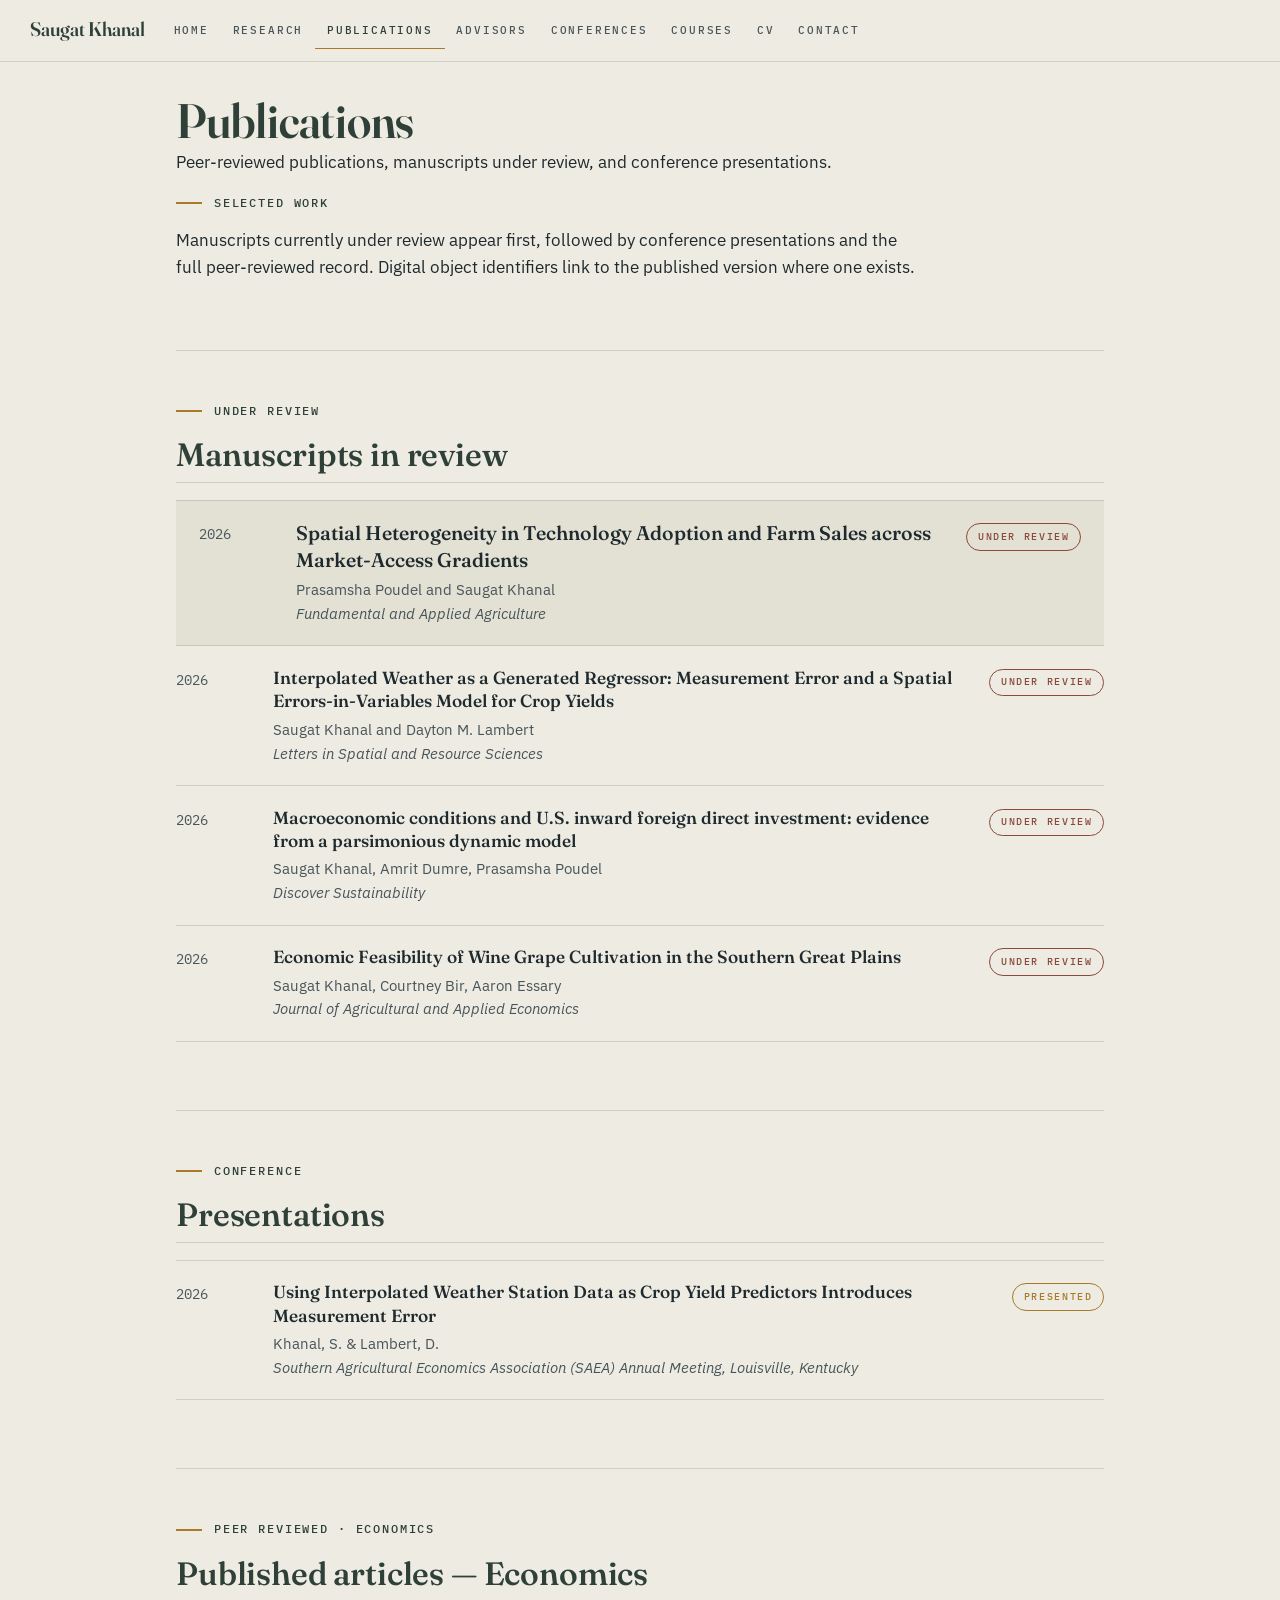
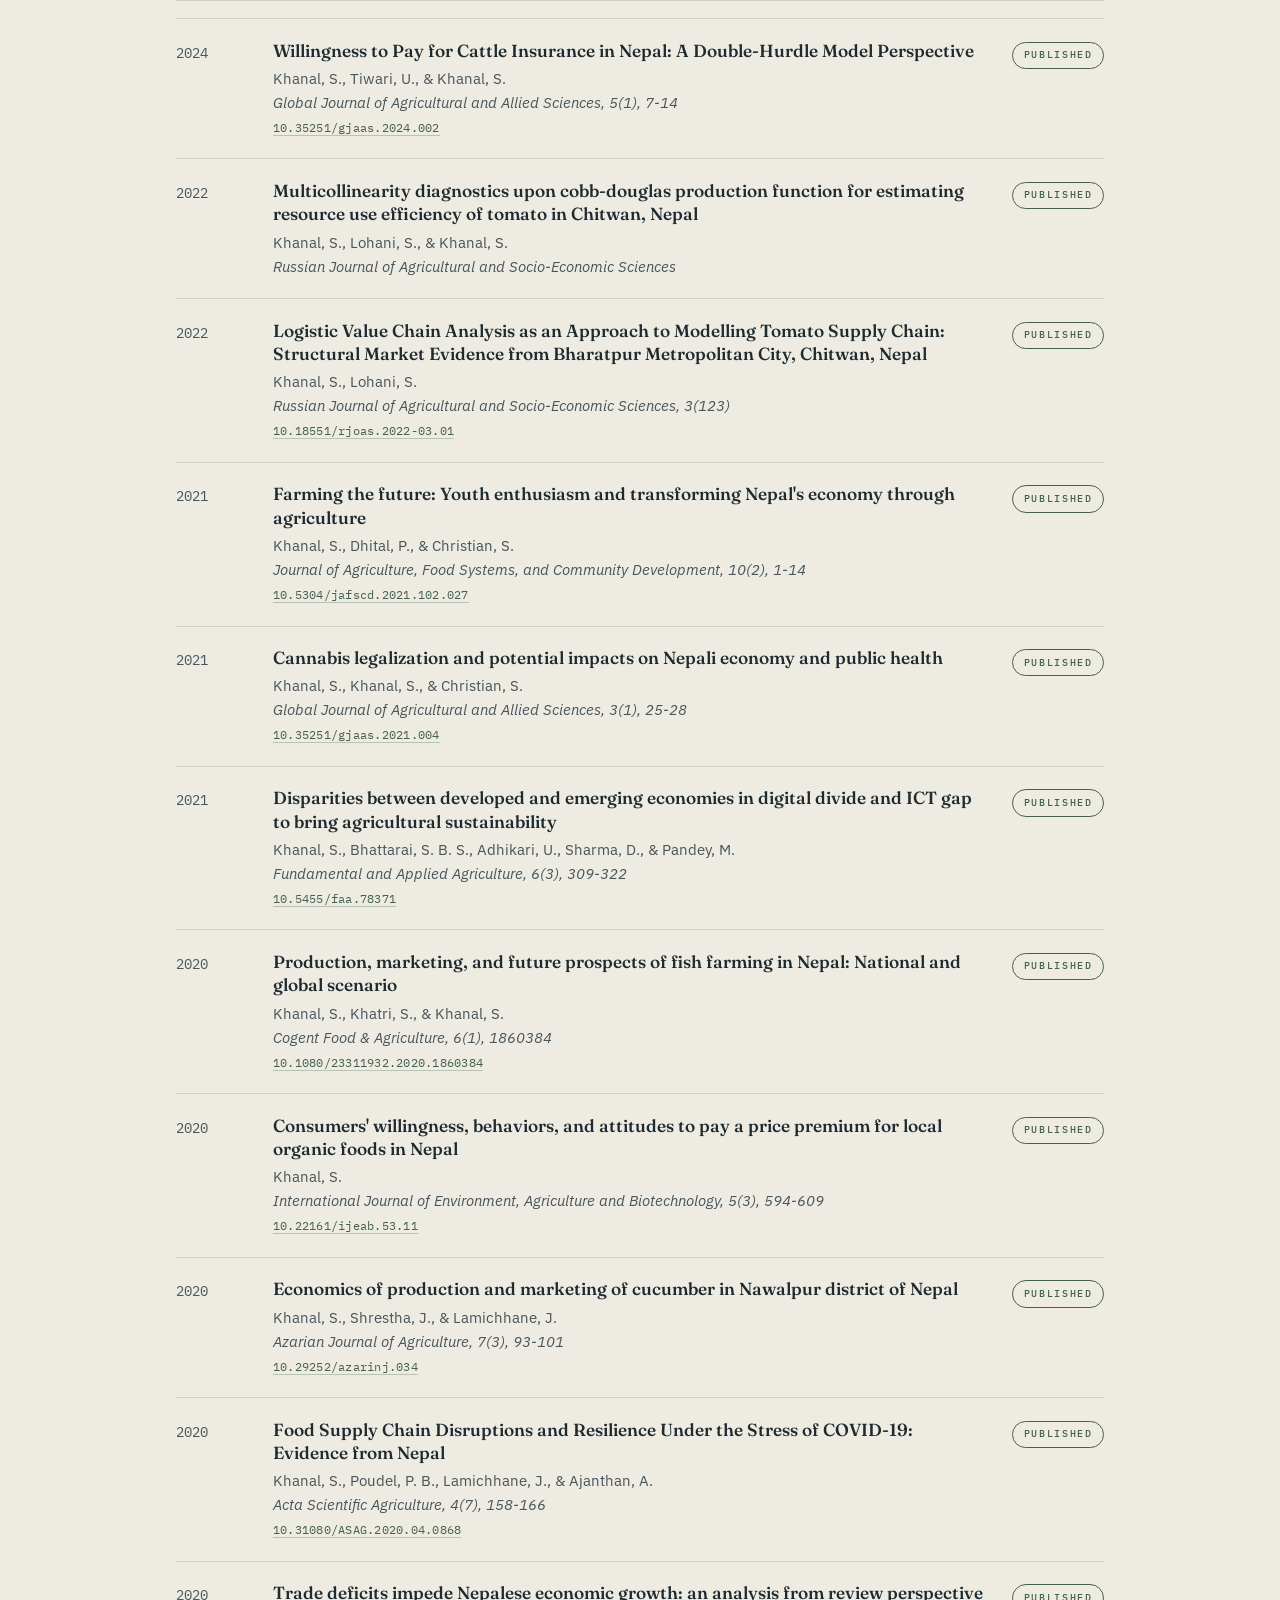
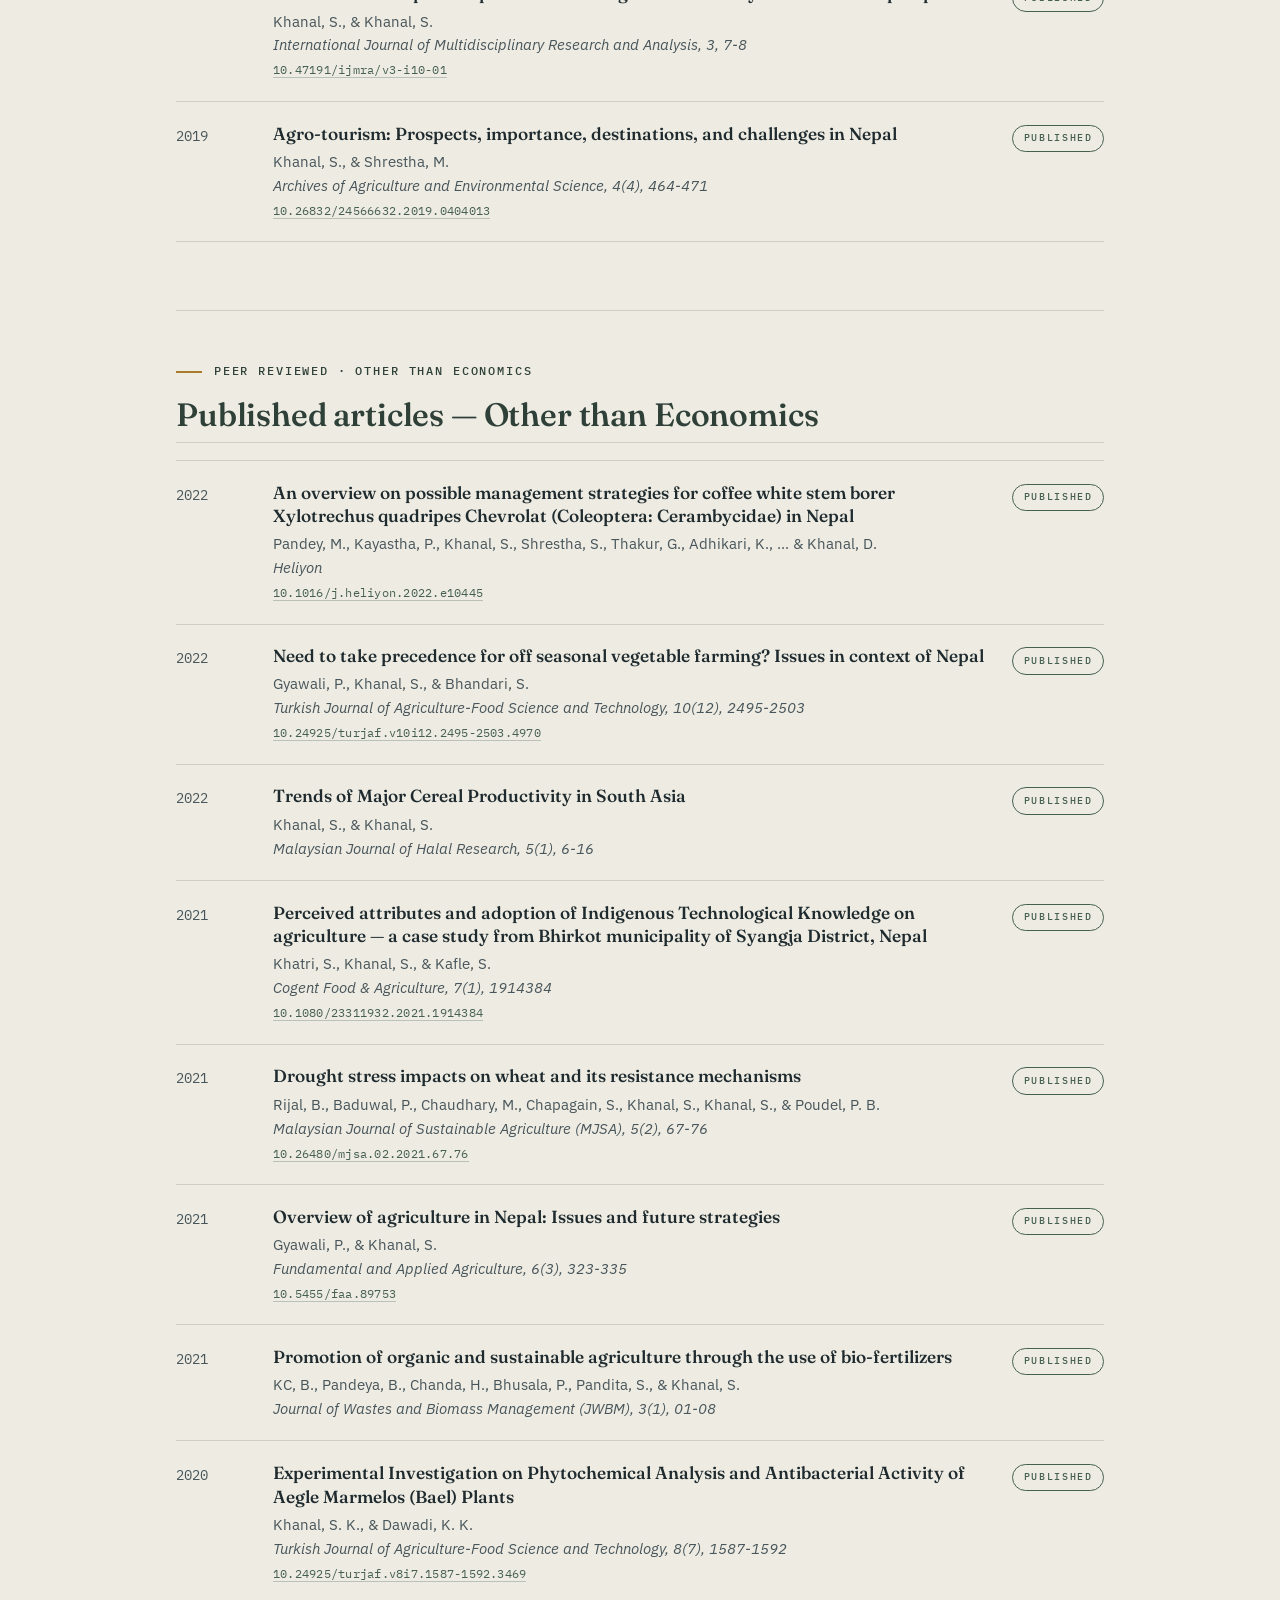
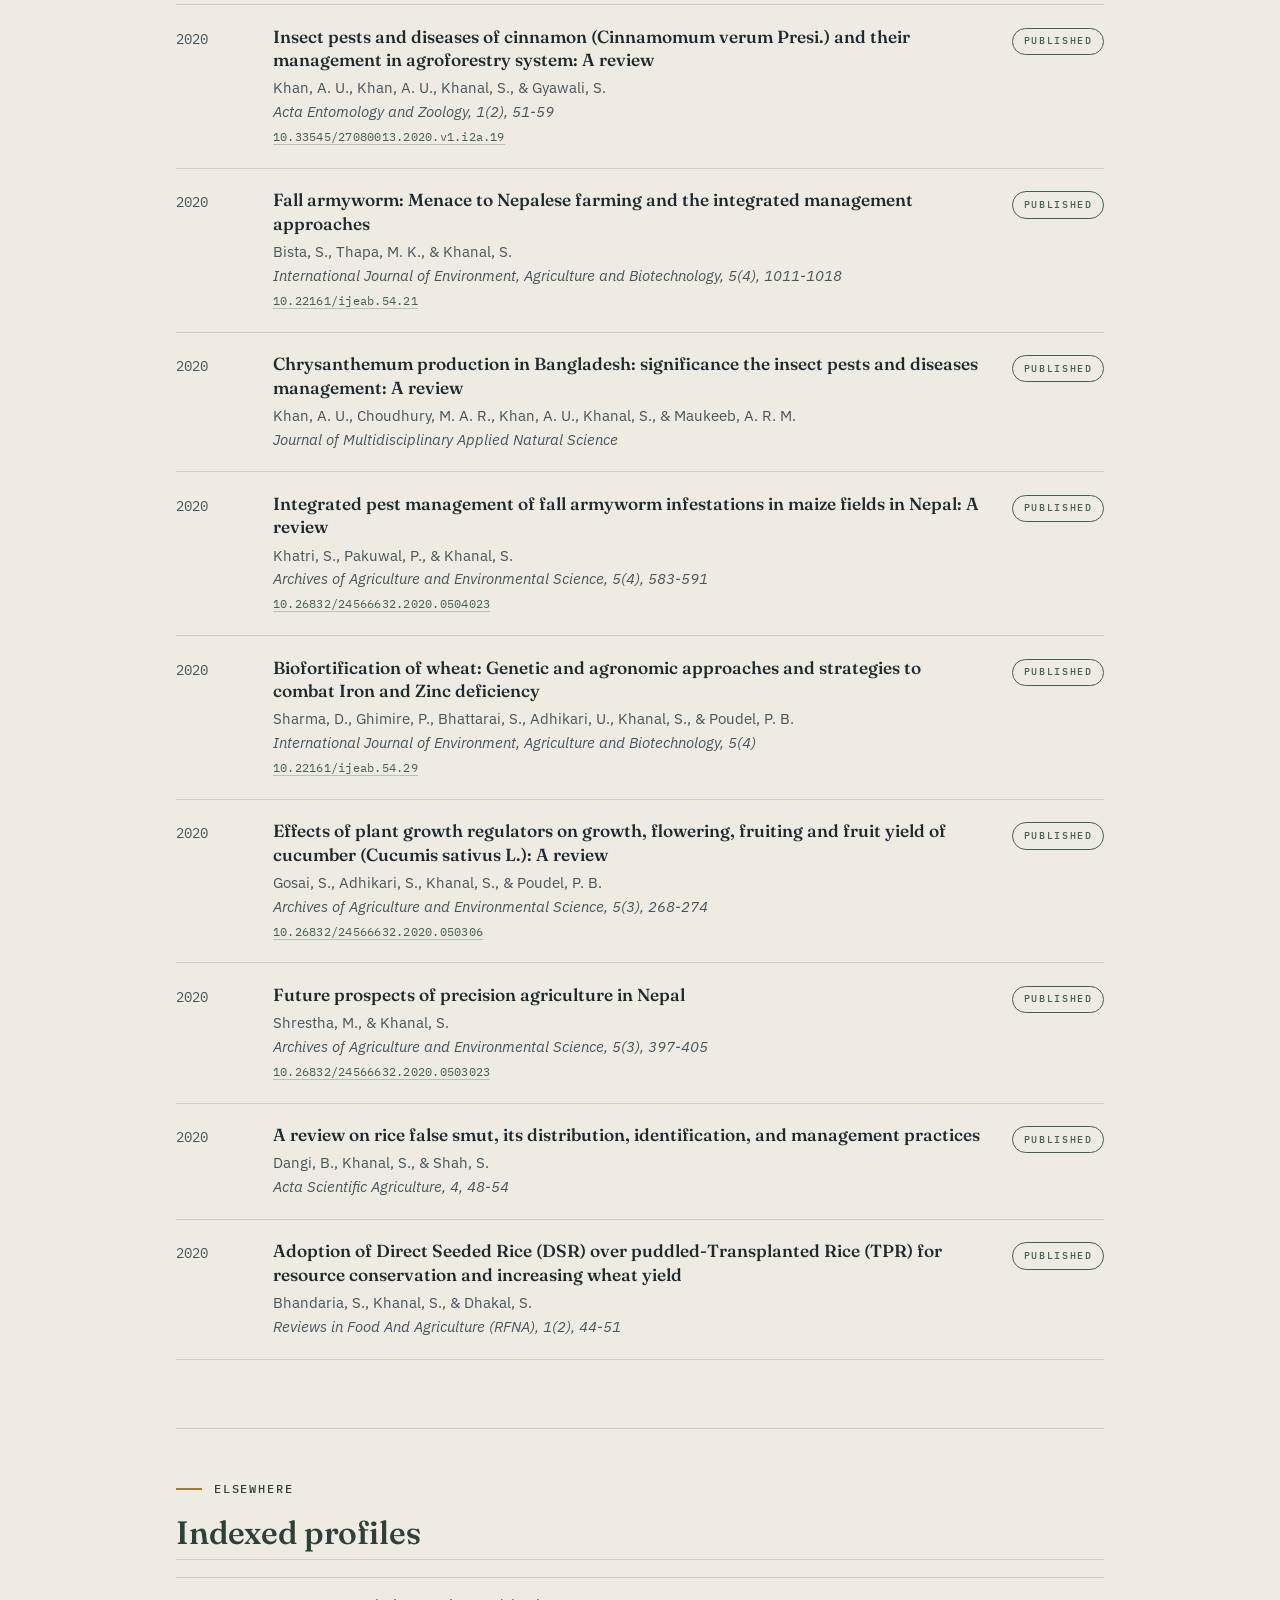
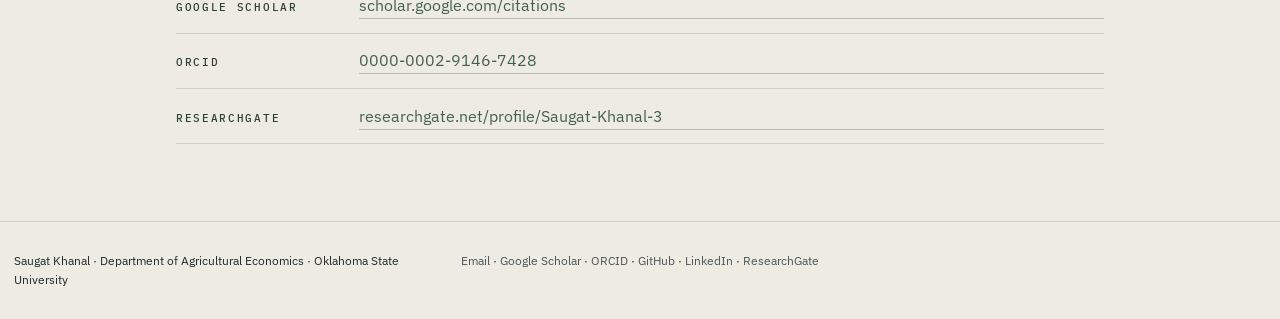
<file: publications.html>
<!DOCTYPE html>
<html xmlns="http://www.w3.org/1999/xhtml" lang="en" xml:lang="en"><head>

<meta charset="utf-8">
<meta name="generator" content="quarto-1.10.18">

<meta name="viewport" content="width=device-width, initial-scale=1.0, user-scalable=yes">

<meta name="description" content="Peer-reviewed publications, manuscripts under review, and conference presentations.">

<title>Publications – Saugat Khanal</title>
<style>
/* Default styles provided by pandoc.
** See https://pandoc.org/MANUAL.html#variables-for-html for config info.
*/
span.smallcaps{font-variant: small-caps;}
div.columns{display: flex; gap: 1.5em;}
div.column{flex: auto;}
@media screen {
div.columns{gap: min(4vw, 1.5em);}
div.column{overflow-x: auto;}
}
div.hanging-indent{margin-left: 1.5em; text-indent: -1.5em;}
ul.task-list{list-style: none;}
ul.task-list li input[type="checkbox"] {
  width: 0.8em;
  margin: 0 0.8em 0.2em -1em; /* quarto-specific, see https://github.com/quarto-dev/quarto-cli/issues/4556 */ 
  vertical-align: middle;
}
</style>


<script src="site_libs/quarto-nav/quarto-nav.js"></script>
<script src="site_libs/quarto-nav/headroom.min.js"></script>
<link href="./assets/images/favicon.svg" rel="icon" type="image/svg+xml">
<script src="site_libs/clipboard/clipboard.min.js"></script>
<script src="site_libs/quarto-html/quarto.js" type="module"></script>
<script src="site_libs/quarto-html/tabsets/tabsets.js" type="module"></script>
<script src="site_libs/quarto-html/popper.min.js"></script>
<script src="site_libs/quarto-html/tippy.umd.min.js"></script>
<link href="site_libs/quarto-html/tippy.css" rel="stylesheet">
<link href="site_libs/quarto-html/quarto-syntax-highlighting-c7e68cbf4fd09285039b7e9a23f813c3.css" rel="stylesheet" id="quarto-text-highlighting-styles">
<script src="site_libs/bootstrap/bootstrap.min.js"></script>
<link href="site_libs/bootstrap/bootstrap-icons.css" rel="stylesheet">
<link href="site_libs/bootstrap/bootstrap-620105c1d17b8cbf65cfc1bab21696d0.min.css" rel="stylesheet" append-hash="true" id="quarto-bootstrap" data-mode="light">
<script id="quarto-search-options" type="application/json">{
  "language": {
    "search-no-results-text": "No results",
    "search-matching-documents-text": "matching documents",
    "search-copy-link-title": "Copy link to search",
    "search-hide-matches-text": "Hide additional matches",
    "search-more-match-text": "more match in this document",
    "search-more-matches-text": "more matches in this document",
    "search-clear-button-title": "Clear",
    "search-text-placeholder": "",
    "search-detached-cancel-button-title": "Cancel",
    "search-submit-button-title": "Submit",
    "search-label": "Search"
  }
}</script>
<link rel="preconnect" href="https://fonts.googleapis.com">
<link rel="preconnect" href="https://fonts.gstatic.com" crossorigin="">
<link href="https://fonts.googleapis.com/css2?family=Fraunces:opsz,wght@9..144,400;9..144,500;9..144,600&amp;family=IBM+Plex+Mono:wght@400;500&amp;family=IBM+Plex+Sans:ital,wght@0,400;0,500;0,600;1,400&amp;display=swap" rel="stylesheet">
<meta name="author" content="Saugat Khanal">


<meta property="og:title" content="Publications – Saugat Khanal">
<meta property="og:description" content="Peer-reviewed publications, manuscripts under review, and conference presentations.">
<meta property="og:site_name" content="Saugat Khanal">
</head>

<body class="nav-fixed fullcontent quarto-light">

<div id="quarto-search-results"></div>
  <header id="quarto-header" class="headroom fixed-top">
    <nav class="navbar navbar-expand-lg " data-bs-theme="dark">
      <div class="navbar-container container-fluid">
      <div class="navbar-brand-container mx-auto">
    <a class="navbar-brand" href="./index.html">
    <span class="navbar-title">Saugat Khanal</span>
    </a>
  </div>
          <button class="navbar-toggler" type="button" data-bs-toggle="collapse" data-bs-target="#navbarCollapse" aria-controls="navbarCollapse" role="menu" aria-expanded="false" aria-label="Toggle navigation" onclick="if (window.quartoToggleHeadroom) { window.quartoToggleHeadroom(); }">
  <span class="navbar-toggler-icon"></span>
</button>
          <div class="collapse navbar-collapse" id="navbarCollapse">
            <ul class="navbar-nav navbar-nav-scroll me-auto">
  <li class="nav-item">
    <a class="nav-link" href="./index.html"> 
<span class="menu-text">Home</span></a>
  </li>  
  <li class="nav-item">
    <a class="nav-link" href="./research.html"> 
<span class="menu-text">Research</span></a>
  </li>  
  <li class="nav-item">
    <a class="nav-link active" href="./publications.html" aria-current="page"> 
<span class="menu-text">Publications</span></a>
  </li>  
  <li class="nav-item">
    <a class="nav-link" href="./advisors.html"> 
<span class="menu-text">Advisors</span></a>
  </li>  
  <li class="nav-item">
    <a class="nav-link" href="./conferences.html"> 
<span class="menu-text">Conferences</span></a>
  </li>  
  <li class="nav-item">
    <a class="nav-link" href="./courses.html"> 
<span class="menu-text">Courses</span></a>
  </li>  
  <li class="nav-item">
    <a class="nav-link" href="./cv.html"> 
<span class="menu-text">CV</span></a>
  </li>  
  <li class="nav-item">
    <a class="nav-link" href="./contact.html"> 
<span class="menu-text">Contact</span></a>
  </li>  
</ul>
          </div> <!-- /navcollapse -->
            <div class="quarto-navbar-tools">
</div>
      </div> <!-- /container-fluid -->
    </nav>
</header>
<!-- content -->
<div id="quarto-content" class="quarto-container page-columns page-rows-contents page-layout-article page-navbar">
<!-- sidebar -->
<!-- margin-sidebar -->
    
<!-- main -->
<main class="content" id="quarto-document-content">

<header id="title-block-header" class="quarto-title-block default">
<div class="quarto-title">
<h1 class="title">Publications</h1>
</div>

<div>
  <div class="description">
    Peer-reviewed publications, manuscripts under review, and conference presentations.
  </div>
</div>


<div class="quarto-title-meta">

    
  
    
  </div>
  


</header>


<div class="eyebrow">Selected work</div>
<p>Manuscripts currently under review appear first, followed by conference presentations and the full peer-reviewed record. Digital object identifiers link to the published version where one exists.</p>
<div class="section-head">
  <div class="eyebrow">Under review</div>
  <h2>Manuscripts in review</h2>
</div>
<ul class="pub-list">
  <li class="pub pub--feature">
    <div class="pub__year">2026</div>
    <div>
      <p class="pub__title">Spatial Heterogeneity in Technology Adoption and Farm Sales across Market-Access Gradients</p>
      <p class="pub__meta">Prasamsha Poudel and Saugat Khanal<br><em>Fundamental and Applied Agriculture</em></p>
    </div>
    <div class="pub__tag pub__tag--review">Under review</div>
  </li>
  <li class="pub">
    <div class="pub__year">2026</div>
    <div>
      <p class="pub__title">Interpolated Weather as a Generated Regressor: Measurement Error and a Spatial Errors-in-Variables Model for Crop Yields</p>
      <p class="pub__meta">Saugat Khanal and Dayton M. Lambert<br><em>Letters in Spatial and Resource Sciences</em></p>
    </div>
    <div class="pub__tag pub__tag--review">Under review</div>
  </li>
  <li class="pub">
    <div class="pub__year">2026</div>
    <div>
      <p class="pub__title">Macroeconomic conditions and U.S. inward foreign direct investment: evidence from a parsimonious dynamic model</p>
      <p class="pub__meta">Saugat Khanal, Amrit Dumre, Prasamsha Poudel<br><em>Discover Sustainability</em></p>
    </div>
    <div class="pub__tag pub__tag--review">Under review</div>
  </li>
  <li class="pub">
    <div class="pub__year">2026</div>
    <div>
      <p class="pub__title">Economic Feasibility of Wine Grape Cultivation in the Southern Great Plains</p>
      <p class="pub__meta">Saugat Khanal, Courtney Bir, Aaron Essary<br><em>Journal of Agricultural and Applied Economics</em></p>
    </div>
    <div class="pub__tag pub__tag--review">Under review</div>
  </li>
</ul>
<div class="section-head">
  <div class="eyebrow">Conference</div>
  <h2>Presentations</h2>
</div>
<ul class="pub-list">
  <li class="pub">
    <div class="pub__year">2026</div>
    <div>
      <p class="pub__title">Using Interpolated Weather Station Data as Crop Yield Predictors Introduces Measurement Error</p>
      <p class="pub__meta">Khanal, S. &amp; Lambert, D.<br><em>Southern Agricultural Economics Association (SAEA) Annual Meeting, Louisville, Kentucky</em></p>
    </div>
    <div class="pub__tag pub__tag--presented">Presented</div>
  </li>
</ul>
<div class="section-head">
  <div class="eyebrow">Peer reviewed · Economics</div>
  <h2>Published articles — Economics</h2>
</div>
<ul class="pub-list">
  <li class="pub">
    <div class="pub__year">2024</div>
    <div>
      <p class="pub__title">Willingness to Pay for Cattle Insurance in Nepal: A Double-Hurdle Model Perspective</p>
      <p class="pub__meta">Khanal, S., Tiwari, U., &amp; Khanal, S.<br><em>Global Journal of Agricultural and Allied Sciences, 5(1), 7-14</em><br><a class="pub__doi" href="https://doi.org/10.35251/gjaas.2024.002">10.35251/gjaas.2024.002</a></p>
    </div>
    <div class="pub__tag">Published</div>
  </li>
  <li class="pub">
    <div class="pub__year">2022</div>
    <div>
      <p class="pub__title">Multicollinearity diagnostics upon cobb-douglas production function for estimating resource use efficiency of tomato in Chitwan, Nepal</p>
      <p class="pub__meta">Khanal, S., Lohani, S., &amp; Khanal, S.<br><em>Russian Journal of Agricultural and Socio-Economic Sciences</em></p>
    </div>
    <div class="pub__tag">Published</div>
  </li>
  <li class="pub">
    <div class="pub__year">2022</div>
    <div>
      <p class="pub__title">Logistic Value Chain Analysis as an Approach to Modelling Tomato Supply Chain: Structural Market Evidence from Bharatpur Metropolitan City, Chitwan, Nepal</p>
      <p class="pub__meta">Khanal, S., Lohani, S.<br><em>Russian Journal of Agricultural and Socio-Economic Sciences, 3(123)</em><br><a class="pub__doi" href="https://doi.org/10.18551/rjoas.2022-03.01">10.18551/rjoas.2022-03.01</a></p>
    </div>
    <div class="pub__tag">Published</div>
  </li>
  <li class="pub">
    <div class="pub__year">2021</div>
    <div>
      <p class="pub__title">Farming the future: Youth enthusiasm and transforming Nepal's economy through agriculture</p>
      <p class="pub__meta">Khanal, S., Dhital, P., &amp; Christian, S.<br><em>Journal of Agriculture, Food Systems, and Community Development, 10(2), 1-14</em><br><a class="pub__doi" href="https://doi.org/10.5304/jafscd.2021.102.027">10.5304/jafscd.2021.102.027</a></p>
    </div>
    <div class="pub__tag">Published</div>
  </li>
  <li class="pub">
    <div class="pub__year">2021</div>
    <div>
      <p class="pub__title">Cannabis legalization and potential impacts on Nepali economy and public health</p>
      <p class="pub__meta">Khanal, S., Khanal, S., &amp; Christian, S.<br><em>Global Journal of Agricultural and Allied Sciences, 3(1), 25-28</em><br><a class="pub__doi" href="https://doi.org/10.35251/gjaas.2021.004">10.35251/gjaas.2021.004</a></p>
    </div>
    <div class="pub__tag">Published</div>
  </li>
  <li class="pub">
    <div class="pub__year">2021</div>
    <div>
      <p class="pub__title">Disparities between developed and emerging economies in digital divide and ICT gap to bring agricultural sustainability</p>
      <p class="pub__meta">Khanal, S., Bhattarai, S. B. S., Adhikari, U., Sharma, D., &amp; Pandey, M.<br><em>Fundamental and Applied Agriculture, 6(3), 309-322</em><br><a class="pub__doi" href="https://doi.org/10.5455/faa.78371">10.5455/faa.78371</a></p>
    </div>
    <div class="pub__tag">Published</div>
  </li>
  <li class="pub">
    <div class="pub__year">2020</div>
    <div>
      <p class="pub__title">Production, marketing, and future prospects of fish farming in Nepal: National and global scenario</p>
      <p class="pub__meta">Khanal, S., Khatri, S., &amp; Khanal, S.<br><em>Cogent Food &amp; Agriculture, 6(1), 1860384</em><br><a class="pub__doi" href="https://doi.org/10.1080/23311932.2020.1860384">10.1080/23311932.2020.1860384</a></p>
    </div>
    <div class="pub__tag">Published</div>
  </li>
  <li class="pub">
    <div class="pub__year">2020</div>
    <div>
      <p class="pub__title">Consumers' willingness, behaviors, and attitudes to pay a price premium for local organic foods in Nepal</p>
      <p class="pub__meta">Khanal, S.<br><em>International Journal of Environment, Agriculture and Biotechnology, 5(3), 594-609</em><br><a class="pub__doi" href="https://doi.org/10.22161/ijeab.53.11">10.22161/ijeab.53.11</a></p>
    </div>
    <div class="pub__tag">Published</div>
  </li>
  <li class="pub">
    <div class="pub__year">2020</div>
    <div>
      <p class="pub__title">Economics of production and marketing of cucumber in Nawalpur district of Nepal</p>
      <p class="pub__meta">Khanal, S., Shrestha, J., &amp; Lamichhane, J.<br><em>Azarian Journal of Agriculture, 7(3), 93-101</em><br><a class="pub__doi" href="https://doi.org/10.29252/azarinj.034">10.29252/azarinj.034</a></p>
    </div>
    <div class="pub__tag">Published</div>
  </li>
  <li class="pub">
    <div class="pub__year">2020</div>
    <div>
      <p class="pub__title">Food Supply Chain Disruptions and Resilience Under the Stress of COVID-19: Evidence from Nepal</p>
      <p class="pub__meta">Khanal, S., Poudel, P. B., Lamichhane, J., &amp; Ajanthan, A.<br><em>Acta Scientific Agriculture, 4(7), 158-166</em><br><a class="pub__doi" href="https://doi.org/10.31080/ASAG.2020.04.0868">10.31080/ASAG.2020.04.0868</a></p>
    </div>
    <div class="pub__tag">Published</div>
  </li>
  <li class="pub">
    <div class="pub__year">2020</div>
    <div>
      <p class="pub__title">Trade deficits impede Nepalese economic growth: an analysis from review perspective</p>
      <p class="pub__meta">Khanal, S., &amp; Khanal, S.<br><em>International Journal of Multidisciplinary Research and Analysis, 3, 7-8</em><br><a class="pub__doi" href="https://doi.org/10.47191/ijmra/v3-i10-01">10.47191/ijmra/v3-i10-01</a></p>
    </div>
    <div class="pub__tag">Published</div>
  </li>
  <li class="pub">
    <div class="pub__year">2019</div>
    <div>
      <p class="pub__title">Agro-tourism: Prospects, importance, destinations, and challenges in Nepal</p>
      <p class="pub__meta">Khanal, S., &amp; Shrestha, M.<br><em>Archives of Agriculture and Environmental Science, 4(4), 464-471</em><br><a class="pub__doi" href="https://doi.org/10.26832/24566632.2019.0404013">10.26832/24566632.2019.0404013</a></p>
    </div>
    <div class="pub__tag">Published</div>
  </li>
</ul>
<div class="section-head">
  <div class="eyebrow">Peer reviewed · Other than Economics</div>
  <h2>Published articles — Other than Economics</h2>
</div>
<ul class="pub-list">
  <li class="pub">
    <div class="pub__year">2022</div>
    <div>
      <p class="pub__title">An overview on possible management strategies for coffee white stem borer Xylotrechus quadripes Chevrolat (Coleoptera: Cerambycidae) in Nepal</p>
      <p class="pub__meta">Pandey, M., Kayastha, P., Khanal, S., Shrestha, S., Thakur, G., Adhikari, K., ... &amp; Khanal, D.<br><em>Heliyon</em><br><a class="pub__doi" href="https://doi.org/10.1016/j.heliyon.2022.e10445">10.1016/j.heliyon.2022.e10445</a></p>
    </div>
    <div class="pub__tag">Published</div>
  </li>
  <li class="pub">
    <div class="pub__year">2022</div>
    <div>
      <p class="pub__title">Need to take precedence for off seasonal vegetable farming? Issues in context of Nepal</p>
      <p class="pub__meta">Gyawali, P., Khanal, S., &amp; Bhandari, S.<br><em>Turkish Journal of Agriculture-Food Science and Technology, 10(12), 2495-2503</em><br><a class="pub__doi" href="https://doi.org/10.24925/turjaf.v10i12.2495-2503.4970">10.24925/turjaf.v10i12.2495-2503.4970</a></p>
    </div>
    <div class="pub__tag">Published</div>
  </li>
  <li class="pub">
    <div class="pub__year">2022</div>
    <div>
      <p class="pub__title">Trends of Major Cereal Productivity in South Asia</p>
      <p class="pub__meta">Khanal, S., &amp; Khanal, S.<br><em>Malaysian Journal of Halal Research, 5(1), 6-16</em></p>
    </div>
    <div class="pub__tag">Published</div>
  </li>
  <li class="pub">
    <div class="pub__year">2021</div>
    <div>
      <p class="pub__title">Perceived attributes and adoption of Indigenous Technological Knowledge on agriculture — a case study from Bhirkot municipality of Syangja District, Nepal</p>
      <p class="pub__meta">Khatri, S., Khanal, S., &amp; Kafle, S.<br><em>Cogent Food &amp; Agriculture, 7(1), 1914384</em><br><a class="pub__doi" href="https://doi.org/10.1080/23311932.2021.1914384">10.1080/23311932.2021.1914384</a></p>
    </div>
    <div class="pub__tag">Published</div>
  </li>
  <li class="pub">
    <div class="pub__year">2021</div>
    <div>
      <p class="pub__title">Drought stress impacts on wheat and its resistance mechanisms</p>
      <p class="pub__meta">Rijal, B., Baduwal, P., Chaudhary, M., Chapagain, S., Khanal, S., Khanal, S., &amp; Poudel, P. B.<br><em>Malaysian Journal of Sustainable Agriculture (MJSA), 5(2), 67-76</em><br><a class="pub__doi" href="https://doi.org/10.26480/mjsa.02.2021.67.76">10.26480/mjsa.02.2021.67.76</a></p>
    </div>
    <div class="pub__tag">Published</div>
  </li>
  <li class="pub">
    <div class="pub__year">2021</div>
    <div>
      <p class="pub__title">Overview of agriculture in Nepal: Issues and future strategies</p>
      <p class="pub__meta">Gyawali, P., &amp; Khanal, S.<br><em>Fundamental and Applied Agriculture, 6(3), 323-335</em><br><a class="pub__doi" href="https://doi.org/10.5455/faa.89753">10.5455/faa.89753</a></p>
    </div>
    <div class="pub__tag">Published</div>
  </li>
  <li class="pub">
    <div class="pub__year">2021</div>
    <div>
      <p class="pub__title">Promotion of organic and sustainable agriculture through the use of bio-fertilizers</p>
      <p class="pub__meta">KC, B., Pandeya, B., Chanda, H., Bhusala, P., Pandita, S., &amp; Khanal, S.<br><em>Journal of Wastes and Biomass Management (JWBM), 3(1), 01-08</em></p>
    </div>
    <div class="pub__tag">Published</div>
  </li>
  <li class="pub">
    <div class="pub__year">2020</div>
    <div>
      <p class="pub__title">Experimental Investigation on Phytochemical Analysis and Antibacterial Activity of Aegle Marmelos (Bael) Plants</p>
      <p class="pub__meta">Khanal, S. K., &amp; Dawadi, K. K.<br><em>Turkish Journal of Agriculture-Food Science and Technology, 8(7), 1587-1592</em><br><a class="pub__doi" href="https://doi.org/10.24925/turjaf.v8i7.1587-1592.3469">10.24925/turjaf.v8i7.1587-1592.3469</a></p>
    </div>
    <div class="pub__tag">Published</div>
  </li>
  <li class="pub">
    <div class="pub__year">2020</div>
    <div>
      <p class="pub__title">Insect pests and diseases of cinnamon (Cinnamomum verum Presi.) and their management in agroforestry system: A review</p>
      <p class="pub__meta">Khan, A. U., Khan, A. U., Khanal, S., &amp; Gyawali, S.<br><em>Acta Entomology and Zoology, 1(2), 51-59</em><br><a class="pub__doi" href="https://doi.org/10.33545/27080013.2020.v1.i2a.19">10.33545/27080013.2020.v1.i2a.19</a></p>
    </div>
    <div class="pub__tag">Published</div>
  </li>
  <li class="pub">
    <div class="pub__year">2020</div>
    <div>
      <p class="pub__title">Fall armyworm: Menace to Nepalese farming and the integrated management approaches</p>
      <p class="pub__meta">Bista, S., Thapa, M. K., &amp; Khanal, S.<br><em>International Journal of Environment, Agriculture and Biotechnology, 5(4), 1011-1018</em><br><a class="pub__doi" href="https://doi.org/10.22161/ijeab.54.21">10.22161/ijeab.54.21</a></p>
    </div>
    <div class="pub__tag">Published</div>
  </li>
  <li class="pub">
    <div class="pub__year">2020</div>
    <div>
      <p class="pub__title">Chrysanthemum production in Bangladesh: significance the insect pests and diseases management: A review</p>
      <p class="pub__meta">Khan, A. U., Choudhury, M. A. R., Khan, A. U., Khanal, S., &amp; Maukeeb, A. R. M.<br><em>Journal of Multidisciplinary Applied Natural Science</em></p>
    </div>
    <div class="pub__tag">Published</div>
  </li>
  <li class="pub">
    <div class="pub__year">2020</div>
    <div>
      <p class="pub__title">Integrated pest management of fall armyworm infestations in maize fields in Nepal: A review</p>
      <p class="pub__meta">Khatri, S., Pakuwal, P., &amp; Khanal, S.<br><em>Archives of Agriculture and Environmental Science, 5(4), 583-591</em><br><a class="pub__doi" href="https://doi.org/10.26832/24566632.2020.0504023">10.26832/24566632.2020.0504023</a></p>
    </div>
    <div class="pub__tag">Published</div>
  </li>
  <li class="pub">
    <div class="pub__year">2020</div>
    <div>
      <p class="pub__title">Biofortification of wheat: Genetic and agronomic approaches and strategies to combat Iron and Zinc deficiency</p>
      <p class="pub__meta">Sharma, D., Ghimire, P., Bhattarai, S., Adhikari, U., Khanal, S., &amp; Poudel, P. B.<br><em>International Journal of Environment, Agriculture and Biotechnology, 5(4)</em><br><a class="pub__doi" href="https://doi.org/10.22161/ijeab.54.29">10.22161/ijeab.54.29</a></p>
    </div>
    <div class="pub__tag">Published</div>
  </li>
  <li class="pub">
    <div class="pub__year">2020</div>
    <div>
      <p class="pub__title">Effects of plant growth regulators on growth, flowering, fruiting and fruit yield of cucumber (Cucumis sativus L.): A review</p>
      <p class="pub__meta">Gosai, S., Adhikari, S., Khanal, S., &amp; Poudel, P. B.<br><em>Archives of Agriculture and Environmental Science, 5(3), 268-274</em><br><a class="pub__doi" href="https://doi.org/10.26832/24566632.2020.050306">10.26832/24566632.2020.050306</a></p>
    </div>
    <div class="pub__tag">Published</div>
  </li>
  <li class="pub">
    <div class="pub__year">2020</div>
    <div>
      <p class="pub__title">Future prospects of precision agriculture in Nepal</p>
      <p class="pub__meta">Shrestha, M., &amp; Khanal, S.<br><em>Archives of Agriculture and Environmental Science, 5(3), 397-405</em><br><a class="pub__doi" href="https://doi.org/10.26832/24566632.2020.0503023">10.26832/24566632.2020.0503023</a></p>
    </div>
    <div class="pub__tag">Published</div>
  </li>
  <li class="pub">
    <div class="pub__year">2020</div>
    <div>
      <p class="pub__title">A review on rice false smut, its distribution, identification, and management practices</p>
      <p class="pub__meta">Dangi, B., Khanal, S., &amp; Shah, S.<br><em>Acta Scientific Agriculture, 4, 48-54</em></p>
    </div>
    <div class="pub__tag">Published</div>
  </li>
  <li class="pub">
    <div class="pub__year">2020</div>
    <div>
      <p class="pub__title">Adoption of Direct Seeded Rice (DSR) over puddled-Transplanted Rice (TPR) for resource conservation and increasing wheat yield</p>
      <p class="pub__meta">Bhandaria, S., Khanal, S., &amp; Dhakal, S.<br><em>Reviews in Food And Agriculture (RFNA), 1(2), 44-51</em></p>
    </div>
    <div class="pub__tag">Published</div>
  </li>
</ul>
<div class="section-head">
  <div class="eyebrow">Elsewhere</div>
  <h2>Indexed profiles</h2>
</div>
<ul class="contact-links">
  <li><span>Google Scholar</span> <a href="https://scholar.google.com/citations?user=a7dtE0YAAAAJ&amp;hl=en">scholar.google.com/citations</a></li>
  <li><span>ORCID</span> <a href="https://orcid.org/0000-0002-9146-7428">0000-0002-9146-7428</a></li>
  <li><span>ResearchGate</span> <a href="https://www.researchgate.net/profile/Saugat-Khanal-3?ev=hdr_xprf">researchgate.net/profile/Saugat-Khanal-3</a></li>
</ul>



</main> <!-- /main -->
<script id="quarto-html-after-body" type="application/javascript">
  window.document.addEventListener("DOMContentLoaded", function (event) {
    const isCodeAnnotation = (el) => {
      for (const clz of el.classList) {
        if (clz.startsWith('code-annotation-')) {                     
          return true;
        }
      }
      return false;
    }
    const onCopySuccess = function(e) {
      // button target
      const button = e.trigger;
      // don't keep focus
      button.blur();
      // flash "checked"
      button.classList.add('code-copy-button-checked');
      var currentTitle = button.getAttribute("title");
      button.setAttribute("title", "Copied!");
      let tooltip;
      if (window.bootstrap) {
        button.setAttribute("data-bs-toggle", "tooltip");
        button.setAttribute("data-bs-placement", "left");
        button.setAttribute("data-bs-title", "Copied!");
        tooltip = new bootstrap.Tooltip(button, 
          { trigger: "manual", 
            customClass: "code-copy-button-tooltip",
            offset: [0, -8]});
        tooltip.show();    
      }
      setTimeout(function() {
        if (tooltip) {
          tooltip.hide();
          button.removeAttribute("data-bs-title");
          button.removeAttribute("data-bs-toggle");
          button.removeAttribute("data-bs-placement");
        }
        button.setAttribute("title", currentTitle);
        button.classList.remove('code-copy-button-checked');
      }, 1000);
      // clear code selection
      e.clearSelection();
    }
    const getTextToCopy = function(trigger) {
      const outerScaffold = trigger.parentElement.cloneNode(true);
      const codeEl = outerScaffold.querySelector('code');
      for (const childEl of codeEl.children) {
        if (isCodeAnnotation(childEl)) {
          childEl.remove();
        }
      }
      return codeEl.innerText;
    }
    const clipboard = new window.ClipboardJS('.code-copy-button:not([data-in-quarto-modal])', {
      text: getTextToCopy
    });
    clipboard.on('success', onCopySuccess);
    if (window.document.getElementById('quarto-embedded-source-code-modal')) {
      const clipboardModal = new window.ClipboardJS('.code-copy-button[data-in-quarto-modal]', {
        text: getTextToCopy,
        container: window.document.getElementById('quarto-embedded-source-code-modal')
      });
      clipboardModal.on('success', onCopySuccess);
    }
      var localhostRegex = new RegExp(/^(?:http|https):\/\/localhost\:?[0-9]*\//);
      var mailtoRegex = new RegExp(/^mailto:/);
        var filterRegex = new RegExp("https:\/\/saugatkhanal\.com");
      var isInternal = (href) => {
          return filterRegex.test(href) || localhostRegex.test(href) || mailtoRegex.test(href);
      }
      // Inspect non-navigation links and adorn them if external
     var links = window.document.querySelectorAll('a[href]:not(.nav-link):not(.navbar-brand):not(.toc-action):not(.sidebar-link):not(.sidebar-item-toggle):not(.pagination-link):not(.no-external):not([aria-hidden]):not(.dropdown-item):not(.quarto-navigation-tool):not(.about-link)');
      for (var i=0; i<links.length; i++) {
        const link = links[i];
        if (!isInternal(link.href)) {
          // undo the damage that might have been done by quarto-nav.js in the case of
          // links that we want to consider external
          if (link.dataset.originalHref !== undefined) {
            link.href = link.dataset.originalHref;
          }
            // target, if specified
            link.setAttribute("target", "_blank");
            if (link.getAttribute("rel") === null) {
              link.setAttribute("rel", "noopener");
            }
        }
      }
    function tippyHover(el, contentFn, onTriggerFn, onUntriggerFn) {
      const config = {
        allowHTML: true,
        maxWidth: 500,
        delay: 100,
        arrow: false,
        appendTo: function(el) {
            return el.parentElement;
        },
        interactive: true,
        interactiveBorder: 10,
        theme: 'quarto',
        placement: 'bottom-start',
      };
      if (contentFn) {
        config.content = contentFn;
      }
      if (onTriggerFn) {
        config.onTrigger = onTriggerFn;
      }
      if (onUntriggerFn) {
        config.onUntrigger = onUntriggerFn;
      }
      window.tippy(el, config); 
    }
    const noterefs = window.document.querySelectorAll('a[role="doc-noteref"]');
    for (var i=0; i<noterefs.length; i++) {
      const ref = noterefs[i];
      tippyHover(ref, function() {
        // use id or data attribute instead here
        let href = ref.getAttribute('data-footnote-href') || ref.getAttribute('href');
        try { href = new URL(href).hash; } catch {}
        const id = href.replace(/^#\/?/, "");
        const note = window.document.getElementById(id);
        if (note) {
          return note.innerHTML;
        } else {
          return "";
        }
      });
    }
    const xrefs = window.document.querySelectorAll('a.quarto-xref');
    const processXRef = (id, note) => {
      // Strip column container classes
      const stripColumnClz = (el) => {
        el.classList.remove("page-full", "page-columns");
        if (el.children) {
          for (const child of el.children) {
            stripColumnClz(child);
          }
        }
      }
      stripColumnClz(note)
      if (id === null || id.startsWith('sec-')) {
        // Special case sections, only their first couple elements
        const container = document.createElement("div");
        if (note.children && note.children.length > 2) {
          container.appendChild(note.children[0].cloneNode(true));
          for (let i = 1; i < note.children.length; i++) {
            const child = note.children[i];
            if (child.tagName === "P" && child.innerText === "") {
              continue;
            } else {
              container.appendChild(child.cloneNode(true));
              break;
            }
          }
          if (window.Quarto?.typesetMath) {
            window.Quarto.typesetMath(container);
          }
          return container.innerHTML
        } else {
          if (window.Quarto?.typesetMath) {
            window.Quarto.typesetMath(note);
          }
          return note.innerHTML;
        }
      } else {
        // Remove any anchor links if they are present
        const anchorLink = note.querySelector('a.anchorjs-link');
        if (anchorLink) {
          anchorLink.remove();
        }
        if (window.Quarto?.typesetMath) {
          window.Quarto.typesetMath(note);
        }
        if (note.classList.contains("callout")) {
          return note.outerHTML;
        } else {
          return note.innerHTML;
        }
      }
    }
    for (var i=0; i<xrefs.length; i++) {
      const xref = xrefs[i];
      tippyHover(xref, undefined, function(instance) {
        instance.disable();
        let url = xref.getAttribute('href');
        let hash = undefined; 
        if (url.startsWith('#')) {
          hash = url;
        } else {
          try { hash = new URL(url).hash; } catch {}
        }
        if (hash) {
          const id = hash.replace(/^#\/?/, "");
          const note = window.document.getElementById(id);
          if (note !== null) {
            try {
              const html = processXRef(id, note.cloneNode(true));
              instance.setContent(html);
            } finally {
              instance.enable();
              instance.show();
            }
          } else {
            // See if we can fetch this
            fetch(url.split('#')[0])
            .then(res => res.text())
            .then(html => {
              const parser = new DOMParser();
              const htmlDoc = parser.parseFromString(html, "text/html");
              const note = htmlDoc.getElementById(id);
              if (note !== null) {
                const html = processXRef(id, note);
                instance.setContent(html);
              } 
            }).finally(() => {
              instance.enable();
              instance.show();
            });
          }
        } else {
          // See if we can fetch a full url (with no hash to target)
          // This is a special case and we should probably do some content thinning / targeting
          fetch(url)
          .then(res => res.text())
          .then(html => {
            const parser = new DOMParser();
            const htmlDoc = parser.parseFromString(html, "text/html");
            const note = htmlDoc.querySelector('main.content');
            if (note !== null) {
              // This should only happen for chapter cross references
              // (since there is no id in the URL)
              // remove the first header
              if (note.children.length > 0 && note.children[0].tagName === "HEADER") {
                note.children[0].remove();
              }
              const html = processXRef(null, note);
              instance.setContent(html);
            } 
          }).finally(() => {
            instance.enable();
            instance.show();
          });
        }
      }, function(instance) {
      });
    }
        let selectedAnnoteEl;
        const selectorForAnnotation = ( cell, annotation) => {
          let cellAttr = 'data-code-cell="' + cell + '"';
          let lineAttr = 'data-code-annotation="' +  annotation + '"';
          const selector = 'span[' + cellAttr + '][' + lineAttr + ']';
          return selector;
        }
        const selectCodeLines = (annoteEl) => {
          const doc = window.document;
          const targetCell = annoteEl.getAttribute("data-target-cell");
          const targetAnnotation = annoteEl.getAttribute("data-target-annotation");
          const annoteSpan = window.document.querySelector(selectorForAnnotation(targetCell, targetAnnotation));
          const lines = annoteSpan.getAttribute("data-code-lines").split(",");
          const lineIds = lines.map((line) => {
            return targetCell + "-" + line;
          })
          let top = null;
          let height = null;
          let parent = null;
          if (lineIds.length > 0) {
              //compute the position of the single el (top and bottom and make a div)
              const el = window.document.getElementById(lineIds[0]);
              top = el.offsetTop;
              height = el.offsetHeight;
              parent = el.parentElement.parentElement;
            if (lineIds.length > 1) {
              const lastEl = window.document.getElementById(lineIds[lineIds.length - 1]);
              const bottom = lastEl.offsetTop + lastEl.offsetHeight;
              height = bottom - top;
            }
            if (top !== null && height !== null && parent !== null) {
              // cook up a div (if necessary) and position it 
              let div = window.document.getElementById("code-annotation-line-highlight");
              if (div === null) {
                div = window.document.createElement("div");
                div.setAttribute("id", "code-annotation-line-highlight");
                div.style.position = 'absolute';
                parent.appendChild(div);
              }
              div.style.top = top - 2 + "px";
              div.style.height = height + 4 + "px";
              div.style.left = 0;
              let gutterDiv = window.document.getElementById("code-annotation-line-highlight-gutter");
              if (gutterDiv === null) {
                gutterDiv = window.document.createElement("div");
                gutterDiv.setAttribute("id", "code-annotation-line-highlight-gutter");
                gutterDiv.style.position = 'absolute';
                const codeCell = window.document.getElementById(targetCell);
                const gutter = codeCell.querySelector('.code-annotation-gutter');
                gutter.appendChild(gutterDiv);
              }
              gutterDiv.style.top = top - 2 + "px";
              gutterDiv.style.height = height + 4 + "px";
            }
            selectedAnnoteEl = annoteEl;
          }
        };
        const unselectCodeLines = () => {
          const elementsIds = ["code-annotation-line-highlight", "code-annotation-line-highlight-gutter"];
          elementsIds.forEach((elId) => {
            const div = window.document.getElementById(elId);
            if (div) {
              div.remove();
            }
          });
          selectedAnnoteEl = undefined;
        };
          // Handle positioning of the toggle
      window.addEventListener(
        "resize",
        throttle(() => {
          elRect = undefined;
          if (selectedAnnoteEl) {
            selectCodeLines(selectedAnnoteEl);
          }
        }, 10)
      );
      function throttle(fn, ms) {
      let throttle = false;
      let timer;
        return (...args) => {
          if(!throttle) { // first call gets through
              fn.apply(this, args);
              throttle = true;
          } else { // all the others get throttled
              if(timer) clearTimeout(timer); // cancel #2
              timer = setTimeout(() => {
                fn.apply(this, args);
                timer = throttle = false;
              }, ms);
          }
        };
      }
        // Attach click handler to the DT
        const annoteDls = window.document.querySelectorAll('dt[data-target-cell]');
        for (const annoteDlNode of annoteDls) {
          annoteDlNode.addEventListener('click', (event) => {
            const clickedEl = event.target;
            if (clickedEl !== selectedAnnoteEl) {
              unselectCodeLines();
              const activeEl = window.document.querySelector('dt[data-target-cell].code-annotation-active');
              if (activeEl) {
                activeEl.classList.remove('code-annotation-active');
              }
              selectCodeLines(clickedEl);
              clickedEl.classList.add('code-annotation-active');
            } else {
              // Unselect the line
              unselectCodeLines();
              clickedEl.classList.remove('code-annotation-active');
            }
          });
        }
    const findCites = (el) => {
      const parentEl = el.parentElement;
      if (parentEl) {
        const cites = parentEl.dataset.cites;
        if (cites) {
          return {
            el,
            cites: cites.split(' ')
          };
        } else {
          return findCites(el.parentElement)
        }
      } else {
        return undefined;
      }
    };
    var bibliorefs = window.document.querySelectorAll('a[role="doc-biblioref"]');
    for (var i=0; i<bibliorefs.length; i++) {
      const ref = bibliorefs[i];
      const citeInfo = findCites(ref);
      if (citeInfo) {
        tippyHover(citeInfo.el, function() {
          var popup = window.document.createElement('div');
          citeInfo.cites.forEach(function(cite) {
            var citeDiv = window.document.createElement('div');
            citeDiv.classList.add('hanging-indent');
            citeDiv.classList.add('csl-entry');
            var biblioDiv = window.document.getElementById('ref-' + cite);
            if (biblioDiv) {
              citeDiv.innerHTML = biblioDiv.innerHTML;
            }
            popup.appendChild(citeDiv);
          });
          return popup.innerHTML;
        });
      }
    }
  });
  </script>
</div> <!-- /content -->
<footer class="footer">
  <div class="nav-footer">
    <div class="nav-footer-left">
<p>Saugat Khanal · Department of Agricultural Economics · Oklahoma State University</p>
</div>   
    <div class="nav-footer-center">
<p><a href="mailto:saugat.khanal@okstate.edu">Email</a> · <a href="https://scholar.google.com/citations?user=a7dtE0YAAAAJ&amp;hl=en">Google Scholar</a> · <a href="https://orcid.org/0000-0002-9146-7428">ORCID</a> · <a href="https://github.com/Saugat2000">GitHub</a> · <a href="https://www.linkedin.com/in/saugat-khanal-714090275/">LinkedIn</a> · <a href="https://www.researchgate.net/profile/Saugat-Khanal-3?ev=hdr_xprf">ResearchGate</a></p>
</div>
    <div class="nav-footer-right">
      &nbsp;
    </div>
  </div>
</footer>




</body></html>
</file>
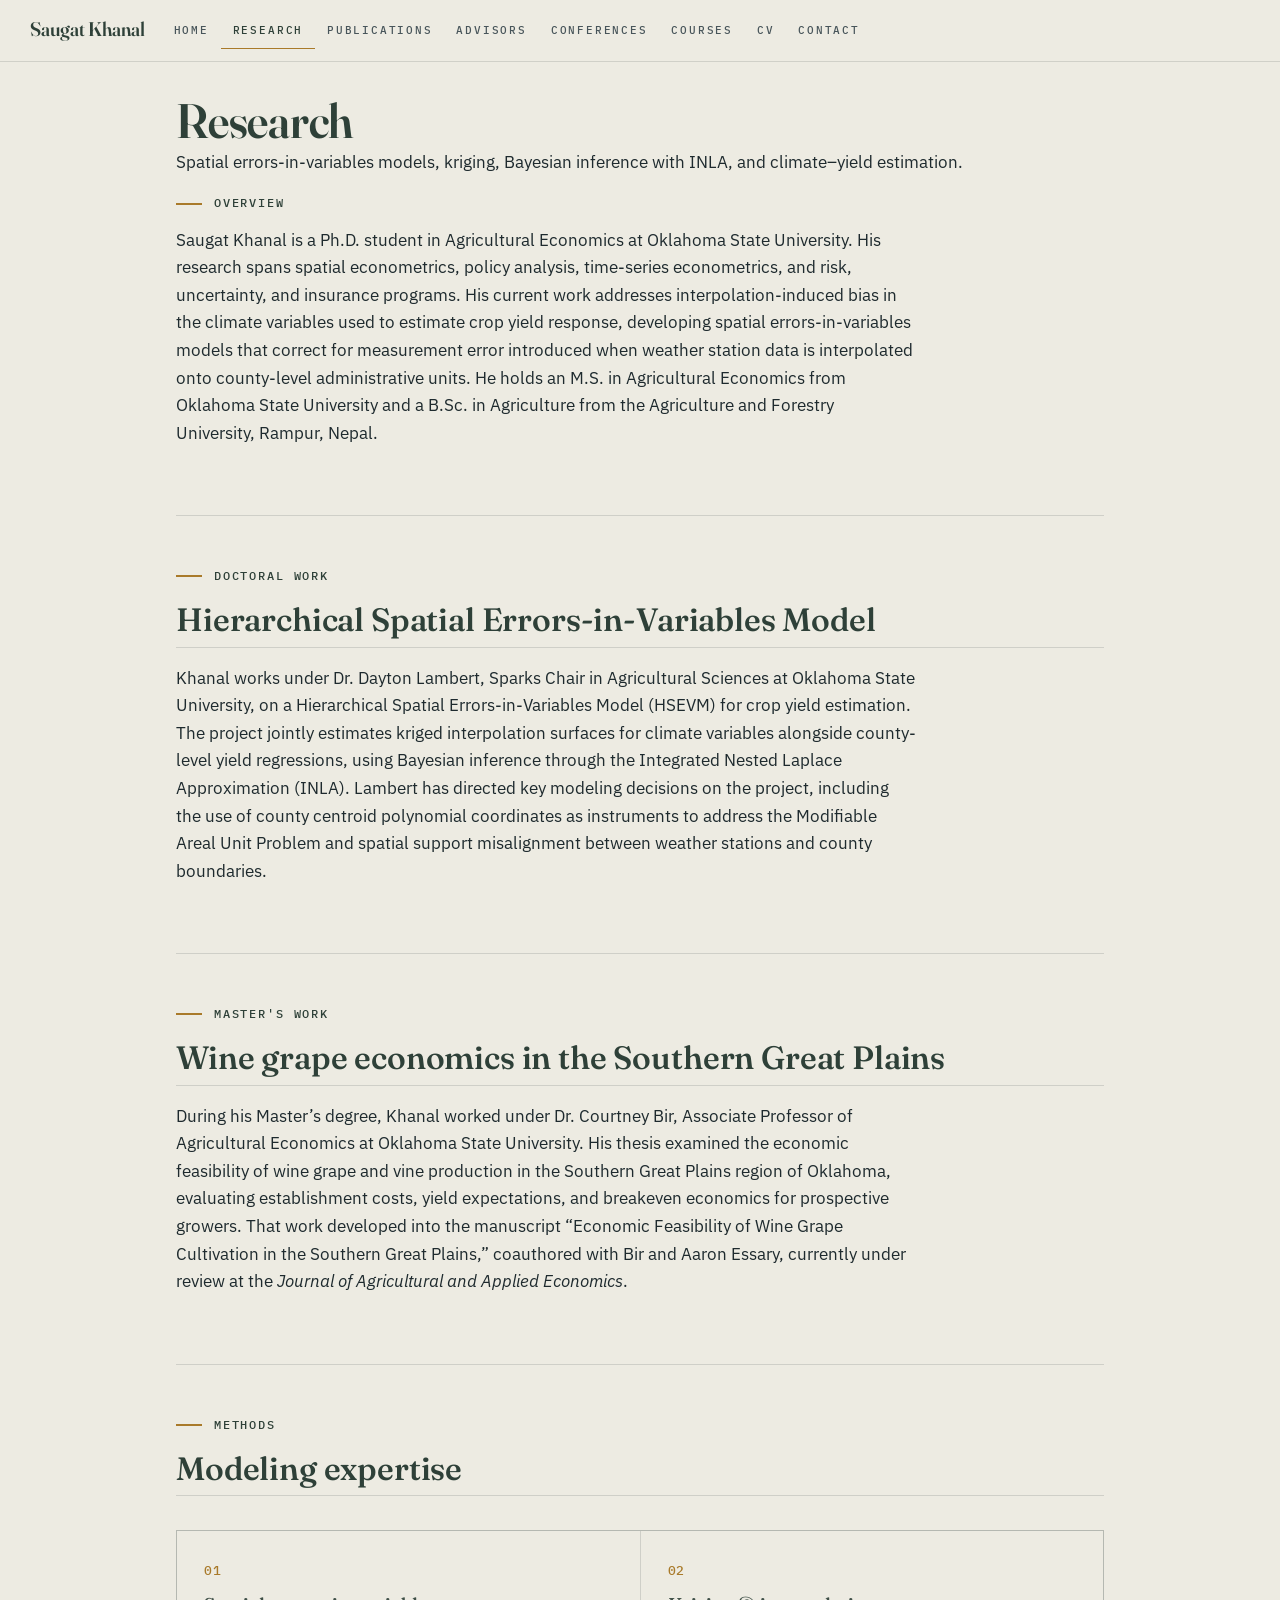
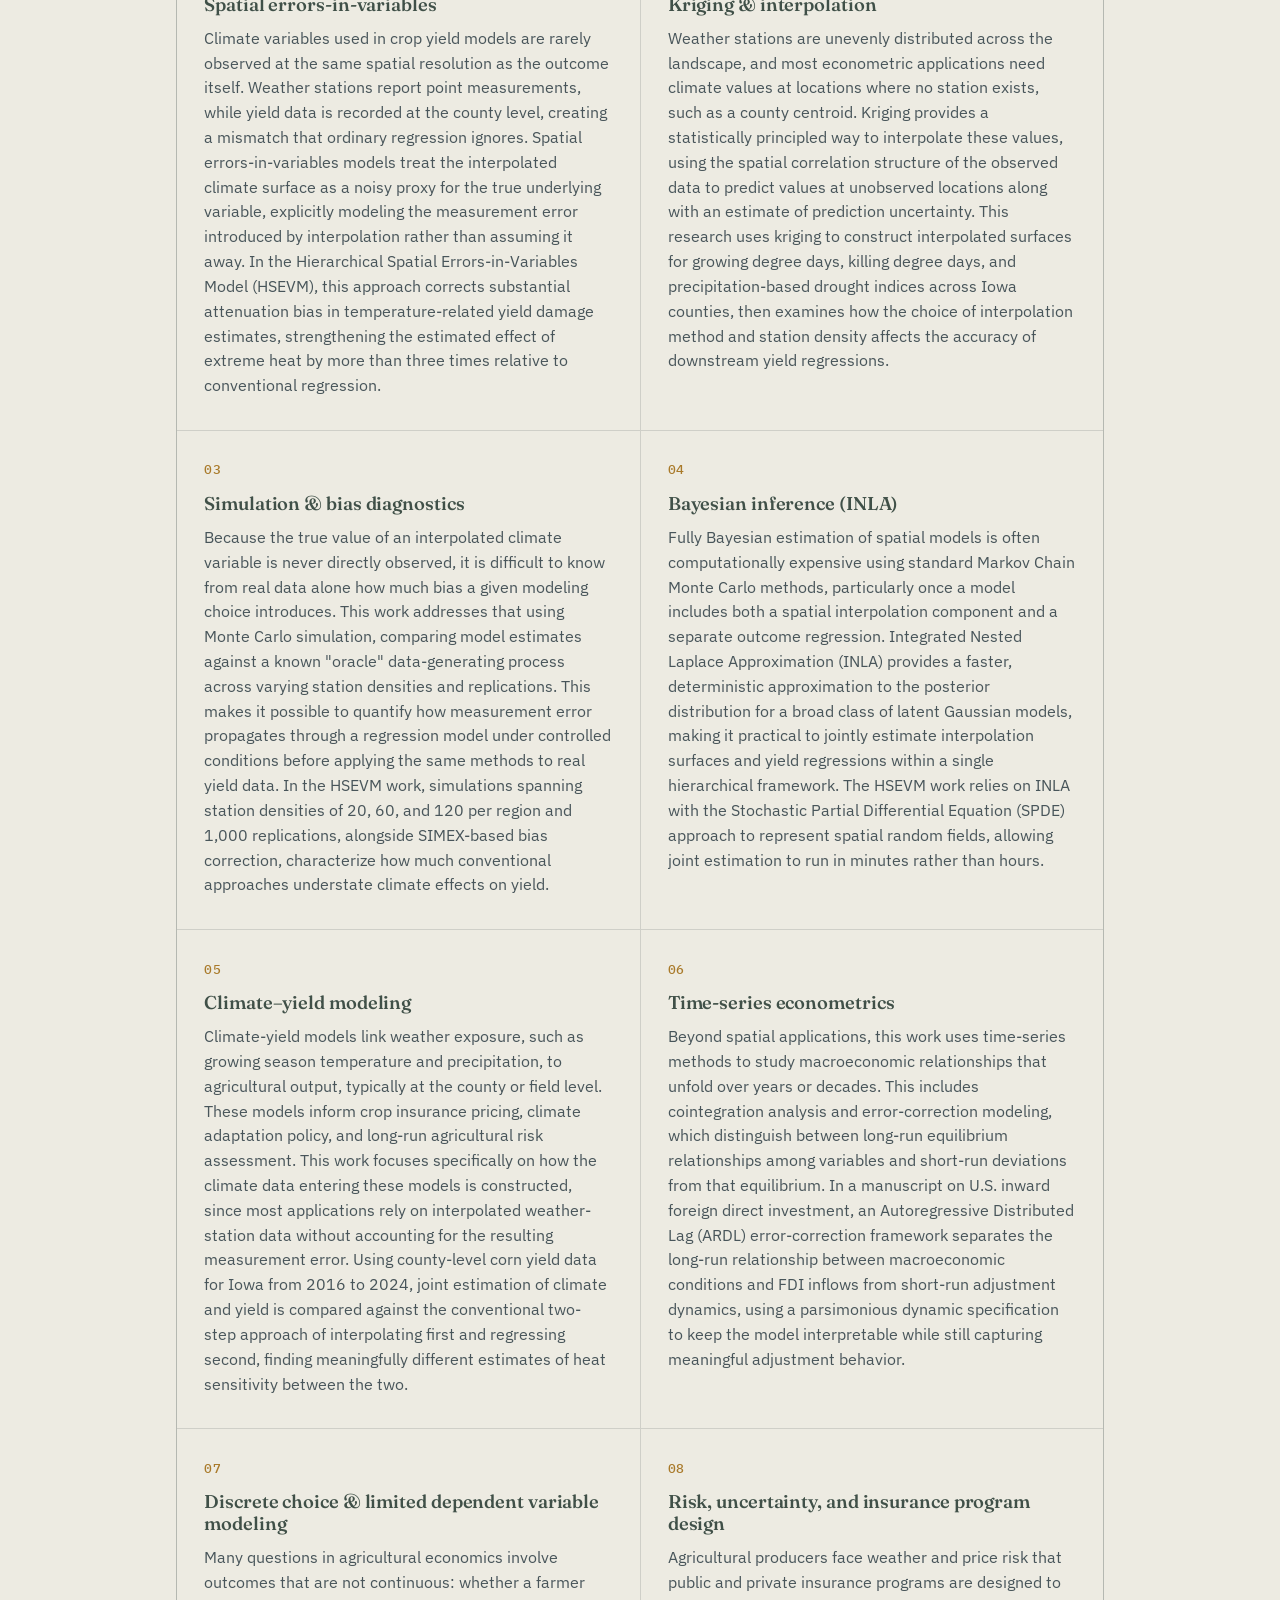
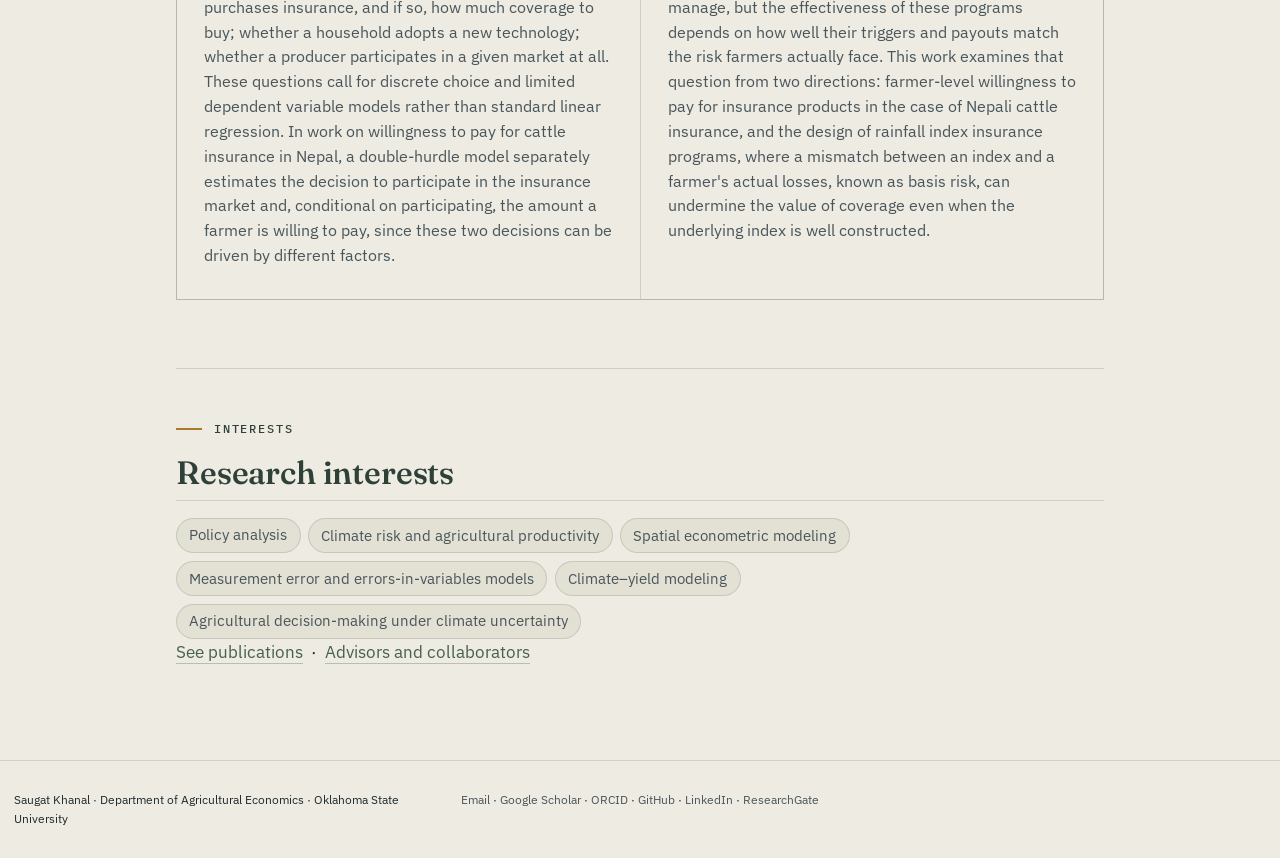
<file: research.html>
<!DOCTYPE html>
<html xmlns="http://www.w3.org/1999/xhtml" lang="en" xml:lang="en"><head>

<meta charset="utf-8">
<meta name="generator" content="quarto-1.10.18">

<meta name="viewport" content="width=device-width, initial-scale=1.0, user-scalable=yes">

<meta name="description" content="Spatial errors-in-variables models, kriging, Bayesian inference with INLA, and climate–yield estimation.">

<title>Research – Saugat Khanal</title>
<style>
/* Default styles provided by pandoc.
** See https://pandoc.org/MANUAL.html#variables-for-html for config info.
*/
span.smallcaps{font-variant: small-caps;}
div.columns{display: flex; gap: 1.5em;}
div.column{flex: auto;}
@media screen {
div.columns{gap: min(4vw, 1.5em);}
div.column{overflow-x: auto;}
}
div.hanging-indent{margin-left: 1.5em; text-indent: -1.5em;}
ul.task-list{list-style: none;}
ul.task-list li input[type="checkbox"] {
  width: 0.8em;
  margin: 0 0.8em 0.2em -1em; /* quarto-specific, see https://github.com/quarto-dev/quarto-cli/issues/4556 */ 
  vertical-align: middle;
}
</style>


<script src="site_libs/quarto-nav/quarto-nav.js"></script>
<script src="site_libs/quarto-nav/headroom.min.js"></script>
<link href="./assets/images/favicon.svg" rel="icon" type="image/svg+xml">
<script src="site_libs/clipboard/clipboard.min.js"></script>
<script src="site_libs/quarto-html/quarto.js" type="module"></script>
<script src="site_libs/quarto-html/tabsets/tabsets.js" type="module"></script>
<script src="site_libs/quarto-html/popper.min.js"></script>
<script src="site_libs/quarto-html/tippy.umd.min.js"></script>
<link href="site_libs/quarto-html/tippy.css" rel="stylesheet">
<link href="site_libs/quarto-html/quarto-syntax-highlighting-c7e68cbf4fd09285039b7e9a23f813c3.css" rel="stylesheet" id="quarto-text-highlighting-styles">
<script src="site_libs/bootstrap/bootstrap.min.js"></script>
<link href="site_libs/bootstrap/bootstrap-icons.css" rel="stylesheet">
<link href="site_libs/bootstrap/bootstrap-620105c1d17b8cbf65cfc1bab21696d0.min.css" rel="stylesheet" append-hash="true" id="quarto-bootstrap" data-mode="light">
<script id="quarto-search-options" type="application/json">{
  "language": {
    "search-no-results-text": "No results",
    "search-matching-documents-text": "matching documents",
    "search-copy-link-title": "Copy link to search",
    "search-hide-matches-text": "Hide additional matches",
    "search-more-match-text": "more match in this document",
    "search-more-matches-text": "more matches in this document",
    "search-clear-button-title": "Clear",
    "search-text-placeholder": "",
    "search-detached-cancel-button-title": "Cancel",
    "search-submit-button-title": "Submit",
    "search-label": "Search"
  }
}</script>
<link rel="preconnect" href="https://fonts.googleapis.com">
<link rel="preconnect" href="https://fonts.gstatic.com" crossorigin="">
<link href="https://fonts.googleapis.com/css2?family=Fraunces:opsz,wght@9..144,400;9..144,500;9..144,600&amp;family=IBM+Plex+Mono:wght@400;500&amp;family=IBM+Plex+Sans:ital,wght@0,400;0,500;0,600;1,400&amp;display=swap" rel="stylesheet">
<meta name="author" content="Saugat Khanal">


<meta property="og:title" content="Research – Saugat Khanal">
<meta property="og:description" content="Spatial errors-in-variables models, kriging, Bayesian inference with INLA, and climate–yield estimation.">
<meta property="og:site_name" content="Saugat Khanal">
</head>

<body class="nav-fixed fullcontent quarto-light">

<div id="quarto-search-results"></div>
  <header id="quarto-header" class="headroom fixed-top">
    <nav class="navbar navbar-expand-lg " data-bs-theme="dark">
      <div class="navbar-container container-fluid">
      <div class="navbar-brand-container mx-auto">
    <a class="navbar-brand" href="./index.html">
    <span class="navbar-title">Saugat Khanal</span>
    </a>
  </div>
          <button class="navbar-toggler" type="button" data-bs-toggle="collapse" data-bs-target="#navbarCollapse" aria-controls="navbarCollapse" role="menu" aria-expanded="false" aria-label="Toggle navigation" onclick="if (window.quartoToggleHeadroom) { window.quartoToggleHeadroom(); }">
  <span class="navbar-toggler-icon"></span>
</button>
          <div class="collapse navbar-collapse" id="navbarCollapse">
            <ul class="navbar-nav navbar-nav-scroll me-auto">
  <li class="nav-item">
    <a class="nav-link" href="./index.html"> 
<span class="menu-text">Home</span></a>
  </li>  
  <li class="nav-item">
    <a class="nav-link active" href="./research.html" aria-current="page"> 
<span class="menu-text">Research</span></a>
  </li>  
  <li class="nav-item">
    <a class="nav-link" href="./publications.html"> 
<span class="menu-text">Publications</span></a>
  </li>  
  <li class="nav-item">
    <a class="nav-link" href="./advisors.html"> 
<span class="menu-text">Advisors</span></a>
  </li>  
  <li class="nav-item">
    <a class="nav-link" href="./conferences.html"> 
<span class="menu-text">Conferences</span></a>
  </li>  
  <li class="nav-item">
    <a class="nav-link" href="./courses.html"> 
<span class="menu-text">Courses</span></a>
  </li>  
  <li class="nav-item">
    <a class="nav-link" href="./cv.html"> 
<span class="menu-text">CV</span></a>
  </li>  
  <li class="nav-item">
    <a class="nav-link" href="./contact.html"> 
<span class="menu-text">Contact</span></a>
  </li>  
</ul>
          </div> <!-- /navcollapse -->
            <div class="quarto-navbar-tools">
</div>
      </div> <!-- /container-fluid -->
    </nav>
</header>
<!-- content -->
<div id="quarto-content" class="quarto-container page-columns page-rows-contents page-layout-article page-navbar">
<!-- sidebar -->
<!-- margin-sidebar -->
    
<!-- main -->
<main class="content" id="quarto-document-content">

<header id="title-block-header" class="quarto-title-block default">
<div class="quarto-title">
<h1 class="title">Research</h1>
</div>

<div>
  <div class="description">
    Spatial errors-in-variables models, kriging, Bayesian inference with INLA, and climate–yield estimation.
  </div>
</div>


<div class="quarto-title-meta">

    
  
    
  </div>
  


</header>


<div class="eyebrow">Overview</div>
<p>Saugat Khanal is a Ph.D.&nbsp;student in Agricultural Economics at Oklahoma State University. His research spans spatial econometrics, policy analysis, time-series econometrics, and risk, uncertainty, and insurance programs. His current work addresses interpolation-induced bias in the climate variables used to estimate crop yield response, developing spatial errors-in-variables models that correct for measurement error introduced when weather station data is interpolated onto county-level administrative units. He holds an M.S. in Agricultural Economics from Oklahoma State University and a B.Sc. in Agriculture from the Agriculture and Forestry University, Rampur, Nepal.</p>
<div class="section-head">
  <div class="eyebrow">Doctoral work</div>
  <h2>Hierarchical Spatial Errors-in-Variables Model</h2>
</div>
<p>Khanal works under Dr.&nbsp;Dayton Lambert, Sparks Chair in Agricultural Sciences at Oklahoma State University, on a Hierarchical Spatial Errors-in-Variables Model (HSEVM) for crop yield estimation. The project jointly estimates kriged interpolation surfaces for climate variables alongside county-level yield regressions, using Bayesian inference through the Integrated Nested Laplace Approximation (INLA). Lambert has directed key modeling decisions on the project, including the use of county centroid polynomial coordinates as instruments to address the Modifiable Areal Unit Problem and spatial support misalignment between weather stations and county boundaries.</p>
<div class="section-head">
  <div class="eyebrow">Master's work</div>
  <h2>Wine grape economics in the Southern Great Plains</h2>
</div>
<p>During his Master’s degree, Khanal worked under Dr.&nbsp;Courtney Bir, Associate Professor of Agricultural Economics at Oklahoma State University. His thesis examined the economic feasibility of wine grape and vine production in the Southern Great Plains region of Oklahoma, evaluating establishment costs, yield expectations, and breakeven economics for prospective growers. That work developed into the manuscript “Economic Feasibility of Wine Grape Cultivation in the Southern Great Plains,” coauthored with Bir and Aaron Essary, currently under review at the <em>Journal of Agricultural and Applied Economics</em>.</p>
<div class="section-head">
  <div class="eyebrow">Methods</div>
  <h2>Modeling expertise</h2>
</div>
<div class="method-grid">
  <div class="method">
    <span class="method__index">01</span>
    <h3 class="method__title">Spatial errors-in-variables</h3>
    <p class="method__body">
      Climate variables used in crop yield models are rarely observed at the
      same spatial resolution as the outcome itself. Weather stations report
      point measurements, while yield data is recorded at the county level,
      creating a mismatch that ordinary regression ignores. Spatial
      errors-in-variables models treat the interpolated climate surface as a
      noisy proxy for the true underlying variable, explicitly modeling the
      measurement error introduced by interpolation rather than assuming it
      away. In the Hierarchical Spatial Errors-in-Variables Model (HSEVM), this
      approach corrects substantial attenuation bias in temperature-related
      yield damage estimates, strengthening the estimated effect of extreme heat
      by more than three times relative to conventional regression.
    </p>
  </div>
  <div class="method">
    <span class="method__index">02</span>
    <h3 class="method__title">Kriging &amp; interpolation</h3>
    <p class="method__body">
      Weather stations are unevenly distributed across the landscape, and most
      econometric applications need climate values at locations where no station
      exists, such as a county centroid. Kriging provides a statistically
      principled way to interpolate these values, using the spatial correlation
      structure of the observed data to predict values at unobserved locations
      along with an estimate of prediction uncertainty. This research uses
      kriging to construct interpolated surfaces for growing degree days,
      killing degree days, and precipitation-based drought indices across Iowa
      counties, then examines how the choice of interpolation method and station
      density affects the accuracy of downstream yield regressions.
    </p>
  </div>
  <div class="method">
    <span class="method__index">03</span>
    <h3 class="method__title">Simulation &amp; bias diagnostics</h3>
    <p class="method__body">
      Because the true value of an interpolated climate variable is never
      directly observed, it is difficult to know from real data alone how much
      bias a given modeling choice introduces. This work addresses that using
      Monte Carlo simulation, comparing model estimates against a known "oracle"
      data-generating process across varying station densities and replications.
      This makes it possible to quantify how measurement error propagates
      through a regression model under controlled conditions before applying the
      same methods to real yield data. In the HSEVM work, simulations spanning
      station densities of 20, 60, and 120 per region and 1,000 replications,
      alongside SIMEX-based bias correction, characterize how much conventional
      approaches understate climate effects on yield.
    </p>
  </div>
  <div class="method">
    <span class="method__index">04</span>
    <h3 class="method__title">Bayesian inference (INLA)</h3>
    <p class="method__body">
      Fully Bayesian estimation of spatial models is often computationally
      expensive using standard Markov Chain Monte Carlo methods, particularly
      once a model includes both a spatial interpolation component and a
      separate outcome regression. Integrated Nested Laplace Approximation
      (INLA) provides a faster, deterministic approximation to the posterior
      distribution for a broad class of latent Gaussian models, making it
      practical to jointly estimate interpolation surfaces and yield regressions
      within a single hierarchical framework. The HSEVM work relies on INLA with
      the Stochastic Partial Differential Equation (SPDE) approach to represent
      spatial random fields, allowing joint estimation to run in minutes rather
      than hours.
    </p>
  </div>
  <div class="method">
    <span class="method__index">05</span>
    <h3 class="method__title">Climate–yield modeling</h3>
    <p class="method__body">
      Climate-yield models link weather exposure, such as growing season
      temperature and precipitation, to agricultural output, typically at the
      county or field level. These models inform crop insurance pricing, climate
      adaptation policy, and long-run agricultural risk assessment. This work
      focuses specifically on how the climate data entering these models is
      constructed, since most applications rely on interpolated weather-station
      data without accounting for the resulting measurement error. Using
      county-level corn yield data for Iowa from 2016 to 2024, joint estimation
      of climate and yield is compared against the conventional two-step
      approach of interpolating first and regressing second, finding
      meaningfully different estimates of heat sensitivity between the two.
    </p>
  </div>
  <div class="method">
    <span class="method__index">06</span>
    <h3 class="method__title">Time-series econometrics</h3>
    <p class="method__body">
      Beyond spatial applications, this work uses time-series methods to study
      macroeconomic relationships that unfold over years or decades. This
      includes cointegration analysis and error-correction modeling, which
      distinguish between long-run equilibrium relationships among variables and
      short-run deviations from that equilibrium. In a manuscript on U.S. inward
      foreign direct investment, an Autoregressive Distributed Lag (ARDL)
      error-correction framework separates the long-run relationship between
      macroeconomic conditions and FDI inflows from short-run adjustment
      dynamics, using a parsimonious dynamic specification to keep the model
      interpretable while still capturing meaningful adjustment behavior.
    </p>
  </div>
  <div class="method">
    <span class="method__index">07</span>
    <h3 class="method__title">Discrete choice &amp; limited dependent variable modeling</h3>
    <p class="method__body">
      Many questions in agricultural economics involve outcomes that are not
      continuous: whether a farmer purchases insurance, and if so, how much
      coverage to buy; whether a household adopts a new technology; whether a
      producer participates in a given market at all. These questions call for
      discrete choice and limited dependent variable models rather than standard
      linear regression. In work on willingness to pay for cattle insurance in
      Nepal, a double-hurdle model separately estimates the decision to
      participate in the insurance market and, conditional on participating, the
      amount a farmer is willing to pay, since these two decisions can be driven
      by different factors.
    </p>
  </div>
  <div class="method">
    <span class="method__index">08</span>
    <h3 class="method__title">Risk, uncertainty, and insurance program design</h3>
    <p class="method__body">
      Agricultural producers face weather and price risk that public and private
      insurance programs are designed to manage, but the effectiveness of these
      programs depends on how well their triggers and payouts match the risk
      farmers actually face. This work examines that question from two
      directions: farmer-level willingness to pay for insurance products in the
      case of Nepali cattle insurance, and the design of rainfall index
      insurance programs, where a mismatch between an index and a farmer's
      actual losses, known as basis risk, can undermine the value of coverage
      even when the underlying index is well constructed.
    </p>
  </div>
</div>
<div class="section-head">
  <div class="eyebrow">Interests</div>
  <h2>Research interests</h2>
</div>
<ul class="chips">
  <li>Policy analysis</li>
  <li>Climate risk and agricultural productivity</li>
  <li>Spatial econometric modeling</li>
  <li>Measurement error and errors-in-variables models</li>
  <li>Climate–yield modeling</li>
  <li>Agricultural decision-making under climate uncertainty</li>
</ul>
<p><a href="./publications.html">See publications</a> &nbsp;·&nbsp; <a href="./advisors.html">Advisors and collaborators</a></p>



</main> <!-- /main -->
<script id="quarto-html-after-body" type="application/javascript">
  window.document.addEventListener("DOMContentLoaded", function (event) {
    const isCodeAnnotation = (el) => {
      for (const clz of el.classList) {
        if (clz.startsWith('code-annotation-')) {                     
          return true;
        }
      }
      return false;
    }
    const onCopySuccess = function(e) {
      // button target
      const button = e.trigger;
      // don't keep focus
      button.blur();
      // flash "checked"
      button.classList.add('code-copy-button-checked');
      var currentTitle = button.getAttribute("title");
      button.setAttribute("title", "Copied!");
      let tooltip;
      if (window.bootstrap) {
        button.setAttribute("data-bs-toggle", "tooltip");
        button.setAttribute("data-bs-placement", "left");
        button.setAttribute("data-bs-title", "Copied!");
        tooltip = new bootstrap.Tooltip(button, 
          { trigger: "manual", 
            customClass: "code-copy-button-tooltip",
            offset: [0, -8]});
        tooltip.show();    
      }
      setTimeout(function() {
        if (tooltip) {
          tooltip.hide();
          button.removeAttribute("data-bs-title");
          button.removeAttribute("data-bs-toggle");
          button.removeAttribute("data-bs-placement");
        }
        button.setAttribute("title", currentTitle);
        button.classList.remove('code-copy-button-checked');
      }, 1000);
      // clear code selection
      e.clearSelection();
    }
    const getTextToCopy = function(trigger) {
      const outerScaffold = trigger.parentElement.cloneNode(true);
      const codeEl = outerScaffold.querySelector('code');
      for (const childEl of codeEl.children) {
        if (isCodeAnnotation(childEl)) {
          childEl.remove();
        }
      }
      return codeEl.innerText;
    }
    const clipboard = new window.ClipboardJS('.code-copy-button:not([data-in-quarto-modal])', {
      text: getTextToCopy
    });
    clipboard.on('success', onCopySuccess);
    if (window.document.getElementById('quarto-embedded-source-code-modal')) {
      const clipboardModal = new window.ClipboardJS('.code-copy-button[data-in-quarto-modal]', {
        text: getTextToCopy,
        container: window.document.getElementById('quarto-embedded-source-code-modal')
      });
      clipboardModal.on('success', onCopySuccess);
    }
      var localhostRegex = new RegExp(/^(?:http|https):\/\/localhost\:?[0-9]*\//);
      var mailtoRegex = new RegExp(/^mailto:/);
        var filterRegex = new RegExp("https:\/\/saugatkhanal\.com");
      var isInternal = (href) => {
          return filterRegex.test(href) || localhostRegex.test(href) || mailtoRegex.test(href);
      }
      // Inspect non-navigation links and adorn them if external
     var links = window.document.querySelectorAll('a[href]:not(.nav-link):not(.navbar-brand):not(.toc-action):not(.sidebar-link):not(.sidebar-item-toggle):not(.pagination-link):not(.no-external):not([aria-hidden]):not(.dropdown-item):not(.quarto-navigation-tool):not(.about-link)');
      for (var i=0; i<links.length; i++) {
        const link = links[i];
        if (!isInternal(link.href)) {
          // undo the damage that might have been done by quarto-nav.js in the case of
          // links that we want to consider external
          if (link.dataset.originalHref !== undefined) {
            link.href = link.dataset.originalHref;
          }
            // target, if specified
            link.setAttribute("target", "_blank");
            if (link.getAttribute("rel") === null) {
              link.setAttribute("rel", "noopener");
            }
        }
      }
    function tippyHover(el, contentFn, onTriggerFn, onUntriggerFn) {
      const config = {
        allowHTML: true,
        maxWidth: 500,
        delay: 100,
        arrow: false,
        appendTo: function(el) {
            return el.parentElement;
        },
        interactive: true,
        interactiveBorder: 10,
        theme: 'quarto',
        placement: 'bottom-start',
      };
      if (contentFn) {
        config.content = contentFn;
      }
      if (onTriggerFn) {
        config.onTrigger = onTriggerFn;
      }
      if (onUntriggerFn) {
        config.onUntrigger = onUntriggerFn;
      }
      window.tippy(el, config); 
    }
    const noterefs = window.document.querySelectorAll('a[role="doc-noteref"]');
    for (var i=0; i<noterefs.length; i++) {
      const ref = noterefs[i];
      tippyHover(ref, function() {
        // use id or data attribute instead here
        let href = ref.getAttribute('data-footnote-href') || ref.getAttribute('href');
        try { href = new URL(href).hash; } catch {}
        const id = href.replace(/^#\/?/, "");
        const note = window.document.getElementById(id);
        if (note) {
          return note.innerHTML;
        } else {
          return "";
        }
      });
    }
    const xrefs = window.document.querySelectorAll('a.quarto-xref');
    const processXRef = (id, note) => {
      // Strip column container classes
      const stripColumnClz = (el) => {
        el.classList.remove("page-full", "page-columns");
        if (el.children) {
          for (const child of el.children) {
            stripColumnClz(child);
          }
        }
      }
      stripColumnClz(note)
      if (id === null || id.startsWith('sec-')) {
        // Special case sections, only their first couple elements
        const container = document.createElement("div");
        if (note.children && note.children.length > 2) {
          container.appendChild(note.children[0].cloneNode(true));
          for (let i = 1; i < note.children.length; i++) {
            const child = note.children[i];
            if (child.tagName === "P" && child.innerText === "") {
              continue;
            } else {
              container.appendChild(child.cloneNode(true));
              break;
            }
          }
          if (window.Quarto?.typesetMath) {
            window.Quarto.typesetMath(container);
          }
          return container.innerHTML
        } else {
          if (window.Quarto?.typesetMath) {
            window.Quarto.typesetMath(note);
          }
          return note.innerHTML;
        }
      } else {
        // Remove any anchor links if they are present
        const anchorLink = note.querySelector('a.anchorjs-link');
        if (anchorLink) {
          anchorLink.remove();
        }
        if (window.Quarto?.typesetMath) {
          window.Quarto.typesetMath(note);
        }
        if (note.classList.contains("callout")) {
          return note.outerHTML;
        } else {
          return note.innerHTML;
        }
      }
    }
    for (var i=0; i<xrefs.length; i++) {
      const xref = xrefs[i];
      tippyHover(xref, undefined, function(instance) {
        instance.disable();
        let url = xref.getAttribute('href');
        let hash = undefined; 
        if (url.startsWith('#')) {
          hash = url;
        } else {
          try { hash = new URL(url).hash; } catch {}
        }
        if (hash) {
          const id = hash.replace(/^#\/?/, "");
          const note = window.document.getElementById(id);
          if (note !== null) {
            try {
              const html = processXRef(id, note.cloneNode(true));
              instance.setContent(html);
            } finally {
              instance.enable();
              instance.show();
            }
          } else {
            // See if we can fetch this
            fetch(url.split('#')[0])
            .then(res => res.text())
            .then(html => {
              const parser = new DOMParser();
              const htmlDoc = parser.parseFromString(html, "text/html");
              const note = htmlDoc.getElementById(id);
              if (note !== null) {
                const html = processXRef(id, note);
                instance.setContent(html);
              } 
            }).finally(() => {
              instance.enable();
              instance.show();
            });
          }
        } else {
          // See if we can fetch a full url (with no hash to target)
          // This is a special case and we should probably do some content thinning / targeting
          fetch(url)
          .then(res => res.text())
          .then(html => {
            const parser = new DOMParser();
            const htmlDoc = parser.parseFromString(html, "text/html");
            const note = htmlDoc.querySelector('main.content');
            if (note !== null) {
              // This should only happen for chapter cross references
              // (since there is no id in the URL)
              // remove the first header
              if (note.children.length > 0 && note.children[0].tagName === "HEADER") {
                note.children[0].remove();
              }
              const html = processXRef(null, note);
              instance.setContent(html);
            } 
          }).finally(() => {
            instance.enable();
            instance.show();
          });
        }
      }, function(instance) {
      });
    }
        let selectedAnnoteEl;
        const selectorForAnnotation = ( cell, annotation) => {
          let cellAttr = 'data-code-cell="' + cell + '"';
          let lineAttr = 'data-code-annotation="' +  annotation + '"';
          const selector = 'span[' + cellAttr + '][' + lineAttr + ']';
          return selector;
        }
        const selectCodeLines = (annoteEl) => {
          const doc = window.document;
          const targetCell = annoteEl.getAttribute("data-target-cell");
          const targetAnnotation = annoteEl.getAttribute("data-target-annotation");
          const annoteSpan = window.document.querySelector(selectorForAnnotation(targetCell, targetAnnotation));
          const lines = annoteSpan.getAttribute("data-code-lines").split(",");
          const lineIds = lines.map((line) => {
            return targetCell + "-" + line;
          })
          let top = null;
          let height = null;
          let parent = null;
          if (lineIds.length > 0) {
              //compute the position of the single el (top and bottom and make a div)
              const el = window.document.getElementById(lineIds[0]);
              top = el.offsetTop;
              height = el.offsetHeight;
              parent = el.parentElement.parentElement;
            if (lineIds.length > 1) {
              const lastEl = window.document.getElementById(lineIds[lineIds.length - 1]);
              const bottom = lastEl.offsetTop + lastEl.offsetHeight;
              height = bottom - top;
            }
            if (top !== null && height !== null && parent !== null) {
              // cook up a div (if necessary) and position it 
              let div = window.document.getElementById("code-annotation-line-highlight");
              if (div === null) {
                div = window.document.createElement("div");
                div.setAttribute("id", "code-annotation-line-highlight");
                div.style.position = 'absolute';
                parent.appendChild(div);
              }
              div.style.top = top - 2 + "px";
              div.style.height = height + 4 + "px";
              div.style.left = 0;
              let gutterDiv = window.document.getElementById("code-annotation-line-highlight-gutter");
              if (gutterDiv === null) {
                gutterDiv = window.document.createElement("div");
                gutterDiv.setAttribute("id", "code-annotation-line-highlight-gutter");
                gutterDiv.style.position = 'absolute';
                const codeCell = window.document.getElementById(targetCell);
                const gutter = codeCell.querySelector('.code-annotation-gutter');
                gutter.appendChild(gutterDiv);
              }
              gutterDiv.style.top = top - 2 + "px";
              gutterDiv.style.height = height + 4 + "px";
            }
            selectedAnnoteEl = annoteEl;
          }
        };
        const unselectCodeLines = () => {
          const elementsIds = ["code-annotation-line-highlight", "code-annotation-line-highlight-gutter"];
          elementsIds.forEach((elId) => {
            const div = window.document.getElementById(elId);
            if (div) {
              div.remove();
            }
          });
          selectedAnnoteEl = undefined;
        };
          // Handle positioning of the toggle
      window.addEventListener(
        "resize",
        throttle(() => {
          elRect = undefined;
          if (selectedAnnoteEl) {
            selectCodeLines(selectedAnnoteEl);
          }
        }, 10)
      );
      function throttle(fn, ms) {
      let throttle = false;
      let timer;
        return (...args) => {
          if(!throttle) { // first call gets through
              fn.apply(this, args);
              throttle = true;
          } else { // all the others get throttled
              if(timer) clearTimeout(timer); // cancel #2
              timer = setTimeout(() => {
                fn.apply(this, args);
                timer = throttle = false;
              }, ms);
          }
        };
      }
        // Attach click handler to the DT
        const annoteDls = window.document.querySelectorAll('dt[data-target-cell]');
        for (const annoteDlNode of annoteDls) {
          annoteDlNode.addEventListener('click', (event) => {
            const clickedEl = event.target;
            if (clickedEl !== selectedAnnoteEl) {
              unselectCodeLines();
              const activeEl = window.document.querySelector('dt[data-target-cell].code-annotation-active');
              if (activeEl) {
                activeEl.classList.remove('code-annotation-active');
              }
              selectCodeLines(clickedEl);
              clickedEl.classList.add('code-annotation-active');
            } else {
              // Unselect the line
              unselectCodeLines();
              clickedEl.classList.remove('code-annotation-active');
            }
          });
        }
    const findCites = (el) => {
      const parentEl = el.parentElement;
      if (parentEl) {
        const cites = parentEl.dataset.cites;
        if (cites) {
          return {
            el,
            cites: cites.split(' ')
          };
        } else {
          return findCites(el.parentElement)
        }
      } else {
        return undefined;
      }
    };
    var bibliorefs = window.document.querySelectorAll('a[role="doc-biblioref"]');
    for (var i=0; i<bibliorefs.length; i++) {
      const ref = bibliorefs[i];
      const citeInfo = findCites(ref);
      if (citeInfo) {
        tippyHover(citeInfo.el, function() {
          var popup = window.document.createElement('div');
          citeInfo.cites.forEach(function(cite) {
            var citeDiv = window.document.createElement('div');
            citeDiv.classList.add('hanging-indent');
            citeDiv.classList.add('csl-entry');
            var biblioDiv = window.document.getElementById('ref-' + cite);
            if (biblioDiv) {
              citeDiv.innerHTML = biblioDiv.innerHTML;
            }
            popup.appendChild(citeDiv);
          });
          return popup.innerHTML;
        });
      }
    }
  });
  </script>
</div> <!-- /content -->
<footer class="footer">
  <div class="nav-footer">
    <div class="nav-footer-left">
<p>Saugat Khanal · Department of Agricultural Economics · Oklahoma State University</p>
</div>   
    <div class="nav-footer-center">
<p><a href="mailto:saugat.khanal@okstate.edu">Email</a> · <a href="https://scholar.google.com/citations?user=a7dtE0YAAAAJ&amp;hl=en">Google Scholar</a> · <a href="https://orcid.org/0000-0002-9146-7428">ORCID</a> · <a href="https://github.com/Saugat2000">GitHub</a> · <a href="https://www.linkedin.com/in/saugat-khanal-714090275/">LinkedIn</a> · <a href="https://www.researchgate.net/profile/Saugat-Khanal-3?ev=hdr_xprf">ResearchGate</a></p>
</div>
    <div class="nav-footer-right">
      &nbsp;
    </div>
  </div>
</footer>




</body></html>
</file>
<file: site_libs/quarto-html/tippy.css>
.tippy-box[data-animation=fade][data-state=hidden]{opacity:0}[data-tippy-root]{max-width:calc(100vw - 10px)}.tippy-box{position:relative;background-color:#333;color:#fff;border-radius:4px;font-size:14px;line-height:1.4;white-space:normal;outline:0;transition-property:transform,visibility,opacity}.tippy-box[data-placement^=top]>.tippy-arrow{bottom:0}.tippy-box[data-placement^=top]>.tippy-arrow:before{bottom:-7px;left:0;border-width:8px 8px 0;border-top-color:initial;transform-origin:center top}.tippy-box[data-placement^=bottom]>.tippy-arrow{top:0}.tippy-box[data-placement^=bottom]>.tippy-arrow:before{top:-7px;left:0;border-width:0 8px 8px;border-bottom-color:initial;transform-origin:center bottom}.tippy-box[data-placement^=left]>.tippy-arrow{right:0}.tippy-box[data-placement^=left]>.tippy-arrow:before{border-width:8px 0 8px 8px;border-left-color:initial;right:-7px;transform-origin:center left}.tippy-box[data-placement^=right]>.tippy-arrow{left:0}.tippy-box[data-placement^=right]>.tippy-arrow:before{left:-7px;border-width:8px 8px 8px 0;border-right-color:initial;transform-origin:center right}.tippy-box[data-inertia][data-state=visible]{transition-timing-function:cubic-bezier(.54,1.5,.38,1.11)}.tippy-arrow{width:16px;height:16px;color:#333}.tippy-arrow:before{content:"";position:absolute;border-color:transparent;border-style:solid}.tippy-content{position:relative;padding:5px 9px;z-index:1}
</file>
<file: site_libs/quarto-html/quarto-syntax-highlighting-c7e68cbf4fd09285039b7e9a23f813c3.css>
/* quarto syntax highlight colors */
:root {
  --quarto-hl-ot-color: #003B4F;
  --quarto-hl-at-color: #657422;
  --quarto-hl-ss-color: #20794D;
  --quarto-hl-an-color: #5E5E5E;
  --quarto-hl-fu-color: #4758AB;
  --quarto-hl-st-color: #20794D;
  --quarto-hl-cf-color: #003B4F;
  --quarto-hl-op-color: #5E5E5E;
  --quarto-hl-er-color: #AD0000;
  --quarto-hl-bn-color: #AD0000;
  --quarto-hl-al-color: #AD0000;
  --quarto-hl-va-color: #111111;
  --quarto-hl-bu-color: inherit;
  --quarto-hl-ex-color: inherit;
  --quarto-hl-pp-color: #AD0000;
  --quarto-hl-in-color: #5E5E5E;
  --quarto-hl-vs-color: #20794D;
  --quarto-hl-wa-color: #5E5E5E;
  --quarto-hl-do-color: #5E5E5E;
  --quarto-hl-im-color: #00769E;
  --quarto-hl-ch-color: #20794D;
  --quarto-hl-dt-color: #AD0000;
  --quarto-hl-fl-color: #AD0000;
  --quarto-hl-co-color: #5E5E5E;
  --quarto-hl-cv-color: #5E5E5E;
  --quarto-hl-cn-color: #8f5902;
  --quarto-hl-sc-color: #5E5E5E;
  --quarto-hl-dv-color: #AD0000;
  --quarto-hl-kw-color: #003B4F;
}

/* other quarto variables */
:root {
  --quarto-font-monospace: "IBM Plex Mono", ui-monospace, SFMono-Regular, Menlo, monospace;
}

/* syntax highlight based on Pandoc's rules */
pre > code.sourceCode > span {
  color: #003B4F;
}

code.sourceCode > span {
  color: #003B4F;
}

div.sourceCode,
div.sourceCode pre.sourceCode {
  color: #003B4F;
}

/* Normal */
code span {
  color: #003B4F;
}

/* Alert */
code span.al {
  color: #AD0000;
  font-style: inherit;
}

/* Annotation */
code span.an {
  color: #5E5E5E;
  font-style: inherit;
}

/* Attribute */
code span.at {
  color: #657422;
  font-style: inherit;
}

/* BaseN */
code span.bn {
  color: #AD0000;
  font-style: inherit;
}

/* BuiltIn */
code span.bu {
  font-style: inherit;
}

/* ControlFlow */
code span.cf {
  color: #003B4F;
  font-weight: bold;
  font-style: inherit;
}

/* Char */
code span.ch {
  color: #20794D;
  font-style: inherit;
}

/* Constant */
code span.cn {
  color: #8f5902;
  font-style: inherit;
}

/* Comment */
code span.co {
  color: #5E5E5E;
  font-style: inherit;
}

/* CommentVar */
code span.cv {
  color: #5E5E5E;
  font-style: italic;
}

/* Documentation */
code span.do {
  color: #5E5E5E;
  font-style: italic;
}

/* DataType */
code span.dt {
  color: #AD0000;
  font-style: inherit;
}

/* DecVal */
code span.dv {
  color: #AD0000;
  font-style: inherit;
}

/* Error */
code span.er {
  color: #AD0000;
  font-style: inherit;
}

/* Extension */
code span.ex {
  font-style: inherit;
}

/* Float */
code span.fl {
  color: #AD0000;
  font-style: inherit;
}

/* Function */
code span.fu {
  color: #4758AB;
  font-style: inherit;
}

/* Import */
code span.im {
  color: #00769E;
  font-style: inherit;
}

/* Information */
code span.in {
  color: #5E5E5E;
  font-style: inherit;
}

/* Keyword */
code span.kw {
  color: #003B4F;
  font-weight: bold;
  font-style: inherit;
}

/* Operator */
code span.op {
  color: #5E5E5E;
  font-style: inherit;
}

/* Other */
code span.ot {
  color: #003B4F;
  font-style: inherit;
}

/* Preprocessor */
code span.pp {
  color: #AD0000;
  font-style: inherit;
}

/* SpecialChar */
code span.sc {
  color: #5E5E5E;
  font-style: inherit;
}

/* SpecialString */
code span.ss {
  color: #20794D;
  font-style: inherit;
}

/* String */
code span.st {
  color: #20794D;
  font-style: inherit;
}

/* Variable */
code span.va {
  color: #111111;
  font-style: inherit;
}

/* VerbatimString */
code span.vs {
  color: #20794D;
  font-style: inherit;
}

/* Warning */
code span.wa {
  color: #5E5E5E;
  font-style: italic;
}

.prevent-inlining {
  content: "</";
}

/*# sourceMappingURL=ad1916037b5cce92d3f12db78d964d9b.css.map */
</file>
